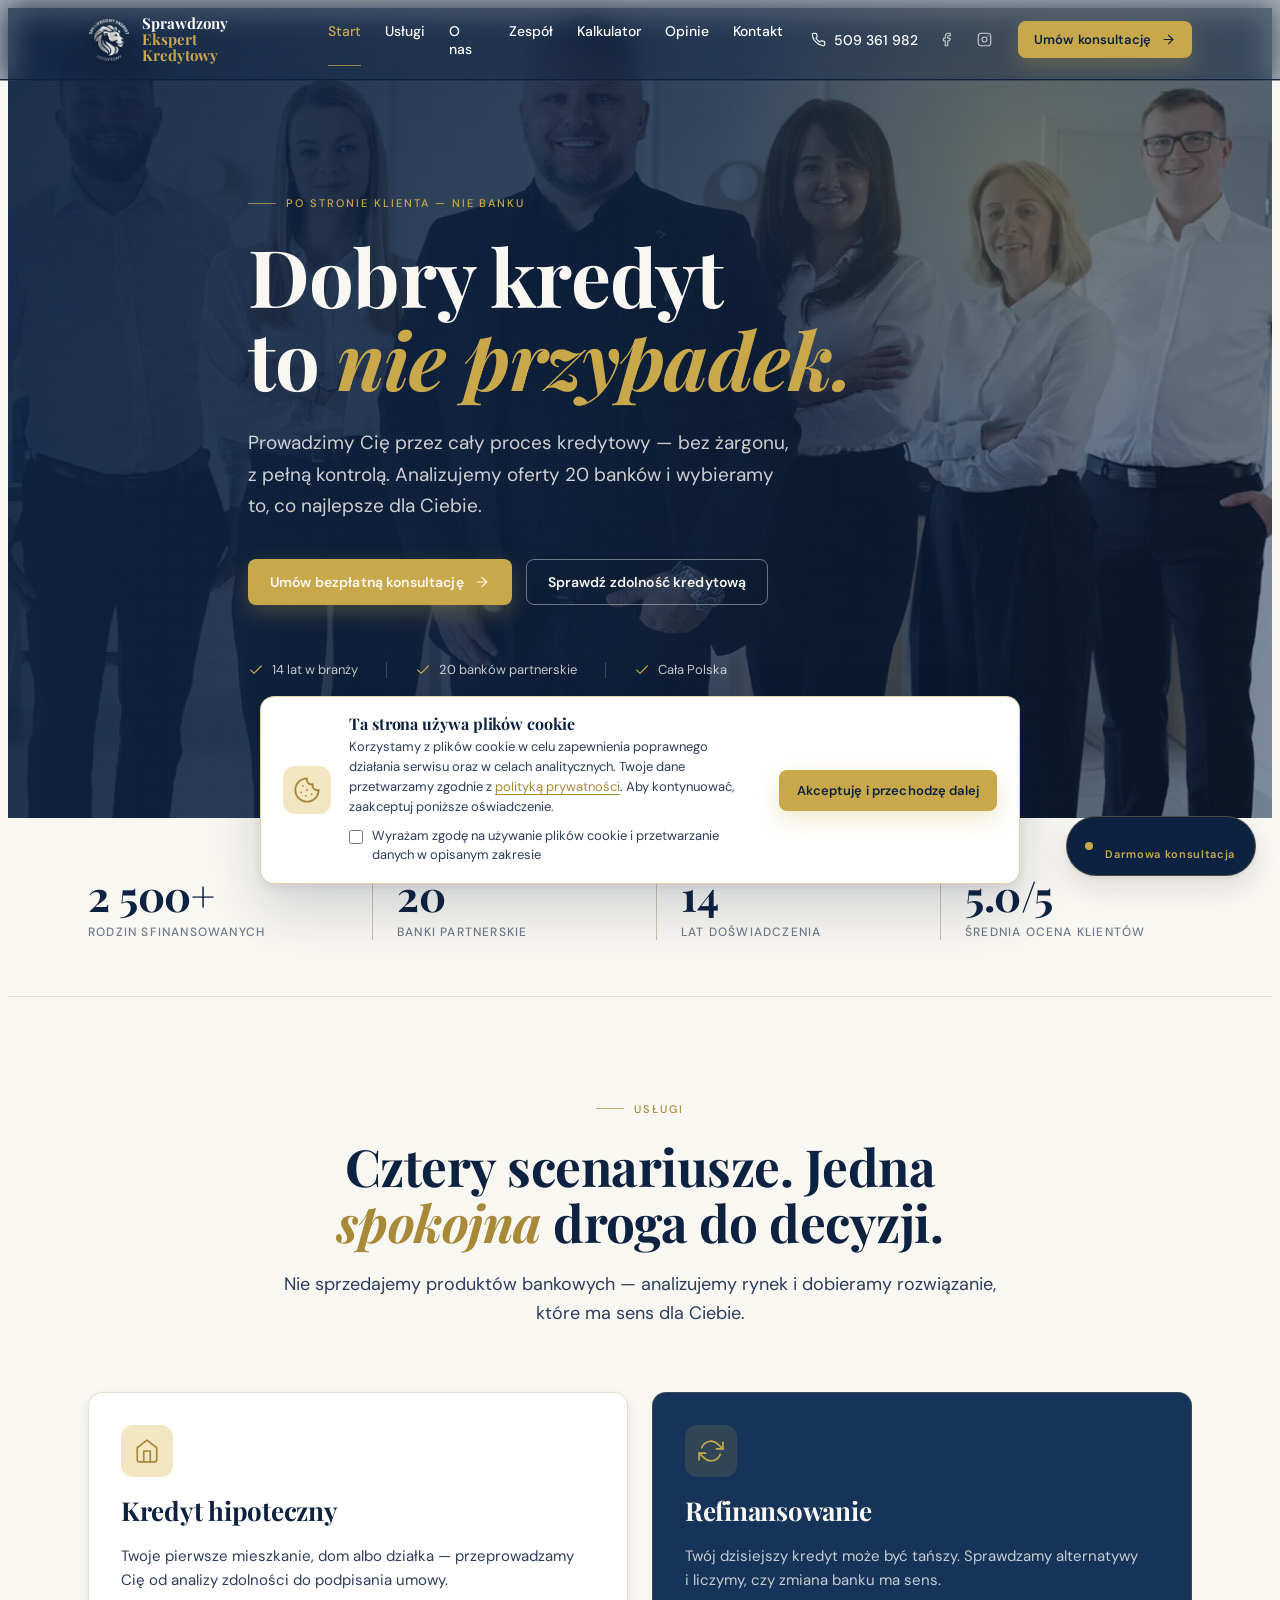
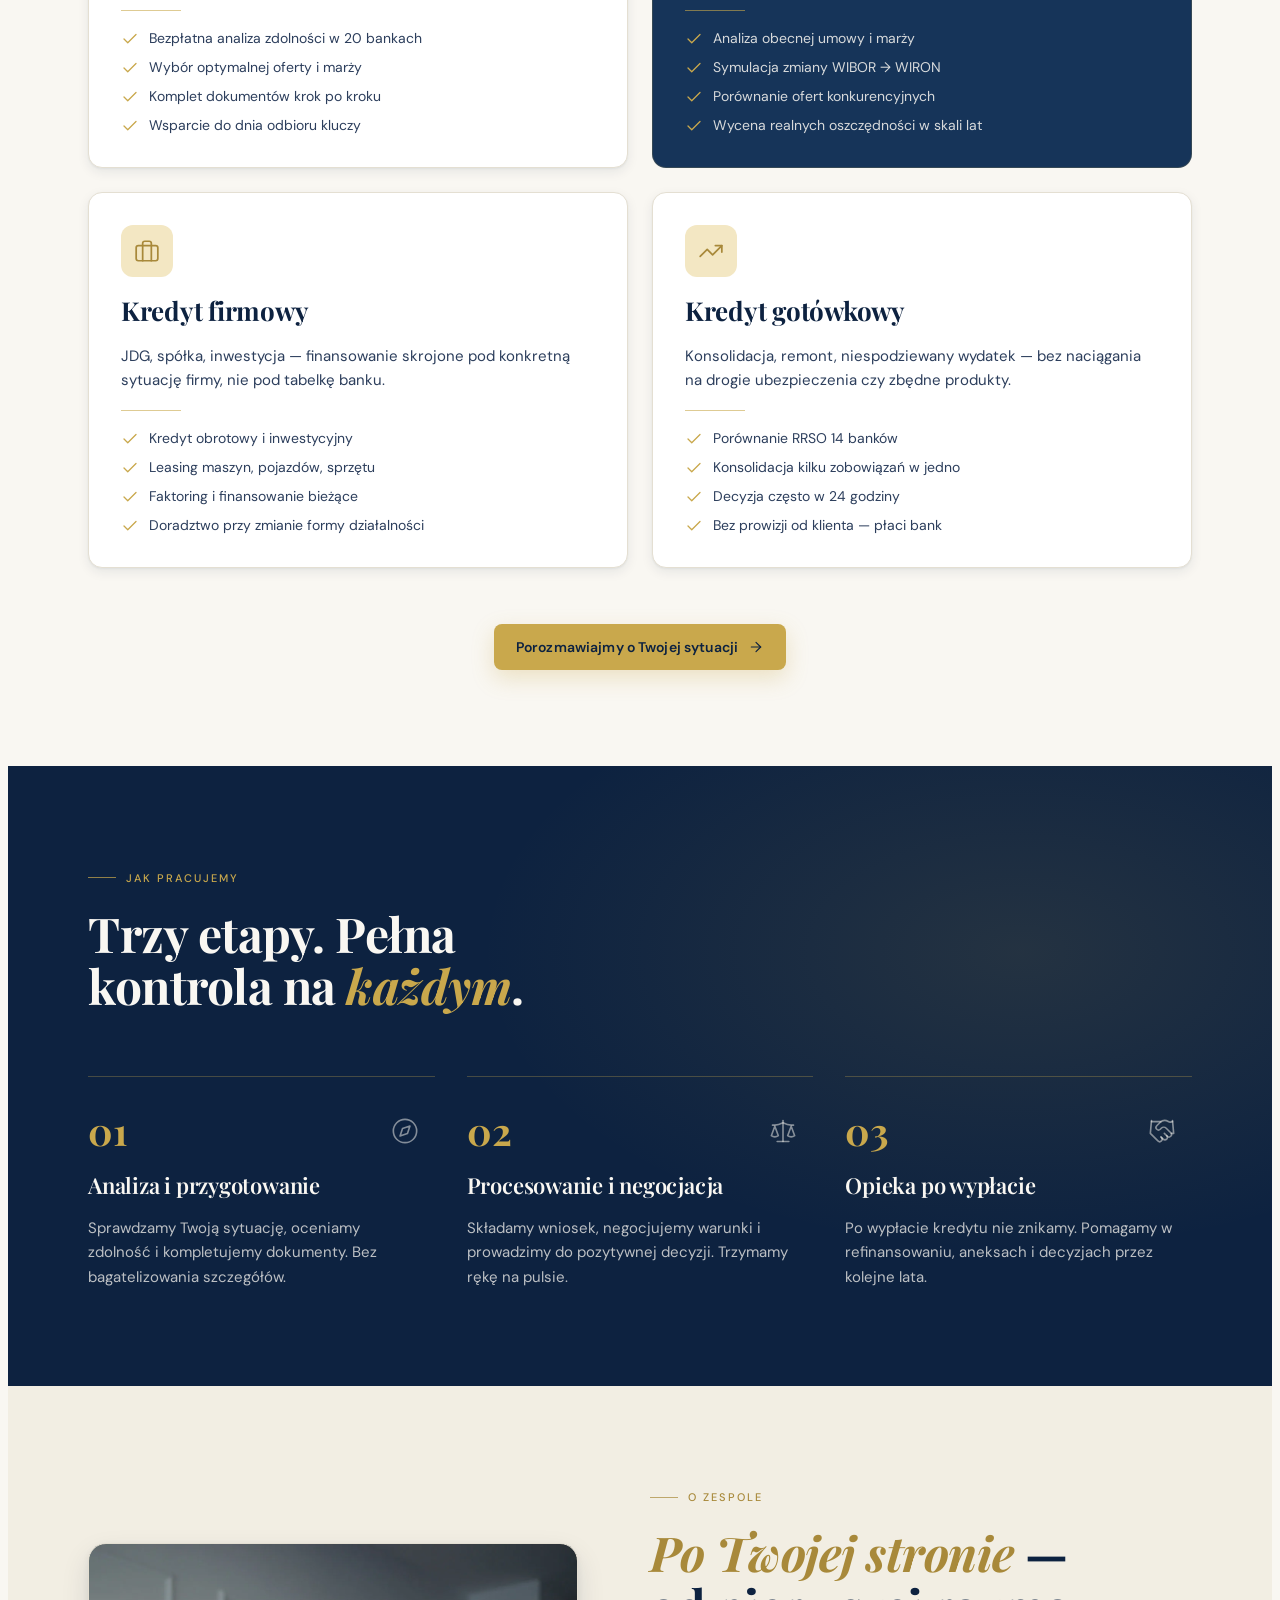
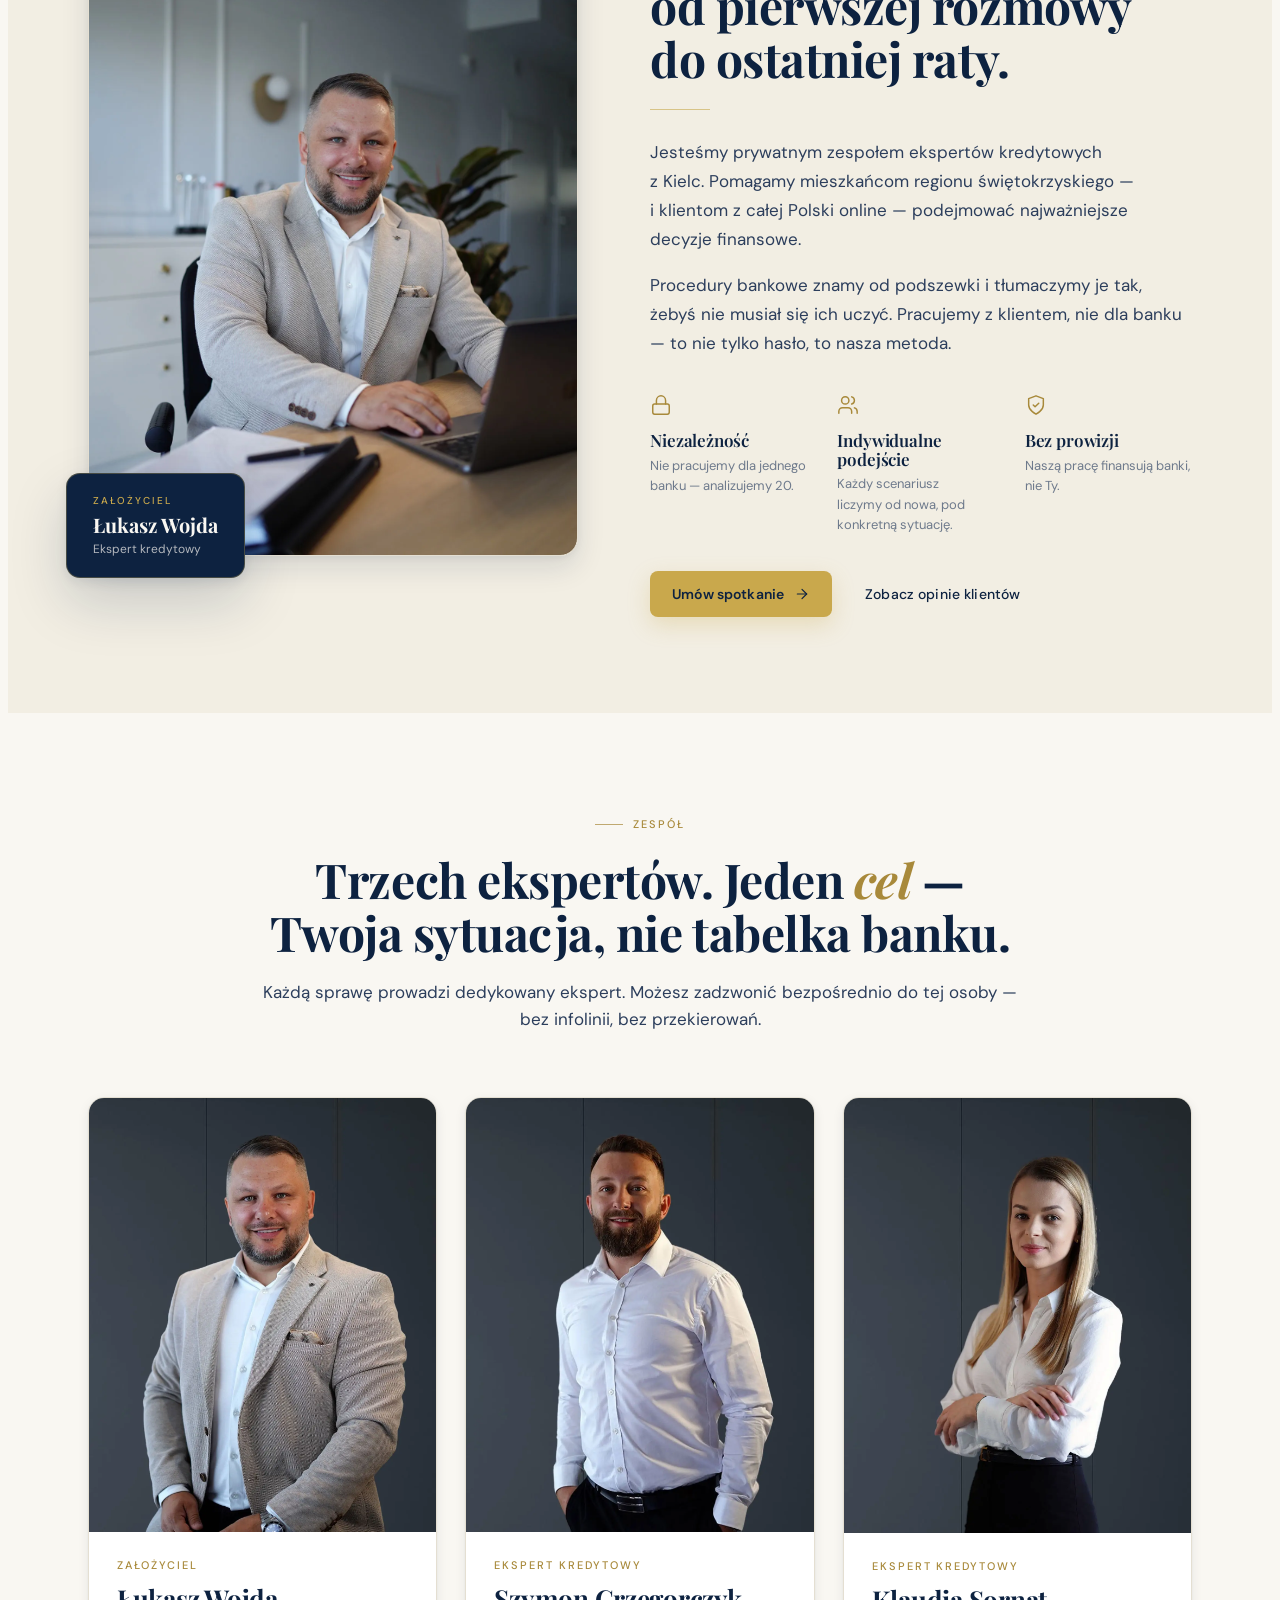
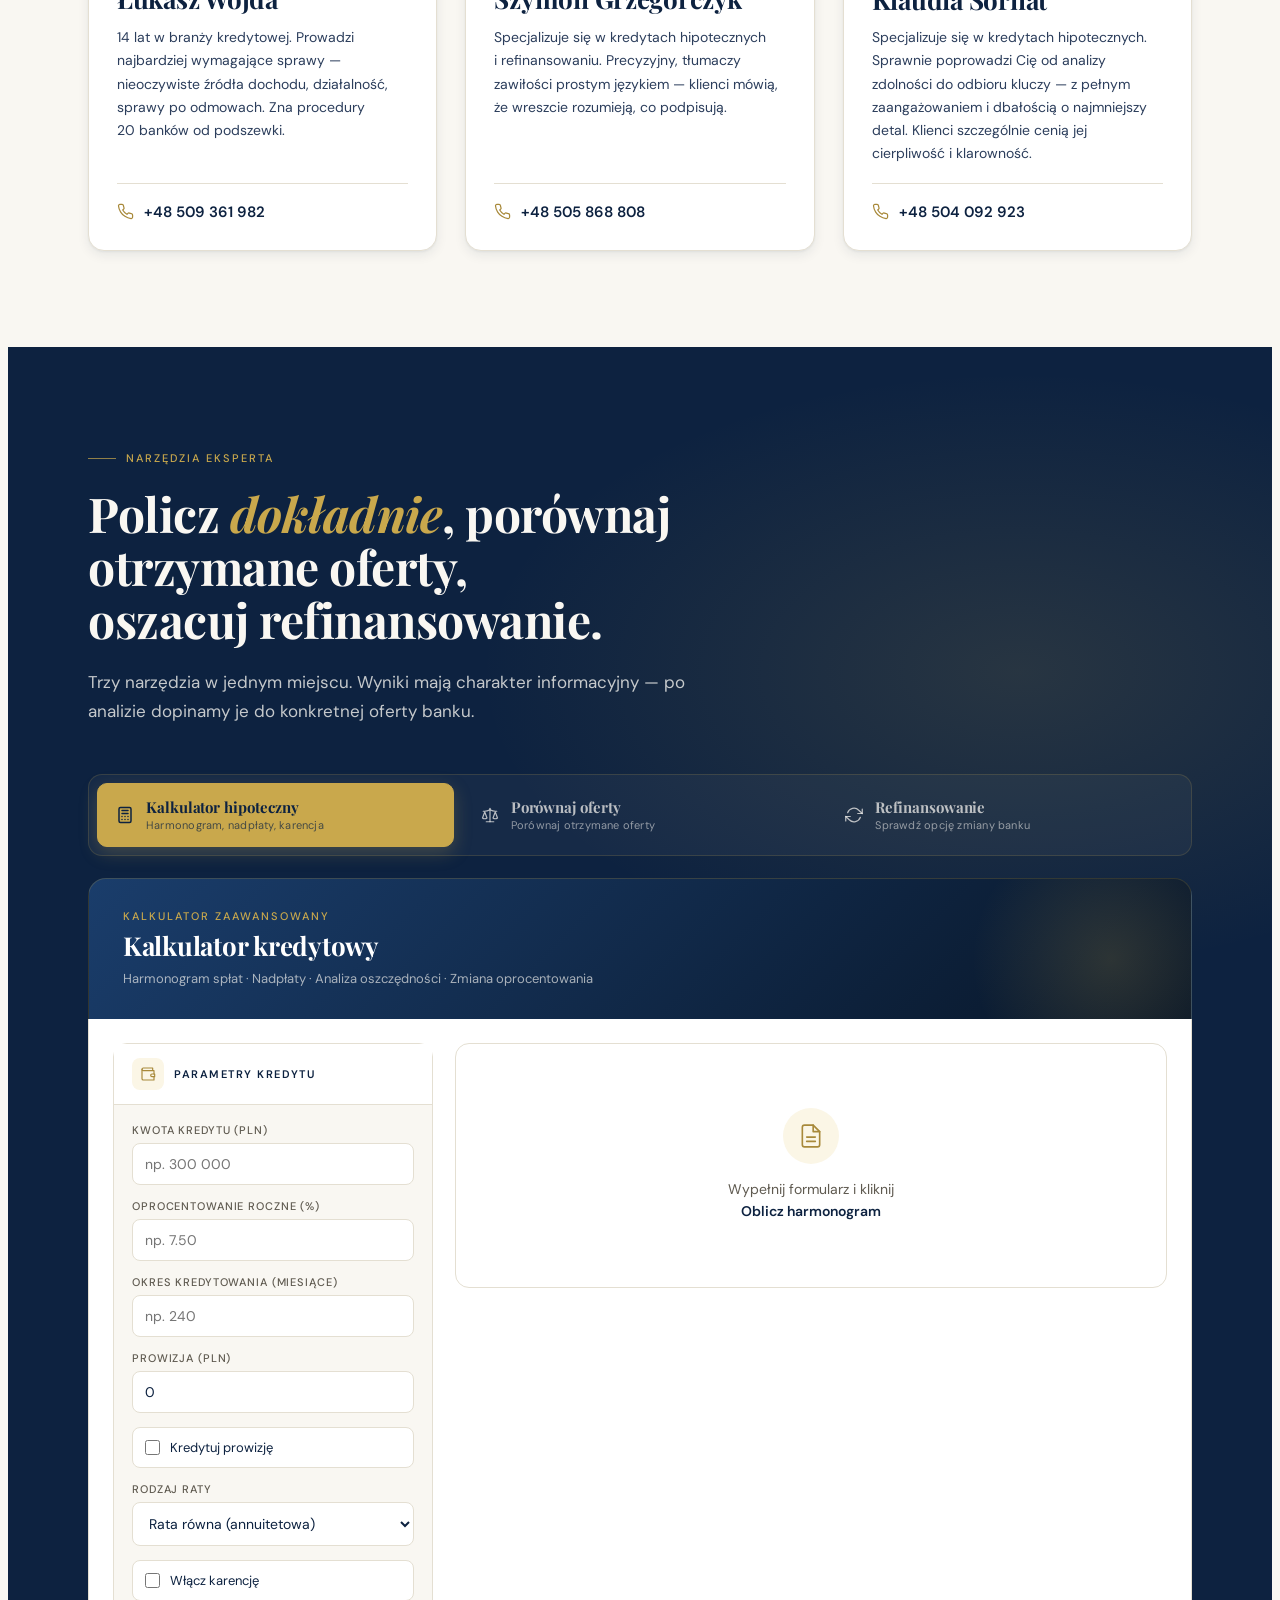
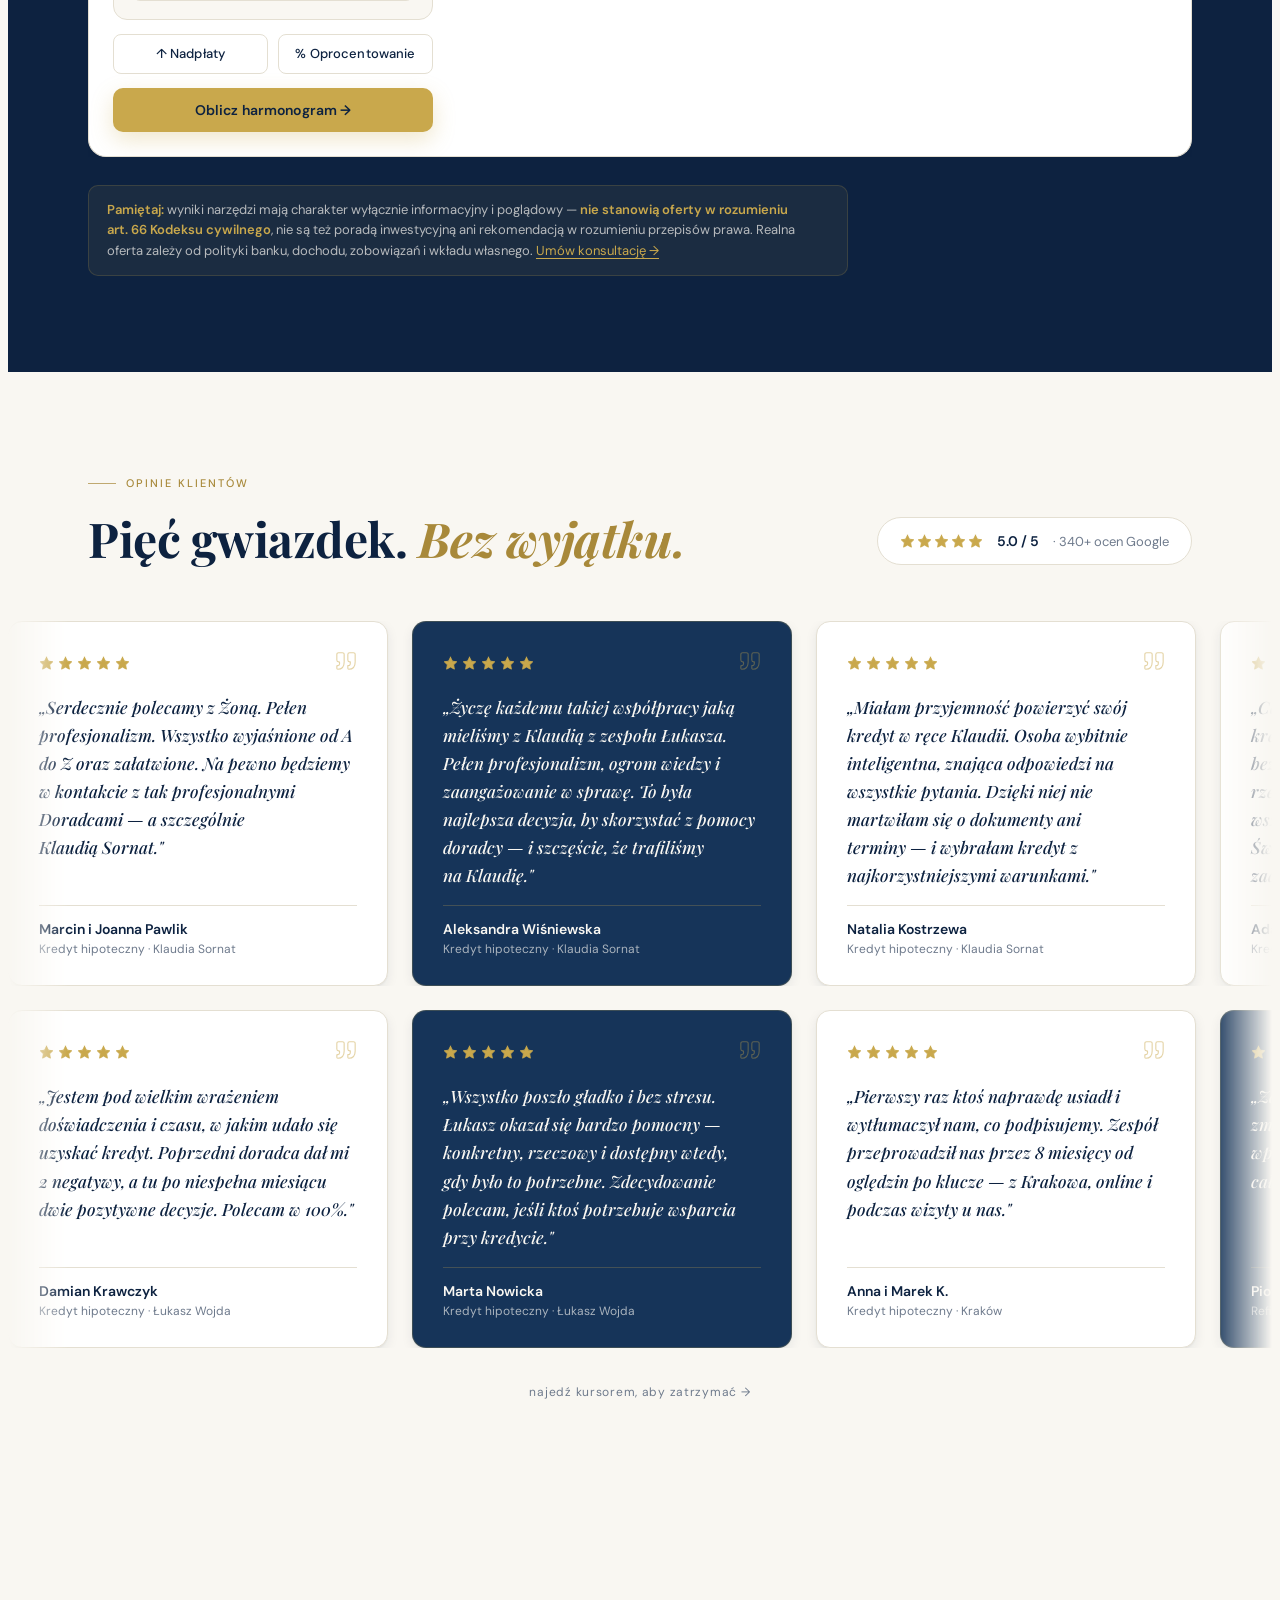
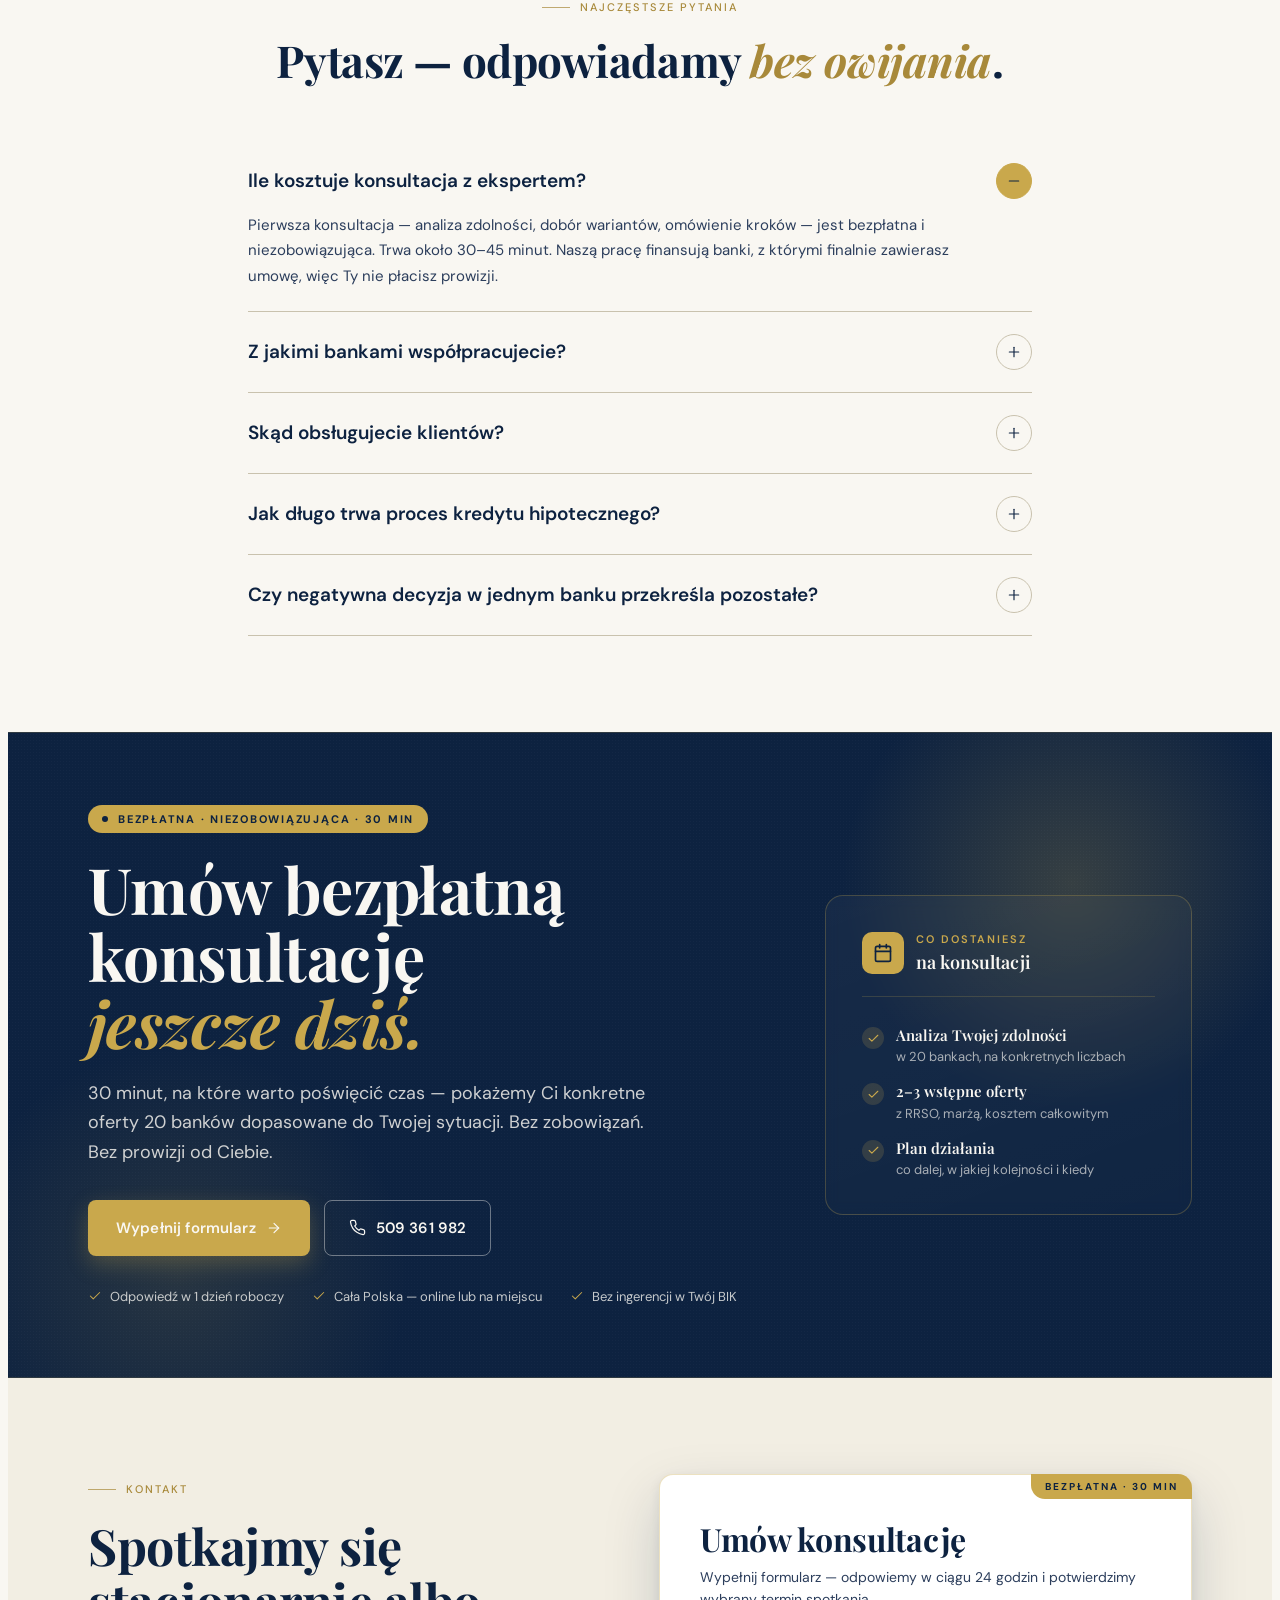
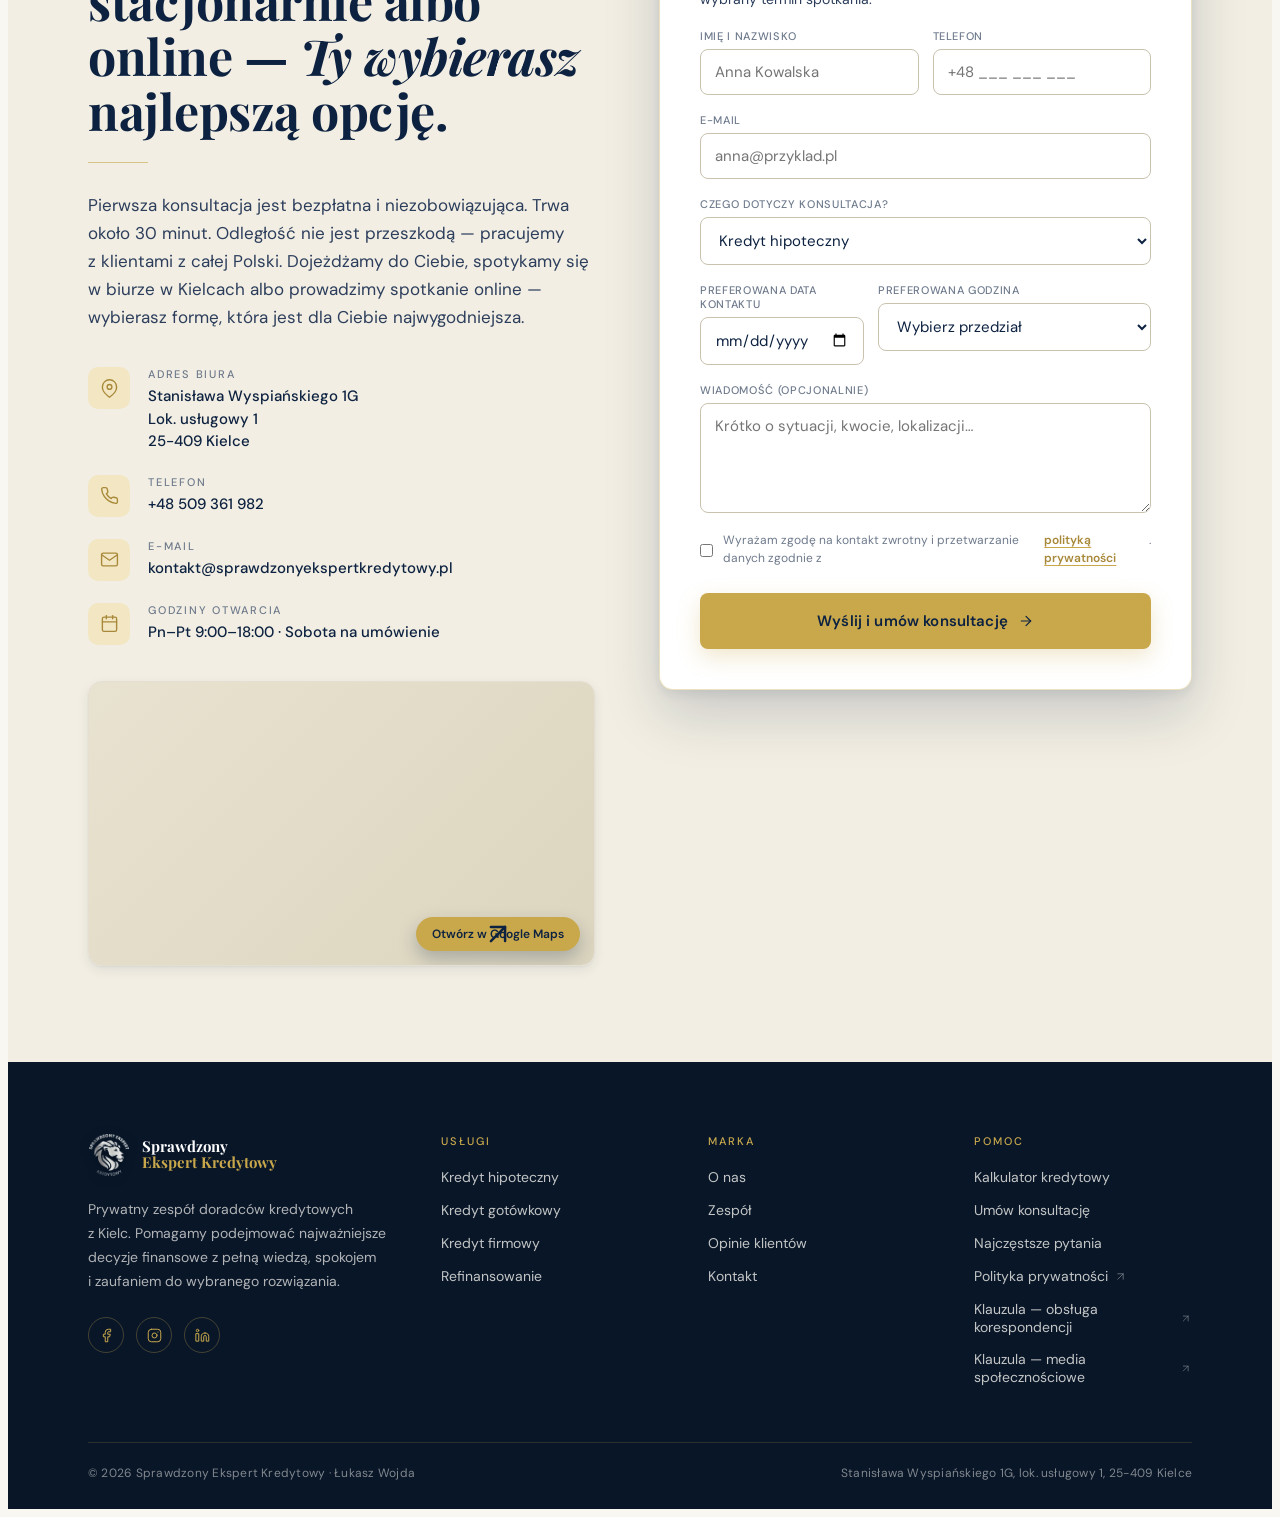
<file: index.html>
<!doctype html>
<html lang="pl">
<head>
  <meta charset="utf-8" />
  <meta name="viewport" content="width=device-width, initial-scale=1" />
  <title>Sprawdzony Ekspert Kredytowy — Łukasz Wojda · Kielce</title>
  <meta name="description" content="Prywatny ekspert kredytowy z Kielc. Kredyt hipoteczny, gotówkowy, firmowy, refinansowanie. Analiza ofert 20 banków. Po stronie klienta — nie banku." />
  <link rel="icon" type="image/png" href="logo-primary.png" />
  <link rel="stylesheet" href="style.css" />
</head>
<body class="sek-root">

<!-- =========================================================================
     NAVBAR
     ========================================================================= -->
<nav class="sek-nav">
  <div class="sek-container sek-nav-inner">
    <a href="#home" class="sek-logo-mark" data-sek-scroll="home">
      <img src="logo-lion-silver.webp" alt="Sprawdzony Ekspert Kredytowy" />
      <span class="sek-lm-text">
        <span class="sek-lm-1">Sprawdzony</span>
        <span class="sek-lm-2">Ekspert Kredytowy</span>
      </span>
    </a>

    <div class="sek-nav-links">
      <a href="#home"     class="sek-nav-link" data-sek-nav="home"     data-sek-scroll="home">Start</a>
      <a href="#services" class="sek-nav-link" data-sek-nav="services" data-sek-scroll="services">Usługi</a>
      <a href="#about"    class="sek-nav-link" data-sek-nav="about"    data-sek-scroll="about">O nas</a>
      <a href="#team"     class="sek-nav-link" data-sek-nav="team"     data-sek-scroll="team">Zespół</a>
      <a href="#calc"     class="sek-nav-link" data-sek-nav="calc"     data-sek-scroll="calc">Kalkulator</a>
      <a href="#reviews"  class="sek-nav-link" data-sek-nav="reviews"  data-sek-scroll="reviews">Opinie</a>
      <a href="#contact"  class="sek-nav-link" data-sek-nav="contact"  data-sek-scroll="contact">Kontakt</a>
    </div>

    <div class="sek-nav-right">
      <a href="tel:+48509361982" class="sek-nav-phone">
        <svg class="sek-icon" width="15" height="15" viewBox="0 0 24 24" fill="none" stroke="currentColor" stroke-width="1.75" stroke-linecap="round" stroke-linejoin="round"><path d="M22 16.92v3a2 2 0 0 1-2.18 2 19.79 19.79 0 0 1-8.63-3.07 19.5 19.5 0 0 1-6-6A19.79 19.79 0 0 1 2.13 4.18 2 2 0 0 1 4.11 2h3a2 2 0 0 1 2 1.72c.13.96.37 1.9.72 2.81a2 2 0 0 1-.45 2.11L8.09 9.91a16 16 0 0 0 6 6l1.27-1.27a2 2 0 0 1 2.11-.45c.91.35 1.85.59 2.81.72A2 2 0 0 1 22 16.92z"/></svg>
        509&nbsp;361&nbsp;982
      </a>
      <div class="sek-nav-socials"><a href="https://www.facebook.com/SprawdzonyEkspertKredytowyPL" target="_blank" rel="noopener" aria-label="Facebook"><svg width="15" height="15" viewBox="0 0 24 24" fill="none" stroke="currentColor" stroke-width="1.75" stroke-linecap="round" stroke-linejoin="round"><path d="M18 2h-3a5 5 0 0 0-5 5v3H7v4h3v8h4v-8h3l1-4h-4V7a1 1 0 0 1 1-1h3z"/></svg></a><a href="https://www.instagram.com/sprawdzonyekspertkredytowy/" target="_blank" rel="noopener" aria-label="Instagram"><svg width="15" height="15" viewBox="0 0 24 24" fill="none" stroke="currentColor" stroke-width="1.75" stroke-linecap="round" stroke-linejoin="round"><rect x="2" y="2" width="20" height="20" rx="5" ry="5"/><path d="M16 11.37A4 4 0 1 1 12.63 8 4 4 0 0 1 16 11.37z"/><line x1="17.5" y1="6.5" x2="17.51" y2="6.5"/></svg></a></div>
      <a href="#contact" class="sek-btn sek-btn-primary" data-sek-scroll="contact" style="padding:10px 16px; font-size:13px">
        Umów konsultację
        <svg width="15" height="15" viewBox="0 0 24 24" fill="none" stroke="currentColor" stroke-width="1.75" stroke-linecap="round" stroke-linejoin="round"><line x1="5" y1="12" x2="19" y2="12"/><polyline points="12 5 19 12 12 19"/></svg>
      </a>
      <button class="sek-nav-burger" aria-label="Menu" aria-expanded="false">
        <svg width="20" height="20" viewBox="0 0 24 24" fill="none" stroke="currentColor" stroke-width="2" stroke-linecap="round" stroke-linejoin="round"><line x1="3" y1="6" x2="21" y2="6"/><line x1="3" y1="12" x2="21" y2="12"/><line x1="3" y1="18" x2="21" y2="18"/></svg>
      </button>
    </div>
  </div>

  <div class="sek-nav-mobile">
    <div class="sek-container sek-nav-mobile-inner">
      <a href="#home"     class="sek-nav-link-mobile" data-sek-scroll="home">Start <svg width="15" height="15" viewBox="0 0 24 24" fill="none" stroke="currentColor" stroke-width="1.75" stroke-linecap="round" stroke-linejoin="round"><line x1="5" y1="12" x2="19" y2="12"/><polyline points="12 5 19 12 12 19"/></svg></a>
      <a href="#services" class="sek-nav-link-mobile" data-sek-scroll="services">Usługi <svg width="15" height="15" viewBox="0 0 24 24" fill="none" stroke="currentColor" stroke-width="1.75" stroke-linecap="round" stroke-linejoin="round"><line x1="5" y1="12" x2="19" y2="12"/><polyline points="12 5 19 12 12 19"/></svg></a>
      <a href="#about"    class="sek-nav-link-mobile" data-sek-scroll="about">O nas <svg width="15" height="15" viewBox="0 0 24 24" fill="none" stroke="currentColor" stroke-width="1.75" stroke-linecap="round" stroke-linejoin="round"><line x1="5" y1="12" x2="19" y2="12"/><polyline points="12 5 19 12 12 19"/></svg></a>
      <a href="#team"     class="sek-nav-link-mobile" data-sek-scroll="team">Zespół <svg width="15" height="15" viewBox="0 0 24 24" fill="none" stroke="currentColor" stroke-width="1.75" stroke-linecap="round" stroke-linejoin="round"><line x1="5" y1="12" x2="19" y2="12"/><polyline points="12 5 19 12 12 19"/></svg></a>
      <a href="#calc"     class="sek-nav-link-mobile" data-sek-scroll="calc">Kalkulator <svg width="15" height="15" viewBox="0 0 24 24" fill="none" stroke="currentColor" stroke-width="1.75" stroke-linecap="round" stroke-linejoin="round"><line x1="5" y1="12" x2="19" y2="12"/><polyline points="12 5 19 12 12 19"/></svg></a>
      <a href="#reviews"  class="sek-nav-link-mobile" data-sek-scroll="reviews">Opinie <svg width="15" height="15" viewBox="0 0 24 24" fill="none" stroke="currentColor" stroke-width="1.75" stroke-linecap="round" stroke-linejoin="round"><line x1="5" y1="12" x2="19" y2="12"/><polyline points="12 5 19 12 12 19"/></svg></a>
      <a href="#contact"  class="sek-nav-link-mobile" data-sek-scroll="contact">Kontakt <svg width="15" height="15" viewBox="0 0 24 24" fill="none" stroke="currentColor" stroke-width="1.75" stroke-linecap="round" stroke-linejoin="round"><line x1="5" y1="12" x2="19" y2="12"/><polyline points="12 5 19 12 12 19"/></svg></a>
      <div class="sek-nav-mobile-foot">
        <a href="tel:+48509361982" style="display:inline-flex; gap:10px; align-items:center; color:var(--cream); font-size:14px; text-decoration:none; padding:8px 0;">
          <svg width="15" height="15" viewBox="0 0 24 24" fill="none" stroke="var(--gold)" stroke-width="1.75" stroke-linecap="round" stroke-linejoin="round"><path d="M22 16.92v3a2 2 0 0 1-2.18 2 19.79 19.79 0 0 1-8.63-3.07 19.5 19.5 0 0 1-6-6A19.79 19.79 0 0 1 2.13 4.18 2 2 0 0 1 4.11 2h3a2 2 0 0 1 2 1.72c.13.96.37 1.9.72 2.81a2 2 0 0 1-.45 2.11L8.09 9.91a16 16 0 0 0 6 6l1.27-1.27a2 2 0 0 1 2.11-.45c.91.35 1.85.59 2.81.72A2 2 0 0 1 22 16.92z"/></svg>
          +48 509 361 982
        </a>
        <a href="#contact" class="sek-btn sek-btn-primary" data-sek-scroll="contact" style="justify-content:center; padding:14px 18px;">Umów konsultację</a>
      </div>
    </div>
  </div>
</nav>

<!-- =========================================================================
     HERO
     ========================================================================= -->
<section id="home" class="sek-hero">
  <div class="sek-hero-bg"></div>
  <div class="sek-hero-tint"></div>
  <div class="sek-hero-glow"></div>
  <div class="sek-hero-grain"></div>
  <div class="sek-container sek-hero-grid sek-hero-grid-single">
    <div>
      <span class="sek-eyebrow on-navy">Po stronie klienta — nie banku</span>
      <h1>Dobry kredyt to&nbsp;<em>nie&nbsp;przypadek.</em></h1>
      <p class="lead">Prowadzimy Cię przez cały proces kredytowy — bez&nbsp;żargonu, z&nbsp;pełną kontrolą. Analizujemy oferty 20&nbsp;banków i&nbsp;wybieramy to, co najlepsze dla Ciebie.</p>
      <div class="sek-hero-ctas">
        <a href="#contact" class="sek-btn sek-btn-primary" data-sek-scroll="contact">
          Umów bezpłatną konsultację
          <svg width="16" height="16" viewBox="0 0 24 24" fill="none" stroke="currentColor" stroke-width="1.75" stroke-linecap="round" stroke-linejoin="round"><line x1="5" y1="12" x2="19" y2="12"/><polyline points="12 5 19 12 12 19"/></svg>
        </a>
        <a href="#calc" class="sek-btn sek-btn-outline" data-sek-scroll="calc">Sprawdź zdolność kredytową</a>
      </div>
      <div class="sek-hero-meta">
        <div class="sek-hero-meta-item">
          <svg width="16" height="16" viewBox="0 0 24 24" fill="none" stroke="var(--gold)" stroke-width="1.75" stroke-linecap="round" stroke-linejoin="round"><polyline points="20 6 9 17 4 12"/></svg>
          14 lat w branży
        </div>
        <div class="sek-hero-meta-sep"></div>
        <div class="sek-hero-meta-item">
          <svg width="16" height="16" viewBox="0 0 24 24" fill="none" stroke="var(--gold)" stroke-width="1.75" stroke-linecap="round" stroke-linejoin="round"><polyline points="20 6 9 17 4 12"/></svg>
          20 banków partnerskie
        </div>
        <div class="sek-hero-meta-sep"></div>
        <div class="sek-hero-meta-item">
          <svg width="16" height="16" viewBox="0 0 24 24" fill="none" stroke="var(--gold)" stroke-width="1.75" stroke-linecap="round" stroke-linejoin="round"><polyline points="20 6 9 17 4 12"/></svg>
          Cała Polska
        </div>
      </div>
    </div>
  </div>
</section>

<!-- =========================================================================
     TRUST STRIP
     ========================================================================= -->
<section class="sek-trust">
  <div class="sek-trust-grid">
    <div class="sek-trust-item">
      <span class="sek-num">2 500+</span>
      <span class="sek-trust-lbl">rodzin sfinansowanych</span>
    </div>
    <div class="sek-trust-item">
      <span class="sek-num">20</span>
      <span class="sek-trust-lbl">banki partnerskie</span>
    </div>
    <div class="sek-trust-item">
      <span class="sek-num">14</span>
      <span class="sek-trust-lbl">lat doświadczenia</span>
    </div>
    <div class="sek-trust-item">
      <span class="sek-num">5.0/5</span>
      <span class="sek-trust-lbl">średnia ocena klientów</span>
    </div>
  </div>
</section>

<!-- =========================================================================
     SERVICES
     ========================================================================= -->
<section id="services" class="sek-pad">
  <div class="sek-container">
    <div class="sek-services-head">
      <span class="sek-eyebrow sek-eyebrow-center">Usługi</span>
      <h2>Cztery scenariusze. Jedna <em>spokojna</em> droga do&nbsp;decyzji.</h2>
      <p>Nie sprzedajemy produktów bankowych — analizujemy rynek i&nbsp;dobieramy rozwiązanie, które ma sens dla&nbsp;Ciebie.</p>
    </div>
    <div class="sek-services-grid">
      <article class="sek-card sek-service">
        <div class="sek-service-icon"><svg width="26" height="26" viewBox="0 0 24 24" fill="none" stroke="currentColor" stroke-width="1.6" stroke-linecap="round" stroke-linejoin="round"><path d="M3 9l9-7 9 7v11a2 2 0 0 1-2 2H5a2 2 0 0 1-2-2z"/><polyline points="9 22 9 12 15 12 15 22"/></svg></div>
        <h3>Kredyt hipoteczny</h3>
        <p>Twoje pierwsze mieszkanie, dom albo działka — przeprowadzamy Cię od&nbsp;analizy zdolności do&nbsp;podpisania umowy.</p>
        <hr class="sek-divider-gold">
        <ul>
          <li><svg width="18" height="18" viewBox="0 0 24 24" fill="none" stroke="var(--gold)" stroke-width="1.75" stroke-linecap="round" stroke-linejoin="round"><polyline points="20 6 9 17 4 12"/></svg><span>Bezpłatna analiza zdolności w 20 bankach</span></li>
          <li><svg width="18" height="18" viewBox="0 0 24 24" fill="none" stroke="var(--gold)" stroke-width="1.75" stroke-linecap="round" stroke-linejoin="round"><polyline points="20 6 9 17 4 12"/></svg><span>Wybór optymalnej oferty i marży</span></li>
          <li><svg width="18" height="18" viewBox="0 0 24 24" fill="none" stroke="var(--gold)" stroke-width="1.75" stroke-linecap="round" stroke-linejoin="round"><polyline points="20 6 9 17 4 12"/></svg><span>Komplet dokumentów krok po kroku</span></li>
          <li><svg width="18" height="18" viewBox="0 0 24 24" fill="none" stroke="var(--gold)" stroke-width="1.75" stroke-linecap="round" stroke-linejoin="round"><polyline points="20 6 9 17 4 12"/></svg><span>Wsparcie do dnia odbioru kluczy</span></li>
        </ul>
      </article>
      <article class="sek-card-dark sek-service">
        <div class="sek-service-icon"><svg width="26" height="26" viewBox="0 0 24 24" fill="none" stroke="currentColor" stroke-width="1.6" stroke-linecap="round" stroke-linejoin="round"><polyline points="23 4 23 10 17 10"/><polyline points="1 20 1 14 7 14"/><path d="M3.51 9a9 9 0 0 1 14.85-3.36L23 10M1 14l4.64 4.36A9 9 0 0 0 20.49 15"/></svg></div>
        <h3>Refinansowanie</h3>
        <p>Twój dzisiejszy kredyt może być tańszy. Sprawdzamy alternatywy i&nbsp;liczymy, czy zmiana banku ma sens.</p>
        <hr class="sek-divider-gold">
        <ul>
          <li><svg width="18" height="18" viewBox="0 0 24 24" fill="none" stroke="var(--gold)" stroke-width="1.75" stroke-linecap="round" stroke-linejoin="round"><polyline points="20 6 9 17 4 12"/></svg><span>Analiza obecnej umowy i marży</span></li>
          <li><svg width="18" height="18" viewBox="0 0 24 24" fill="none" stroke="var(--gold)" stroke-width="1.75" stroke-linecap="round" stroke-linejoin="round"><polyline points="20 6 9 17 4 12"/></svg><span>Symulacja zmiany WIBOR → WIRON</span></li>
          <li><svg width="18" height="18" viewBox="0 0 24 24" fill="none" stroke="var(--gold)" stroke-width="1.75" stroke-linecap="round" stroke-linejoin="round"><polyline points="20 6 9 17 4 12"/></svg><span>Porównanie ofert konkurencyjnych</span></li>
          <li><svg width="18" height="18" viewBox="0 0 24 24" fill="none" stroke="var(--gold)" stroke-width="1.75" stroke-linecap="round" stroke-linejoin="round"><polyline points="20 6 9 17 4 12"/></svg><span>Wycena realnych oszczędności w skali lat</span></li>
        </ul>
      </article>
      <article class="sek-card sek-service">
        <div class="sek-service-icon"><svg width="26" height="26" viewBox="0 0 24 24" fill="none" stroke="currentColor" stroke-width="1.6" stroke-linecap="round" stroke-linejoin="round"><rect x="2" y="7" width="20" height="14" rx="2"/><path d="M16 21V5a2 2 0 0 0-2-2h-4a2 2 0 0 0-2 2v16"/></svg></div>
        <h3>Kredyt firmowy</h3>
        <p>JDG, spółka, inwestycja — finansowanie skrojone pod konkretną sytuację firmy, nie pod tabelkę banku.</p>
        <hr class="sek-divider-gold">
        <ul>
          <li><svg width="18" height="18" viewBox="0 0 24 24" fill="none" stroke="var(--gold)" stroke-width="1.75" stroke-linecap="round" stroke-linejoin="round"><polyline points="20 6 9 17 4 12"/></svg><span>Kredyt obrotowy i inwestycyjny</span></li>
          <li><svg width="18" height="18" viewBox="0 0 24 24" fill="none" stroke="var(--gold)" stroke-width="1.75" stroke-linecap="round" stroke-linejoin="round"><polyline points="20 6 9 17 4 12"/></svg><span>Leasing maszyn, pojazdów, sprzętu</span></li>
          <li><svg width="18" height="18" viewBox="0 0 24 24" fill="none" stroke="var(--gold)" stroke-width="1.75" stroke-linecap="round" stroke-linejoin="round"><polyline points="20 6 9 17 4 12"/></svg><span>Faktoring i finansowanie bieżące</span></li>
          <li><svg width="18" height="18" viewBox="0 0 24 24" fill="none" stroke="var(--gold)" stroke-width="1.75" stroke-linecap="round" stroke-linejoin="round"><polyline points="20 6 9 17 4 12"/></svg><span>Doradztwo przy zmianie formy działalności</span></li>
        </ul>
      </article>
      <article class="sek-card sek-service">
        <div class="sek-service-icon"><svg width="26" height="26" viewBox="0 0 24 24" fill="none" stroke="currentColor" stroke-width="1.6" stroke-linecap="round" stroke-linejoin="round"><polyline points="22 7 13.5 15.5 8.5 10.5 2 17"/><polyline points="16 7 22 7 22 13"/></svg></div>
        <h3>Kredyt gotówkowy</h3>
        <p>Konsolidacja, remont, niespodziewany wydatek — bez naciągania na drogie ubezpieczenia czy zbędne produkty.</p>
        <hr class="sek-divider-gold">
        <ul>
          <li><svg width="18" height="18" viewBox="0 0 24 24" fill="none" stroke="var(--gold)" stroke-width="1.75" stroke-linecap="round" stroke-linejoin="round"><polyline points="20 6 9 17 4 12"/></svg><span>Porównanie RRSO 14 banków</span></li>
          <li><svg width="18" height="18" viewBox="0 0 24 24" fill="none" stroke="var(--gold)" stroke-width="1.75" stroke-linecap="round" stroke-linejoin="round"><polyline points="20 6 9 17 4 12"/></svg><span>Konsolidacja kilku zobowiązań w jedno</span></li>
          <li><svg width="18" height="18" viewBox="0 0 24 24" fill="none" stroke="var(--gold)" stroke-width="1.75" stroke-linecap="round" stroke-linejoin="round"><polyline points="20 6 9 17 4 12"/></svg><span>Decyzja często w 24 godziny</span></li>
          <li><svg width="18" height="18" viewBox="0 0 24 24" fill="none" stroke="var(--gold)" stroke-width="1.75" stroke-linecap="round" stroke-linejoin="round"><polyline points="20 6 9 17 4 12"/></svg><span>Bez prowizji od klienta — płaci bank</span></li>
        </ul>
      </article>
    </div>
    <div class="sek-services-cta">
      <a href="#contact" class="sek-btn sek-btn-primary" data-sek-scroll="contact">
        Porozmawiajmy o Twojej sytuacji <svg width="16" height="16" viewBox="0 0 24 24" fill="none" stroke="currentColor" stroke-width="1.75" stroke-linecap="round" stroke-linejoin="round"><line x1="5" y1="12" x2="19" y2="12"/><polyline points="12 5 19 12 12 19"/></svg>
      </a>
    </div>
  </div>
</section>

<!-- =========================================================================
     WHY US
     ========================================================================= -->
<section class="sek-pad sek-why">
  <div class="sek-why-glow"></div>
  <div class="sek-container">
    <div class="sek-why-head">
      <span class="sek-eyebrow on-navy">Jak pracujemy</span>
      <h2>Trzy etapy. Pełna kontrola na <em>każdym</em>.</h2>
    </div>
    <div class="sek-why-grid">
      <div class="sek-why-step">
        <div class="sek-why-step-head">
          <span class="sek-why-step-num">01</span>
          <svg width="28" height="28" viewBox="0 0 24 24" fill="none" stroke="rgba(249,247,242,0.5)" stroke-width="1.4" stroke-linecap="round" stroke-linejoin="round"><circle cx="12" cy="12" r="10"/><polygon points="16.24 7.76 14.12 14.12 7.76 16.24 9.88 9.88 16.24 7.76"/></svg>
        </div>
        <h3>Analiza i przygotowanie</h3>
        <p>Sprawdzamy Twoją sytuację, oceniamy zdolność i kompletujemy dokumenty. Bez bagatelizowania szczegółów.</p>
      </div>
      <div class="sek-why-step">
        <div class="sek-why-step-head">
          <span class="sek-why-step-num">02</span>
          <svg width="28" height="28" viewBox="0 0 24 24" fill="none" stroke="rgba(249,247,242,0.5)" stroke-width="1.4" stroke-linecap="round" stroke-linejoin="round"><path d="m16 16 3-8 3 8c-.87.65-1.92 1-3 1s-2.13-.35-3-1Z"/><path d="m2 16 3-8 3 8c-.87.65-1.92 1-3 1s-2.13-.35-3-1Z"/><path d="M7 21h10"/><path d="M12 3v18"/><path d="M3 7h2c2 0 5-1 7-2 2 1 5 2 7 2h2"/></svg>
        </div>
        <h3>Procesowanie i negocjacja</h3>
        <p>Składamy wniosek, negocjujemy warunki i prowadzimy do pozytywnej decyzji. Trzymamy rękę na pulsie.</p>
      </div>
      <div class="sek-why-step">
        <div class="sek-why-step-head">
          <span class="sek-why-step-num">03</span>
          <svg width="28" height="28" viewBox="0 0 24 24" fill="none" stroke="rgba(249,247,242,0.5)" stroke-width="1.4" stroke-linecap="round" stroke-linejoin="round"><path d="m11 17 2 2a1 1 0 1 0 3-3"/><path d="m14 14 2.5 2.5a1 1 0 1 0 3-3l-3.88-3.88a3 3 0 0 0-4.24 0l-.88.88a1 1 0 1 1-3-3l2.81-2.81a5.79 5.79 0 0 1 7.06-.87l.47.28a2 2 0 0 0 1.42.25L21 4"/><path d="m21 3 1 11h-2"/><path d="M3 3 2 14l6.5 6.5a1 1 0 1 0 3-3"/><path d="M3 4h8"/></svg>
        </div>
        <h3>Opieka po wypłacie</h3>
        <p>Po wypłacie kredytu nie znikamy. Pomagamy w refinansowaniu, aneksach i decyzjach przez kolejne lata.</p>
      </div>
    </div>
  </div>
</section>

<!-- =========================================================================
     ABOUT
     ========================================================================= -->
<section id="about" class="sek-pad sek-about">
  <div class="sek-container sek-about-grid">
    <div class="sek-about-photo">
      <div class="sek-about-photo-img"></div>
      <div class="sek-about-badge">
        <div class="sek-eye">Założyciel</div>
        <div class="sek-name">Łukasz Wojda</div>
        <div class="sek-role">Ekspert kredytowy</div>
      </div>
    </div>
    <div>
      <span class="sek-eyebrow">O zespole</span>
      <h2><em>Po Twojej stronie</em> — od pierwszej rozmowy do&nbsp;ostatniej raty.</h2>
      <hr class="sek-divider-gold" style="margin-bottom:28px">
      <p>Jesteśmy prywatnym zespołem ekspertów kredytowych z&nbsp;Kielc. Pomagamy mieszkańcom regionu świętokrzyskiego — i&nbsp;klientom z&nbsp;całej Polski online — podejmować najważniejsze decyzje finansowe.</p>
      <p>Procedury bankowe znamy od&nbsp;podszewki i&nbsp;tłumaczymy je tak, żebyś nie musiał się ich uczyć. Pracujemy z&nbsp;klientem, nie&nbsp;dla&nbsp;banku — to nie tylko hasło, to nasza metoda.</p>
      <div class="sek-about-pillars">
        <div class="sek-about-pillar"><svg width="22" height="22" viewBox="0 0 24 24" fill="none" stroke="currentColor" stroke-width="1.6" stroke-linecap="round" stroke-linejoin="round"><rect x="3" y="11" width="18" height="11" rx="2" ry="2"/><path d="M7 11V7a5 5 0 0 1 10 0v4"/></svg><h4>Niezależność</h4><p>Nie pracujemy dla jednego banku — analizujemy 20.</p></div>
        <div class="sek-about-pillar"><svg width="22" height="22" viewBox="0 0 24 24" fill="none" stroke="currentColor" stroke-width="1.6" stroke-linecap="round" stroke-linejoin="round"><path d="M16 21v-2a4 4 0 0 0-4-4H6a4 4 0 0 0-4 4v2"/><circle cx="9" cy="7" r="4"/><path d="M22 21v-2a4 4 0 0 0-3-3.87"/><path d="M16 3.13a4 4 0 0 1 0 7.75"/></svg><h4>Indywidualne podejście</h4><p>Każdy scenariusz liczymy od nowa, pod konkretną sytuację.</p></div>
        <div class="sek-about-pillar"><svg width="22" height="22" viewBox="0 0 24 24" fill="none" stroke="currentColor" stroke-width="1.6" stroke-linecap="round" stroke-linejoin="round"><path d="M12 22s8-4 8-10V5l-8-3-8 3v7c0 6 8 10 8 10z"/><path d="m9 12 2 2 4-4"/></svg><h4>Bez prowizji</h4><p>Naszą pracę finansują banki, nie Ty.</p></div>
      </div>
      <div class="sek-about-cta">
        <a href="#contact" class="sek-btn sek-btn-primary" data-sek-scroll="contact">Umów spotkanie <svg width="16" height="16" viewBox="0 0 24 24" fill="none" stroke="currentColor" stroke-width="1.75" stroke-linecap="round" stroke-linejoin="round"><line x1="5" y1="12" x2="19" y2="12"/><polyline points="12 5 19 12 12 19"/></svg></a>
        <a href="#reviews" class="sek-btn sek-btn-ghost" data-sek-scroll="reviews">Zobacz opinie klientów</a>
      </div>
    </div>
  </div>
</section>

<!-- =========================================================================
     TEAM (3 ekspertów)
     ========================================================================= -->
<section id="team" class="sek-pad sek-team">
  <div class="sek-container">
    <div class="sek-team-head">
      <span class="sek-eyebrow sek-eyebrow-center">Zespół</span>
      <h2>Trzech ekspertów. Jeden <em>cel</em> — Twoja sytuacja, nie tabelka banku.</h2>
      <p>Każdą sprawę prowadzi dedykowany ekspert. Możesz zadzwonić bezpośrednio do tej osoby — bez infolinii, bez przekierowań.</p>
    </div>
    <div class="sek-team-grid">
      <article class="sek-team-card">
        <div class="sek-team-photo" style="background-image:url('team-lukasz.webp')"></div>
        <div class="sek-team-body">
          <div class="sek-team-role">Założyciel</div>
          <div class="sek-team-name">Łukasz Wojda</div>
          <p class="sek-team-bio">14&nbsp;lat w&nbsp;branży kredytowej. Prowadzi najbardziej wymagające sprawy — nieoczywiste źródła dochodu, działalność, sprawy po odmowach. Zna procedury 20&nbsp;banków od&nbsp;podszewki.</p>
          <div class="sek-team-contact">
            <a href="tel:+48509361982" class="sek-team-phone">
              <svg width="17" height="17" viewBox="0 0 24 24" fill="none" stroke="currentColor" stroke-width="1.75" stroke-linecap="round" stroke-linejoin="round"><path d="M22 16.92v3a2 2 0 0 1-2.18 2 19.79 19.79 0 0 1-8.63-3.07 19.5 19.5 0 0 1-6-6A19.79 19.79 0 0 1 2.13 4.18 2 2 0 0 1 4.11 2h3a2 2 0 0 1 2 1.72c.13.96.37 1.9.72 2.81a2 2 0 0 1-.45 2.11L8.09 9.91a16 16 0 0 0 6 6l1.27-1.27a2 2 0 0 1 2.11-.45c.91.35 1.85.59 2.81.72A2 2 0 0 1 22 16.92z"/></svg>
              +48 509 361 982
            </a>
          </div>
        </div>
      </article>
      <article class="sek-team-card">
        <div class="sek-team-photo" style="background-image:url('team-szymon.webp')"></div>
        <div class="sek-team-body">
          <div class="sek-team-role">Ekspert kredytowy</div>
          <div class="sek-team-name">Szymon Grzegorczyk</div>
          <p class="sek-team-bio">Specjalizuje się w&nbsp;kredytach hipotecznych i&nbsp;refinansowaniu. Precyzyjny, tłumaczy zawiłości prostym językiem — klienci mówią, że wreszcie rozumieją, co podpisują.</p>
          <div class="sek-team-contact">
            <a href="tel:+48505868808" class="sek-team-phone">
              <svg width="17" height="17" viewBox="0 0 24 24" fill="none" stroke="currentColor" stroke-width="1.75" stroke-linecap="round" stroke-linejoin="round"><path d="M22 16.92v3a2 2 0 0 1-2.18 2 19.79 19.79 0 0 1-8.63-3.07 19.5 19.5 0 0 1-6-6A19.79 19.79 0 0 1 2.13 4.18 2 2 0 0 1 4.11 2h3a2 2 0 0 1 2 1.72c.13.96.37 1.9.72 2.81a2 2 0 0 1-.45 2.11L8.09 9.91a16 16 0 0 0 6 6l1.27-1.27a2 2 0 0 1 2.11-.45c.91.35 1.85.59 2.81.72A2 2 0 0 1 22 16.92z"/></svg>
              +48 505 868 808
            </a>
          </div>
        </div>
      </article>
      <article class="sek-team-card">
        <div class="sek-team-photo" style="background-image:url('team-klaudia.webp')"></div>
        <div class="sek-team-body">
          <div class="sek-team-role">Ekspert kredytowy</div>
          <div class="sek-team-name">Klaudia Sornat</div>
          <p class="sek-team-bio">Specjalizuje się w&nbsp;kredytach hipotecznych. Sprawnie poprowadzi Cię od&nbsp;analizy zdolności do&nbsp;odbioru kluczy — z&nbsp;pełnym zaangażowaniem i&nbsp;dbałością o&nbsp;najmniejszy detal. Klienci szczególnie cenią jej cierpliwość i&nbsp;klarowność.</p>
          <div class="sek-team-contact">
            <a href="tel:+48504092923" class="sek-team-phone">
              <svg width="17" height="17" viewBox="0 0 24 24" fill="none" stroke="currentColor" stroke-width="1.75" stroke-linecap="round" stroke-linejoin="round"><path d="M22 16.92v3a2 2 0 0 1-2.18 2 19.79 19.79 0 0 1-8.63-3.07 19.5 19.5 0 0 1-6-6A19.79 19.79 0 0 1 2.13 4.18 2 2 0 0 1 4.11 2h3a2 2 0 0 1 2 1.72c.13.96.37 1.9.72 2.81a2 2 0 0 1-.45 2.11L8.09 9.91a16 16 0 0 0 6 6l1.27-1.27a2 2 0 0 1 2.11-.45c.91.35 1.85.59 2.81.72A2 2 0 0 1 22 16.92z"/></svg>
              +48 504 092 923
            </a>
          </div>
        </div>
      </article>
    </div>
  </div>
</section>

<!-- =========================================================================
     NARZĘDZIA (3 zakładki: kalkulator / porównaj banki / refinansowanie)
     ========================================================================= -->
<section id="calc" class="sek-pad sek-calc-section">
  <div class="sek-calc-glow"></div>
  <div class="sek-container">
    <div class="sek-calc-head">
      <span class="sek-eyebrow on-navy">Narzędzia eksperta</span>
      <h2>Policz <em>dokładnie</em>, porównaj otrzymane oferty, oszacuj refinansowanie.</h2>
      <p>Trzy narzędzia w jednym miejscu. Wyniki mają charakter informacyjny — po analizie dopinamy je do&nbsp;konkretnej oferty banku.</p>
    </div>

    <div class="sek-tools-tabs" role="tablist">
      <button class="sek-tool-tab active" role="tab" data-tool="calc">
        <svg width="18" height="18" viewBox="0 0 24 24" fill="none" stroke="currentColor" stroke-width="1.6" stroke-linecap="round" stroke-linejoin="round"><rect x="4" y="2" width="16" height="20" rx="2"/><line x1="8" y1="6" x2="16" y2="6"/><line x1="8" y1="10" x2="16" y2="10"/><line x1="8" y1="14" x2="8" y2="14"/><line x1="12" y1="14" x2="12" y2="14"/><line x1="16" y1="14" x2="16" y2="14"/><line x1="8" y1="18" x2="8" y2="18"/><line x1="12" y1="18" x2="12" y2="18"/><line x1="16" y1="18" x2="16" y2="18"/></svg>
        <span class="sek-tool-tab-text">
          <span class="sek-tool-tab-title">Kalkulator hipoteczny</span>
          <span class="sek-tool-tab-sub">Harmonogram, nadpłaty, karencja</span>
        </span>
      </button>
      <button class="sek-tool-tab" role="tab" data-tool="pkh">
        <svg width="18" height="18" viewBox="0 0 24 24" fill="none" stroke="currentColor" stroke-width="1.6" stroke-linecap="round" stroke-linejoin="round"><path d="m16 16 3-8 3 8c-.87.65-1.92 1-3 1s-2.13-.35-3-1Z"/><path d="m2 16 3-8 3 8c-.87.65-1.92 1-3 1s-2.13-.35-3-1Z"/><path d="M7 21h10"/><path d="M12 3v18"/><path d="M3 7h2c2 0 5-1 7-2 2 1 5 2 7 2h2"/></svg>
        <span class="sek-tool-tab-text">
          <span class="sek-tool-tab-title">Porównaj oferty</span>
          <span class="sek-tool-tab-sub">Porównaj otrzymane oferty</span>
        </span>
      </button>
      <button class="sek-tool-tab" role="tab" data-tool="refi">
        <svg width="18" height="18" viewBox="0 0 24 24" fill="none" stroke="currentColor" stroke-width="1.6" stroke-linecap="round" stroke-linejoin="round"><polyline points="23 4 23 10 17 10"/><polyline points="1 20 1 14 7 14"/><path d="M3.51 9a9 9 0 0 1 14.85-3.36L23 10M1 14l4.64 4.36A9 9 0 0 0 20.49 15"/></svg>
        <span class="sek-tool-tab-text">
          <span class="sek-tool-tab-title">Refinansowanie</span>
          <span class="sek-tool-tab-sub">Sprawdź opcję zmiany banku</span>
        </span>
      </button>
    </div>

    <div id="sek-tool-mount"></div>

    <div class="sek-calc-disclaimer">
      <strong>Pamiętaj:</strong> wyniki narzędzi mają charakter wyłącznie informacyjny i&nbsp;poglądowy — <strong>nie stanowią oferty w&nbsp;rozumieniu art.&nbsp;66 Kodeksu cywilnego</strong>, nie&nbsp;są też poradą inwestycyjną ani rekomendacją w&nbsp;rozumieniu przepisów prawa. Realna oferta zależy od&nbsp;polityki banku, dochodu, zobowiązań i&nbsp;wkładu własnego. <a href="#contact" data-sek-scroll="contact">Umów konsultację →</a>
    </div>
  </div>
</section>

<!-- =========================================================================
     REVIEWS (marquee)
     ========================================================================= -->
<section id="reviews" class="sek-pad sek-reviews">
  <div class="sek-container">
    <div class="sek-reviews-head">
      <div>
        <span class="sek-eyebrow">Opinie klientów</span>
        <h2>Pięć gwiazdek.&nbsp;<em>Bez wyjątku.</em></h2>
      </div>
      <div class="sek-rating-badge">
        <span class="sek-rating-badge-stars"><svg width="15" height="15" viewBox="0 0 24 24" stroke-width="1.4" stroke-linecap="round" stroke-linejoin="round" fill="var(--gold)" stroke="var(--gold)"><polygon points="12 2 15.09 8.26 22 9.27 17 14.14 18.18 21.02 12 17.77 5.82 21.02 7 14.14 2 9.27 8.91 8.26 12 2"/></svg><svg width="15" height="15" viewBox="0 0 24 24" stroke-width="1.4" stroke-linecap="round" stroke-linejoin="round" fill="var(--gold)" stroke="var(--gold)"><polygon points="12 2 15.09 8.26 22 9.27 17 14.14 18.18 21.02 12 17.77 5.82 21.02 7 14.14 2 9.27 8.91 8.26 12 2"/></svg><svg width="15" height="15" viewBox="0 0 24 24" stroke-width="1.4" stroke-linecap="round" stroke-linejoin="round" fill="var(--gold)" stroke="var(--gold)"><polygon points="12 2 15.09 8.26 22 9.27 17 14.14 18.18 21.02 12 17.77 5.82 21.02 7 14.14 2 9.27 8.91 8.26 12 2"/></svg><svg width="15" height="15" viewBox="0 0 24 24" stroke-width="1.4" stroke-linecap="round" stroke-linejoin="round" fill="var(--gold)" stroke="var(--gold)"><polygon points="12 2 15.09 8.26 22 9.27 17 14.14 18.18 21.02 12 17.77 5.82 21.02 7 14.14 2 9.27 8.91 8.26 12 2"/></svg><svg width="15" height="15" viewBox="0 0 24 24" stroke-width="1.4" stroke-linecap="round" stroke-linejoin="round" fill="var(--gold)" stroke="var(--gold)"><polygon points="12 2 15.09 8.26 22 9.27 17 14.14 18.18 21.02 12 17.77 5.82 21.02 7 14.14 2 9.27 8.91 8.26 12 2"/></svg></span>
        <span class="sek-rating-badge-value">5.0 / 5</span>
        <span class="sek-rating-badge-sub">· 340+ ocen Google</span>
      </div>
    </div>
  </div>
  <div class="sek-marquee"><div class="sek-marquee-track left"><article class="sek-review">
    <div class="sek-review-head"><span class="sek-review-stars"><svg width="15" height="15" viewBox="0 0 24 24" stroke-width="1.4" stroke-linecap="round" stroke-linejoin="round" fill="var(--gold)" stroke="var(--gold)"><polygon points="12 2 15.09 8.26 22 9.27 17 14.14 18.18 21.02 12 17.77 5.82 21.02 7 14.14 2 9.27 8.91 8.26 12 2"/></svg><svg width="15" height="15" viewBox="0 0 24 24" stroke-width="1.4" stroke-linecap="round" stroke-linejoin="round" fill="var(--gold)" stroke="var(--gold)"><polygon points="12 2 15.09 8.26 22 9.27 17 14.14 18.18 21.02 12 17.77 5.82 21.02 7 14.14 2 9.27 8.91 8.26 12 2"/></svg><svg width="15" height="15" viewBox="0 0 24 24" stroke-width="1.4" stroke-linecap="round" stroke-linejoin="round" fill="var(--gold)" stroke="var(--gold)"><polygon points="12 2 15.09 8.26 22 9.27 17 14.14 18.18 21.02 12 17.77 5.82 21.02 7 14.14 2 9.27 8.91 8.26 12 2"/></svg><svg width="15" height="15" viewBox="0 0 24 24" stroke-width="1.4" stroke-linecap="round" stroke-linejoin="round" fill="var(--gold)" stroke="var(--gold)"><polygon points="12 2 15.09 8.26 22 9.27 17 14.14 18.18 21.02 12 17.77 5.82 21.02 7 14.14 2 9.27 8.91 8.26 12 2"/></svg><svg width="15" height="15" viewBox="0 0 24 24" stroke-width="1.4" stroke-linecap="round" stroke-linejoin="round" fill="var(--gold)" stroke="var(--gold)"><polygon points="12 2 15.09 8.26 22 9.27 17 14.14 18.18 21.02 12 17.77 5.82 21.02 7 14.14 2 9.27 8.91 8.26 12 2"/></svg></span><span class="sek-review-quote-ic"><svg width="22" height="22" viewBox="0 0 24 24" fill="none" stroke="currentColor" stroke-width="1.2" stroke-linecap="round" stroke-linejoin="round"><path d="M3 21c3 0 7-1 7-8V5c0-1.25-.756-2.017-2-2H4c-1.25 0-2 .75-2 1.972V11c0 1.25.75 2 2 2 1 0 1 0 1 1v1c0 1-1 2-2 2s-1 .008-1 1.031V20c0 1 0 1 1 1z"/><path d="M15 21c3 0 7-1 7-8V5c0-1.25-.757-2.017-2-2h-4c-1.25 0-2 .75-2 1.972V11c0 1.25.75 2 2 2h.75c0 2.25.25 4-2.75 4v3c0 1 0 1 1 1z"/></svg></span></div>
    <p class="sek-review-quote">„Serdecznie polecamy z Żoną. Pełen profesjonalizm. Wszystko wyjaśnione od A do Z oraz załatwione. Na pewno będziemy w kontakcie z tak profesjonalnymi Doradcami — a szczególnie Klaudią Sornat."</p>
    <div class="sek-review-foot">
      <div class="sek-review-name">Marcin i Joanna Pawlik</div>
      <div class="sek-review-role">Kredyt hipoteczny · Klaudia Sornat</div>
    </div>
  </article><article class="sek-review accent">
    <div class="sek-review-head"><span class="sek-review-stars"><svg width="15" height="15" viewBox="0 0 24 24" stroke-width="1.4" stroke-linecap="round" stroke-linejoin="round" fill="var(--gold)" stroke="var(--gold)"><polygon points="12 2 15.09 8.26 22 9.27 17 14.14 18.18 21.02 12 17.77 5.82 21.02 7 14.14 2 9.27 8.91 8.26 12 2"/></svg><svg width="15" height="15" viewBox="0 0 24 24" stroke-width="1.4" stroke-linecap="round" stroke-linejoin="round" fill="var(--gold)" stroke="var(--gold)"><polygon points="12 2 15.09 8.26 22 9.27 17 14.14 18.18 21.02 12 17.77 5.82 21.02 7 14.14 2 9.27 8.91 8.26 12 2"/></svg><svg width="15" height="15" viewBox="0 0 24 24" stroke-width="1.4" stroke-linecap="round" stroke-linejoin="round" fill="var(--gold)" stroke="var(--gold)"><polygon points="12 2 15.09 8.26 22 9.27 17 14.14 18.18 21.02 12 17.77 5.82 21.02 7 14.14 2 9.27 8.91 8.26 12 2"/></svg><svg width="15" height="15" viewBox="0 0 24 24" stroke-width="1.4" stroke-linecap="round" stroke-linejoin="round" fill="var(--gold)" stroke="var(--gold)"><polygon points="12 2 15.09 8.26 22 9.27 17 14.14 18.18 21.02 12 17.77 5.82 21.02 7 14.14 2 9.27 8.91 8.26 12 2"/></svg><svg width="15" height="15" viewBox="0 0 24 24" stroke-width="1.4" stroke-linecap="round" stroke-linejoin="round" fill="var(--gold)" stroke="var(--gold)"><polygon points="12 2 15.09 8.26 22 9.27 17 14.14 18.18 21.02 12 17.77 5.82 21.02 7 14.14 2 9.27 8.91 8.26 12 2"/></svg></span><span class="sek-review-quote-ic"><svg width="22" height="22" viewBox="0 0 24 24" fill="none" stroke="currentColor" stroke-width="1.2" stroke-linecap="round" stroke-linejoin="round"><path d="M3 21c3 0 7-1 7-8V5c0-1.25-.756-2.017-2-2H4c-1.25 0-2 .75-2 1.972V11c0 1.25.75 2 2 2 1 0 1 0 1 1v1c0 1-1 2-2 2s-1 .008-1 1.031V20c0 1 0 1 1 1z"/><path d="M15 21c3 0 7-1 7-8V5c0-1.25-.757-2.017-2-2h-4c-1.25 0-2 .75-2 1.972V11c0 1.25.75 2 2 2h.75c0 2.25.25 4-2.75 4v3c0 1 0 1 1 1z"/></svg></span></div>
    <p class="sek-review-quote">„Życzę każdemu takiej współpracy jaką mieliśmy z Klaudią z zespołu Łukasza. Pełen profesjonalizm, ogrom wiedzy i zaangażowanie w sprawę. To była najlepsza decyzja, by skorzystać z pomocy doradcy — i szczęście, że trafiliśmy na Klaudię."</p>
    <div class="sek-review-foot">
      <div class="sek-review-name">Aleksandra Wiśniewska</div>
      <div class="sek-review-role">Kredyt hipoteczny · Klaudia Sornat</div>
    </div>
  </article><article class="sek-review">
    <div class="sek-review-head"><span class="sek-review-stars"><svg width="15" height="15" viewBox="0 0 24 24" stroke-width="1.4" stroke-linecap="round" stroke-linejoin="round" fill="var(--gold)" stroke="var(--gold)"><polygon points="12 2 15.09 8.26 22 9.27 17 14.14 18.18 21.02 12 17.77 5.82 21.02 7 14.14 2 9.27 8.91 8.26 12 2"/></svg><svg width="15" height="15" viewBox="0 0 24 24" stroke-width="1.4" stroke-linecap="round" stroke-linejoin="round" fill="var(--gold)" stroke="var(--gold)"><polygon points="12 2 15.09 8.26 22 9.27 17 14.14 18.18 21.02 12 17.77 5.82 21.02 7 14.14 2 9.27 8.91 8.26 12 2"/></svg><svg width="15" height="15" viewBox="0 0 24 24" stroke-width="1.4" stroke-linecap="round" stroke-linejoin="round" fill="var(--gold)" stroke="var(--gold)"><polygon points="12 2 15.09 8.26 22 9.27 17 14.14 18.18 21.02 12 17.77 5.82 21.02 7 14.14 2 9.27 8.91 8.26 12 2"/></svg><svg width="15" height="15" viewBox="0 0 24 24" stroke-width="1.4" stroke-linecap="round" stroke-linejoin="round" fill="var(--gold)" stroke="var(--gold)"><polygon points="12 2 15.09 8.26 22 9.27 17 14.14 18.18 21.02 12 17.77 5.82 21.02 7 14.14 2 9.27 8.91 8.26 12 2"/></svg><svg width="15" height="15" viewBox="0 0 24 24" stroke-width="1.4" stroke-linecap="round" stroke-linejoin="round" fill="var(--gold)" stroke="var(--gold)"><polygon points="12 2 15.09 8.26 22 9.27 17 14.14 18.18 21.02 12 17.77 5.82 21.02 7 14.14 2 9.27 8.91 8.26 12 2"/></svg></span><span class="sek-review-quote-ic"><svg width="22" height="22" viewBox="0 0 24 24" fill="none" stroke="currentColor" stroke-width="1.2" stroke-linecap="round" stroke-linejoin="round"><path d="M3 21c3 0 7-1 7-8V5c0-1.25-.756-2.017-2-2H4c-1.25 0-2 .75-2 1.972V11c0 1.25.75 2 2 2 1 0 1 0 1 1v1c0 1-1 2-2 2s-1 .008-1 1.031V20c0 1 0 1 1 1z"/><path d="M15 21c3 0 7-1 7-8V5c0-1.25-.757-2.017-2-2h-4c-1.25 0-2 .75-2 1.972V11c0 1.25.75 2 2 2h.75c0 2.25.25 4-2.75 4v3c0 1 0 1 1 1z"/></svg></span></div>
    <p class="sek-review-quote">„Miałam przyjemność powierzyć swój kredyt w ręce Klaudii. Osoba wybitnie inteligentna, znająca odpowiedzi na wszystkie pytania. Dzięki niej nie martwiłam się o dokumenty ani terminy — i wybrałam kredyt z najkorzystniejszymi warunkami."</p>
    <div class="sek-review-foot">
      <div class="sek-review-name">Natalia Kostrzewa</div>
      <div class="sek-review-role">Kredyt hipoteczny · Klaudia Sornat</div>
    </div>
  </article><article class="sek-review">
    <div class="sek-review-head"><span class="sek-review-stars"><svg width="15" height="15" viewBox="0 0 24 24" stroke-width="1.4" stroke-linecap="round" stroke-linejoin="round" fill="var(--gold)" stroke="var(--gold)"><polygon points="12 2 15.09 8.26 22 9.27 17 14.14 18.18 21.02 12 17.77 5.82 21.02 7 14.14 2 9.27 8.91 8.26 12 2"/></svg><svg width="15" height="15" viewBox="0 0 24 24" stroke-width="1.4" stroke-linecap="round" stroke-linejoin="round" fill="var(--gold)" stroke="var(--gold)"><polygon points="12 2 15.09 8.26 22 9.27 17 14.14 18.18 21.02 12 17.77 5.82 21.02 7 14.14 2 9.27 8.91 8.26 12 2"/></svg><svg width="15" height="15" viewBox="0 0 24 24" stroke-width="1.4" stroke-linecap="round" stroke-linejoin="round" fill="var(--gold)" stroke="var(--gold)"><polygon points="12 2 15.09 8.26 22 9.27 17 14.14 18.18 21.02 12 17.77 5.82 21.02 7 14.14 2 9.27 8.91 8.26 12 2"/></svg><svg width="15" height="15" viewBox="0 0 24 24" stroke-width="1.4" stroke-linecap="round" stroke-linejoin="round" fill="var(--gold)" stroke="var(--gold)"><polygon points="12 2 15.09 8.26 22 9.27 17 14.14 18.18 21.02 12 17.77 5.82 21.02 7 14.14 2 9.27 8.91 8.26 12 2"/></svg><svg width="15" height="15" viewBox="0 0 24 24" stroke-width="1.4" stroke-linecap="round" stroke-linejoin="round" fill="var(--gold)" stroke="var(--gold)"><polygon points="12 2 15.09 8.26 22 9.27 17 14.14 18.18 21.02 12 17.77 5.82 21.02 7 14.14 2 9.27 8.91 8.26 12 2"/></svg></span><span class="sek-review-quote-ic"><svg width="22" height="22" viewBox="0 0 24 24" fill="none" stroke="currentColor" stroke-width="1.2" stroke-linecap="round" stroke-linejoin="round"><path d="M3 21c3 0 7-1 7-8V5c0-1.25-.756-2.017-2-2H4c-1.25 0-2 .75-2 1.972V11c0 1.25.75 2 2 2 1 0 1 0 1 1v1c0 1-1 2-2 2s-1 .008-1 1.031V20c0 1 0 1 1 1z"/><path d="M15 21c3 0 7-1 7-8V5c0-1.25-.757-2.017-2-2h-4c-1.25 0-2 .75-2 1.972V11c0 1.25.75 2 2 2h.75c0 2.25.25 4-2.75 4v3c0 1 0 1 1 1z"/></svg></span></div>
    <p class="sek-review-quote">„Cały proces uzyskania i uruchomienia kredytu przebiegł sprawnie, spokojnie i bez stresu. Pan Szymon to osoba niezwykle rzetelna, konkretna i profesjonalna — wszystko tłumaczy w jasny sposób. Świetny kontakt i ogromne zaangażowanie."</p>
    <div class="sek-review-foot">
      <div class="sek-review-name">Adam Kaczmarek</div>
      <div class="sek-review-role">Kredyt hipoteczny · Szymon Grzegorczyk</div>
    </div>
  </article><article class="sek-review accent">
    <div class="sek-review-head"><span class="sek-review-stars"><svg width="15" height="15" viewBox="0 0 24 24" stroke-width="1.4" stroke-linecap="round" stroke-linejoin="round" fill="var(--gold)" stroke="var(--gold)"><polygon points="12 2 15.09 8.26 22 9.27 17 14.14 18.18 21.02 12 17.77 5.82 21.02 7 14.14 2 9.27 8.91 8.26 12 2"/></svg><svg width="15" height="15" viewBox="0 0 24 24" stroke-width="1.4" stroke-linecap="round" stroke-linejoin="round" fill="var(--gold)" stroke="var(--gold)"><polygon points="12 2 15.09 8.26 22 9.27 17 14.14 18.18 21.02 12 17.77 5.82 21.02 7 14.14 2 9.27 8.91 8.26 12 2"/></svg><svg width="15" height="15" viewBox="0 0 24 24" stroke-width="1.4" stroke-linecap="round" stroke-linejoin="round" fill="var(--gold)" stroke="var(--gold)"><polygon points="12 2 15.09 8.26 22 9.27 17 14.14 18.18 21.02 12 17.77 5.82 21.02 7 14.14 2 9.27 8.91 8.26 12 2"/></svg><svg width="15" height="15" viewBox="0 0 24 24" stroke-width="1.4" stroke-linecap="round" stroke-linejoin="round" fill="var(--gold)" stroke="var(--gold)"><polygon points="12 2 15.09 8.26 22 9.27 17 14.14 18.18 21.02 12 17.77 5.82 21.02 7 14.14 2 9.27 8.91 8.26 12 2"/></svg><svg width="15" height="15" viewBox="0 0 24 24" stroke-width="1.4" stroke-linecap="round" stroke-linejoin="round" fill="var(--gold)" stroke="var(--gold)"><polygon points="12 2 15.09 8.26 22 9.27 17 14.14 18.18 21.02 12 17.77 5.82 21.02 7 14.14 2 9.27 8.91 8.26 12 2"/></svg></span><span class="sek-review-quote-ic"><svg width="22" height="22" viewBox="0 0 24 24" fill="none" stroke="currentColor" stroke-width="1.2" stroke-linecap="round" stroke-linejoin="round"><path d="M3 21c3 0 7-1 7-8V5c0-1.25-.756-2.017-2-2H4c-1.25 0-2 .75-2 1.972V11c0 1.25.75 2 2 2 1 0 1 0 1 1v1c0 1-1 2-2 2s-1 .008-1 1.031V20c0 1 0 1 1 1z"/><path d="M15 21c3 0 7-1 7-8V5c0-1.25-.757-2.017-2-2h-4c-1.25 0-2 .75-2 1.972V11c0 1.25.75 2 2 2h.75c0 2.25.25 4-2.75 4v3c0 1 0 1 1 1z"/></svg></span></div>
    <p class="sek-review-quote">„Pan Szymon pomógł nam przejść przez całą procedurę kredytu hipotecznego i rozwiał wszelkie wątpliwości. Dobrał idealną ofertę do naszej sytuacji zabudowy zagrodowej. Bardzo dobry kontakt, miła atmosfera."</p>
    <div class="sek-review-foot">
      <div class="sek-review-name">Bartosz i Patrycja Wójcik</div>
      <div class="sek-review-role">Kredyt hipoteczny · Szymon Grzegorczyk</div>
    </div>
  </article><article class="sek-review">
    <div class="sek-review-head"><span class="sek-review-stars"><svg width="15" height="15" viewBox="0 0 24 24" stroke-width="1.4" stroke-linecap="round" stroke-linejoin="round" fill="var(--gold)" stroke="var(--gold)"><polygon points="12 2 15.09 8.26 22 9.27 17 14.14 18.18 21.02 12 17.77 5.82 21.02 7 14.14 2 9.27 8.91 8.26 12 2"/></svg><svg width="15" height="15" viewBox="0 0 24 24" stroke-width="1.4" stroke-linecap="round" stroke-linejoin="round" fill="var(--gold)" stroke="var(--gold)"><polygon points="12 2 15.09 8.26 22 9.27 17 14.14 18.18 21.02 12 17.77 5.82 21.02 7 14.14 2 9.27 8.91 8.26 12 2"/></svg><svg width="15" height="15" viewBox="0 0 24 24" stroke-width="1.4" stroke-linecap="round" stroke-linejoin="round" fill="var(--gold)" stroke="var(--gold)"><polygon points="12 2 15.09 8.26 22 9.27 17 14.14 18.18 21.02 12 17.77 5.82 21.02 7 14.14 2 9.27 8.91 8.26 12 2"/></svg><svg width="15" height="15" viewBox="0 0 24 24" stroke-width="1.4" stroke-linecap="round" stroke-linejoin="round" fill="var(--gold)" stroke="var(--gold)"><polygon points="12 2 15.09 8.26 22 9.27 17 14.14 18.18 21.02 12 17.77 5.82 21.02 7 14.14 2 9.27 8.91 8.26 12 2"/></svg><svg width="15" height="15" viewBox="0 0 24 24" stroke-width="1.4" stroke-linecap="round" stroke-linejoin="round" fill="var(--gold)" stroke="var(--gold)"><polygon points="12 2 15.09 8.26 22 9.27 17 14.14 18.18 21.02 12 17.77 5.82 21.02 7 14.14 2 9.27 8.91 8.26 12 2"/></svg></span><span class="sek-review-quote-ic"><svg width="22" height="22" viewBox="0 0 24 24" fill="none" stroke="currentColor" stroke-width="1.2" stroke-linecap="round" stroke-linejoin="round"><path d="M3 21c3 0 7-1 7-8V5c0-1.25-.756-2.017-2-2H4c-1.25 0-2 .75-2 1.972V11c0 1.25.75 2 2 2 1 0 1 0 1 1v1c0 1-1 2-2 2s-1 .008-1 1.031V20c0 1 0 1 1 1z"/><path d="M15 21c3 0 7-1 7-8V5c0-1.25-.757-2.017-2-2h-4c-1.25 0-2 .75-2 1.972V11c0 1.25.75 2 2 2h.75c0 2.25.25 4-2.75 4v3c0 1 0 1 1 1z"/></svg></span></div>
    <p class="sek-review-quote">„Gorąco polecam! Współpraca z ekspertem Szymonem to 10/10. Pełen profesjonalizm, super kontakt, wszystko ogarnięte w ekspresowym tempie."</p>
    <div class="sek-review-foot">
      <div class="sek-review-name">Mateusz Lis</div>
      <div class="sek-review-role">Kredyt hipoteczny · Szymon Grzegorczyk</div>
    </div>
  </article><article class="sek-review">
    <div class="sek-review-head"><span class="sek-review-stars"><svg width="15" height="15" viewBox="0 0 24 24" stroke-width="1.4" stroke-linecap="round" stroke-linejoin="round" fill="var(--gold)" stroke="var(--gold)"><polygon points="12 2 15.09 8.26 22 9.27 17 14.14 18.18 21.02 12 17.77 5.82 21.02 7 14.14 2 9.27 8.91 8.26 12 2"/></svg><svg width="15" height="15" viewBox="0 0 24 24" stroke-width="1.4" stroke-linecap="round" stroke-linejoin="round" fill="var(--gold)" stroke="var(--gold)"><polygon points="12 2 15.09 8.26 22 9.27 17 14.14 18.18 21.02 12 17.77 5.82 21.02 7 14.14 2 9.27 8.91 8.26 12 2"/></svg><svg width="15" height="15" viewBox="0 0 24 24" stroke-width="1.4" stroke-linecap="round" stroke-linejoin="round" fill="var(--gold)" stroke="var(--gold)"><polygon points="12 2 15.09 8.26 22 9.27 17 14.14 18.18 21.02 12 17.77 5.82 21.02 7 14.14 2 9.27 8.91 8.26 12 2"/></svg><svg width="15" height="15" viewBox="0 0 24 24" stroke-width="1.4" stroke-linecap="round" stroke-linejoin="round" fill="var(--gold)" stroke="var(--gold)"><polygon points="12 2 15.09 8.26 22 9.27 17 14.14 18.18 21.02 12 17.77 5.82 21.02 7 14.14 2 9.27 8.91 8.26 12 2"/></svg><svg width="15" height="15" viewBox="0 0 24 24" stroke-width="1.4" stroke-linecap="round" stroke-linejoin="round" fill="var(--gold)" stroke="var(--gold)"><polygon points="12 2 15.09 8.26 22 9.27 17 14.14 18.18 21.02 12 17.77 5.82 21.02 7 14.14 2 9.27 8.91 8.26 12 2"/></svg></span><span class="sek-review-quote-ic"><svg width="22" height="22" viewBox="0 0 24 24" fill="none" stroke="currentColor" stroke-width="1.2" stroke-linecap="round" stroke-linejoin="round"><path d="M3 21c3 0 7-1 7-8V5c0-1.25-.756-2.017-2-2H4c-1.25 0-2 .75-2 1.972V11c0 1.25.75 2 2 2 1 0 1 0 1 1v1c0 1-1 2-2 2s-1 .008-1 1.031V20c0 1 0 1 1 1z"/><path d="M15 21c3 0 7-1 7-8V5c0-1.25-.757-2.017-2-2h-4c-1.25 0-2 .75-2 1.972V11c0 1.25.75 2 2 2h.75c0 2.25.25 4-2.75 4v3c0 1 0 1 1 1z"/></svg></span></div>
    <p class="sek-review-quote">„Serdecznie polecam Szymona. Pomógł ogarnąć kredyt od A do Z, wszystko jasno wytłumaczył i był wsparciem na każdym etapie."</p>
    <div class="sek-review-foot">
      <div class="sek-review-name">Karolina Dąbrowska</div>
      <div class="sek-review-role">Kredyt hipoteczny · Szymon Grzegorczyk</div>
    </div>
  </article><article class="sek-review">
    <div class="sek-review-head"><span class="sek-review-stars"><svg width="15" height="15" viewBox="0 0 24 24" stroke-width="1.4" stroke-linecap="round" stroke-linejoin="round" fill="var(--gold)" stroke="var(--gold)"><polygon points="12 2 15.09 8.26 22 9.27 17 14.14 18.18 21.02 12 17.77 5.82 21.02 7 14.14 2 9.27 8.91 8.26 12 2"/></svg><svg width="15" height="15" viewBox="0 0 24 24" stroke-width="1.4" stroke-linecap="round" stroke-linejoin="round" fill="var(--gold)" stroke="var(--gold)"><polygon points="12 2 15.09 8.26 22 9.27 17 14.14 18.18 21.02 12 17.77 5.82 21.02 7 14.14 2 9.27 8.91 8.26 12 2"/></svg><svg width="15" height="15" viewBox="0 0 24 24" stroke-width="1.4" stroke-linecap="round" stroke-linejoin="round" fill="var(--gold)" stroke="var(--gold)"><polygon points="12 2 15.09 8.26 22 9.27 17 14.14 18.18 21.02 12 17.77 5.82 21.02 7 14.14 2 9.27 8.91 8.26 12 2"/></svg><svg width="15" height="15" viewBox="0 0 24 24" stroke-width="1.4" stroke-linecap="round" stroke-linejoin="round" fill="var(--gold)" stroke="var(--gold)"><polygon points="12 2 15.09 8.26 22 9.27 17 14.14 18.18 21.02 12 17.77 5.82 21.02 7 14.14 2 9.27 8.91 8.26 12 2"/></svg><svg width="15" height="15" viewBox="0 0 24 24" stroke-width="1.4" stroke-linecap="round" stroke-linejoin="round" fill="var(--gold)" stroke="var(--gold)"><polygon points="12 2 15.09 8.26 22 9.27 17 14.14 18.18 21.02 12 17.77 5.82 21.02 7 14.14 2 9.27 8.91 8.26 12 2"/></svg></span><span class="sek-review-quote-ic"><svg width="22" height="22" viewBox="0 0 24 24" fill="none" stroke="currentColor" stroke-width="1.2" stroke-linecap="round" stroke-linejoin="round"><path d="M3 21c3 0 7-1 7-8V5c0-1.25-.756-2.017-2-2H4c-1.25 0-2 .75-2 1.972V11c0 1.25.75 2 2 2 1 0 1 0 1 1v1c0 1-1 2-2 2s-1 .008-1 1.031V20c0 1 0 1 1 1z"/><path d="M15 21c3 0 7-1 7-8V5c0-1.25-.757-2.017-2-2h-4c-1.25 0-2 .75-2 1.972V11c0 1.25.75 2 2 2h.75c0 2.25.25 4-2.75 4v3c0 1 0 1 1 1z"/></svg></span></div>
    <p class="sek-review-quote">„Bardzo dziękujemy Panu Łukaszowi i jego teamowi za profesjonalne wsparcie i przeprowadzenie nas przez cały proces kredytowy — rzeczywiście jest to Sprawdzony Ekspert Kredytowy. Wszystko przebiegło sprawnie i z minimalną dozą stresu."</p>
    <div class="sek-review-foot">
      <div class="sek-review-name">Michał i Aleksandra Górniak</div>
      <div class="sek-review-role">Kredyt hipoteczny · Łukasz Wojda</div>
    </div>
  </article><article class="sek-review accent">
    <div class="sek-review-head"><span class="sek-review-stars"><svg width="15" height="15" viewBox="0 0 24 24" stroke-width="1.4" stroke-linecap="round" stroke-linejoin="round" fill="var(--gold)" stroke="var(--gold)"><polygon points="12 2 15.09 8.26 22 9.27 17 14.14 18.18 21.02 12 17.77 5.82 21.02 7 14.14 2 9.27 8.91 8.26 12 2"/></svg><svg width="15" height="15" viewBox="0 0 24 24" stroke-width="1.4" stroke-linecap="round" stroke-linejoin="round" fill="var(--gold)" stroke="var(--gold)"><polygon points="12 2 15.09 8.26 22 9.27 17 14.14 18.18 21.02 12 17.77 5.82 21.02 7 14.14 2 9.27 8.91 8.26 12 2"/></svg><svg width="15" height="15" viewBox="0 0 24 24" stroke-width="1.4" stroke-linecap="round" stroke-linejoin="round" fill="var(--gold)" stroke="var(--gold)"><polygon points="12 2 15.09 8.26 22 9.27 17 14.14 18.18 21.02 12 17.77 5.82 21.02 7 14.14 2 9.27 8.91 8.26 12 2"/></svg><svg width="15" height="15" viewBox="0 0 24 24" stroke-width="1.4" stroke-linecap="round" stroke-linejoin="round" fill="var(--gold)" stroke="var(--gold)"><polygon points="12 2 15.09 8.26 22 9.27 17 14.14 18.18 21.02 12 17.77 5.82 21.02 7 14.14 2 9.27 8.91 8.26 12 2"/></svg><svg width="15" height="15" viewBox="0 0 24 24" stroke-width="1.4" stroke-linecap="round" stroke-linejoin="round" fill="var(--gold)" stroke="var(--gold)"><polygon points="12 2 15.09 8.26 22 9.27 17 14.14 18.18 21.02 12 17.77 5.82 21.02 7 14.14 2 9.27 8.91 8.26 12 2"/></svg></span><span class="sek-review-quote-ic"><svg width="22" height="22" viewBox="0 0 24 24" fill="none" stroke="currentColor" stroke-width="1.2" stroke-linecap="round" stroke-linejoin="round"><path d="M3 21c3 0 7-1 7-8V5c0-1.25-.756-2.017-2-2H4c-1.25 0-2 .75-2 1.972V11c0 1.25.75 2 2 2 1 0 1 0 1 1v1c0 1-1 2-2 2s-1 .008-1 1.031V20c0 1 0 1 1 1z"/><path d="M15 21c3 0 7-1 7-8V5c0-1.25-.757-2.017-2-2h-4c-1.25 0-2 .75-2 1.972V11c0 1.25.75 2 2 2h.75c0 2.25.25 4-2.75 4v3c0 1 0 1 1 1z"/></svg></span></div>
    <p class="sek-review-quote">„Proces kredytowy w naszym przypadku nie należał do najłatwiejszych, ale dzięki profesjonalizmowi i wsparciu całego zespołu wszystko zakończyło się sukcesem. Pełne zaangażowanie, jasne wyjaśnienia i szybkie reagowanie."</p>
    <div class="sek-review-foot">
      <div class="sek-review-name">Tomasz Adamski</div>
      <div class="sek-review-role">Kredyt hipoteczny · Łukasz Wojda</div>
    </div>
  </article><article class="sek-review">
    <div class="sek-review-head"><span class="sek-review-stars"><svg width="15" height="15" viewBox="0 0 24 24" stroke-width="1.4" stroke-linecap="round" stroke-linejoin="round" fill="var(--gold)" stroke="var(--gold)"><polygon points="12 2 15.09 8.26 22 9.27 17 14.14 18.18 21.02 12 17.77 5.82 21.02 7 14.14 2 9.27 8.91 8.26 12 2"/></svg><svg width="15" height="15" viewBox="0 0 24 24" stroke-width="1.4" stroke-linecap="round" stroke-linejoin="round" fill="var(--gold)" stroke="var(--gold)"><polygon points="12 2 15.09 8.26 22 9.27 17 14.14 18.18 21.02 12 17.77 5.82 21.02 7 14.14 2 9.27 8.91 8.26 12 2"/></svg><svg width="15" height="15" viewBox="0 0 24 24" stroke-width="1.4" stroke-linecap="round" stroke-linejoin="round" fill="var(--gold)" stroke="var(--gold)"><polygon points="12 2 15.09 8.26 22 9.27 17 14.14 18.18 21.02 12 17.77 5.82 21.02 7 14.14 2 9.27 8.91 8.26 12 2"/></svg><svg width="15" height="15" viewBox="0 0 24 24" stroke-width="1.4" stroke-linecap="round" stroke-linejoin="round" fill="var(--gold)" stroke="var(--gold)"><polygon points="12 2 15.09 8.26 22 9.27 17 14.14 18.18 21.02 12 17.77 5.82 21.02 7 14.14 2 9.27 8.91 8.26 12 2"/></svg><svg width="15" height="15" viewBox="0 0 24 24" stroke-width="1.4" stroke-linecap="round" stroke-linejoin="round" fill="var(--gold)" stroke="var(--gold)"><polygon points="12 2 15.09 8.26 22 9.27 17 14.14 18.18 21.02 12 17.77 5.82 21.02 7 14.14 2 9.27 8.91 8.26 12 2"/></svg></span><span class="sek-review-quote-ic"><svg width="22" height="22" viewBox="0 0 24 24" fill="none" stroke="currentColor" stroke-width="1.2" stroke-linecap="round" stroke-linejoin="round"><path d="M3 21c3 0 7-1 7-8V5c0-1.25-.756-2.017-2-2H4c-1.25 0-2 .75-2 1.972V11c0 1.25.75 2 2 2 1 0 1 0 1 1v1c0 1-1 2-2 2s-1 .008-1 1.031V20c0 1 0 1 1 1z"/><path d="M15 21c3 0 7-1 7-8V5c0-1.25-.757-2.017-2-2h-4c-1.25 0-2 .75-2 1.972V11c0 1.25.75 2 2 2h.75c0 2.25.25 4-2.75 4v3c0 1 0 1 1 1z"/></svg></span></div>
    <p class="sek-review-quote">„Serdecznie polecamy z Żoną. Pełen profesjonalizm. Wszystko wyjaśnione od A do Z oraz załatwione. Na pewno będziemy w kontakcie z tak profesjonalnymi Doradcami — a szczególnie Klaudią Sornat."</p>
    <div class="sek-review-foot">
      <div class="sek-review-name">Marcin i Joanna Pawlik</div>
      <div class="sek-review-role">Kredyt hipoteczny · Klaudia Sornat</div>
    </div>
  </article><article class="sek-review accent">
    <div class="sek-review-head"><span class="sek-review-stars"><svg width="15" height="15" viewBox="0 0 24 24" stroke-width="1.4" stroke-linecap="round" stroke-linejoin="round" fill="var(--gold)" stroke="var(--gold)"><polygon points="12 2 15.09 8.26 22 9.27 17 14.14 18.18 21.02 12 17.77 5.82 21.02 7 14.14 2 9.27 8.91 8.26 12 2"/></svg><svg width="15" height="15" viewBox="0 0 24 24" stroke-width="1.4" stroke-linecap="round" stroke-linejoin="round" fill="var(--gold)" stroke="var(--gold)"><polygon points="12 2 15.09 8.26 22 9.27 17 14.14 18.18 21.02 12 17.77 5.82 21.02 7 14.14 2 9.27 8.91 8.26 12 2"/></svg><svg width="15" height="15" viewBox="0 0 24 24" stroke-width="1.4" stroke-linecap="round" stroke-linejoin="round" fill="var(--gold)" stroke="var(--gold)"><polygon points="12 2 15.09 8.26 22 9.27 17 14.14 18.18 21.02 12 17.77 5.82 21.02 7 14.14 2 9.27 8.91 8.26 12 2"/></svg><svg width="15" height="15" viewBox="0 0 24 24" stroke-width="1.4" stroke-linecap="round" stroke-linejoin="round" fill="var(--gold)" stroke="var(--gold)"><polygon points="12 2 15.09 8.26 22 9.27 17 14.14 18.18 21.02 12 17.77 5.82 21.02 7 14.14 2 9.27 8.91 8.26 12 2"/></svg><svg width="15" height="15" viewBox="0 0 24 24" stroke-width="1.4" stroke-linecap="round" stroke-linejoin="round" fill="var(--gold)" stroke="var(--gold)"><polygon points="12 2 15.09 8.26 22 9.27 17 14.14 18.18 21.02 12 17.77 5.82 21.02 7 14.14 2 9.27 8.91 8.26 12 2"/></svg></span><span class="sek-review-quote-ic"><svg width="22" height="22" viewBox="0 0 24 24" fill="none" stroke="currentColor" stroke-width="1.2" stroke-linecap="round" stroke-linejoin="round"><path d="M3 21c3 0 7-1 7-8V5c0-1.25-.756-2.017-2-2H4c-1.25 0-2 .75-2 1.972V11c0 1.25.75 2 2 2 1 0 1 0 1 1v1c0 1-1 2-2 2s-1 .008-1 1.031V20c0 1 0 1 1 1z"/><path d="M15 21c3 0 7-1 7-8V5c0-1.25-.757-2.017-2-2h-4c-1.25 0-2 .75-2 1.972V11c0 1.25.75 2 2 2h.75c0 2.25.25 4-2.75 4v3c0 1 0 1 1 1z"/></svg></span></div>
    <p class="sek-review-quote">„Życzę każdemu takiej współpracy jaką mieliśmy z Klaudią z zespołu Łukasza. Pełen profesjonalizm, ogrom wiedzy i zaangażowanie w sprawę. To była najlepsza decyzja, by skorzystać z pomocy doradcy — i szczęście, że trafiliśmy na Klaudię."</p>
    <div class="sek-review-foot">
      <div class="sek-review-name">Aleksandra Wiśniewska</div>
      <div class="sek-review-role">Kredyt hipoteczny · Klaudia Sornat</div>
    </div>
  </article><article class="sek-review">
    <div class="sek-review-head"><span class="sek-review-stars"><svg width="15" height="15" viewBox="0 0 24 24" stroke-width="1.4" stroke-linecap="round" stroke-linejoin="round" fill="var(--gold)" stroke="var(--gold)"><polygon points="12 2 15.09 8.26 22 9.27 17 14.14 18.18 21.02 12 17.77 5.82 21.02 7 14.14 2 9.27 8.91 8.26 12 2"/></svg><svg width="15" height="15" viewBox="0 0 24 24" stroke-width="1.4" stroke-linecap="round" stroke-linejoin="round" fill="var(--gold)" stroke="var(--gold)"><polygon points="12 2 15.09 8.26 22 9.27 17 14.14 18.18 21.02 12 17.77 5.82 21.02 7 14.14 2 9.27 8.91 8.26 12 2"/></svg><svg width="15" height="15" viewBox="0 0 24 24" stroke-width="1.4" stroke-linecap="round" stroke-linejoin="round" fill="var(--gold)" stroke="var(--gold)"><polygon points="12 2 15.09 8.26 22 9.27 17 14.14 18.18 21.02 12 17.77 5.82 21.02 7 14.14 2 9.27 8.91 8.26 12 2"/></svg><svg width="15" height="15" viewBox="0 0 24 24" stroke-width="1.4" stroke-linecap="round" stroke-linejoin="round" fill="var(--gold)" stroke="var(--gold)"><polygon points="12 2 15.09 8.26 22 9.27 17 14.14 18.18 21.02 12 17.77 5.82 21.02 7 14.14 2 9.27 8.91 8.26 12 2"/></svg><svg width="15" height="15" viewBox="0 0 24 24" stroke-width="1.4" stroke-linecap="round" stroke-linejoin="round" fill="var(--gold)" stroke="var(--gold)"><polygon points="12 2 15.09 8.26 22 9.27 17 14.14 18.18 21.02 12 17.77 5.82 21.02 7 14.14 2 9.27 8.91 8.26 12 2"/></svg></span><span class="sek-review-quote-ic"><svg width="22" height="22" viewBox="0 0 24 24" fill="none" stroke="currentColor" stroke-width="1.2" stroke-linecap="round" stroke-linejoin="round"><path d="M3 21c3 0 7-1 7-8V5c0-1.25-.756-2.017-2-2H4c-1.25 0-2 .75-2 1.972V11c0 1.25.75 2 2 2 1 0 1 0 1 1v1c0 1-1 2-2 2s-1 .008-1 1.031V20c0 1 0 1 1 1z"/><path d="M15 21c3 0 7-1 7-8V5c0-1.25-.757-2.017-2-2h-4c-1.25 0-2 .75-2 1.972V11c0 1.25.75 2 2 2h.75c0 2.25.25 4-2.75 4v3c0 1 0 1 1 1z"/></svg></span></div>
    <p class="sek-review-quote">„Miałam przyjemność powierzyć swój kredyt w ręce Klaudii. Osoba wybitnie inteligentna, znająca odpowiedzi na wszystkie pytania. Dzięki niej nie martwiłam się o dokumenty ani terminy — i wybrałam kredyt z najkorzystniejszymi warunkami."</p>
    <div class="sek-review-foot">
      <div class="sek-review-name">Natalia Kostrzewa</div>
      <div class="sek-review-role">Kredyt hipoteczny · Klaudia Sornat</div>
    </div>
  </article><article class="sek-review">
    <div class="sek-review-head"><span class="sek-review-stars"><svg width="15" height="15" viewBox="0 0 24 24" stroke-width="1.4" stroke-linecap="round" stroke-linejoin="round" fill="var(--gold)" stroke="var(--gold)"><polygon points="12 2 15.09 8.26 22 9.27 17 14.14 18.18 21.02 12 17.77 5.82 21.02 7 14.14 2 9.27 8.91 8.26 12 2"/></svg><svg width="15" height="15" viewBox="0 0 24 24" stroke-width="1.4" stroke-linecap="round" stroke-linejoin="round" fill="var(--gold)" stroke="var(--gold)"><polygon points="12 2 15.09 8.26 22 9.27 17 14.14 18.18 21.02 12 17.77 5.82 21.02 7 14.14 2 9.27 8.91 8.26 12 2"/></svg><svg width="15" height="15" viewBox="0 0 24 24" stroke-width="1.4" stroke-linecap="round" stroke-linejoin="round" fill="var(--gold)" stroke="var(--gold)"><polygon points="12 2 15.09 8.26 22 9.27 17 14.14 18.18 21.02 12 17.77 5.82 21.02 7 14.14 2 9.27 8.91 8.26 12 2"/></svg><svg width="15" height="15" viewBox="0 0 24 24" stroke-width="1.4" stroke-linecap="round" stroke-linejoin="round" fill="var(--gold)" stroke="var(--gold)"><polygon points="12 2 15.09 8.26 22 9.27 17 14.14 18.18 21.02 12 17.77 5.82 21.02 7 14.14 2 9.27 8.91 8.26 12 2"/></svg><svg width="15" height="15" viewBox="0 0 24 24" stroke-width="1.4" stroke-linecap="round" stroke-linejoin="round" fill="var(--gold)" stroke="var(--gold)"><polygon points="12 2 15.09 8.26 22 9.27 17 14.14 18.18 21.02 12 17.77 5.82 21.02 7 14.14 2 9.27 8.91 8.26 12 2"/></svg></span><span class="sek-review-quote-ic"><svg width="22" height="22" viewBox="0 0 24 24" fill="none" stroke="currentColor" stroke-width="1.2" stroke-linecap="round" stroke-linejoin="round"><path d="M3 21c3 0 7-1 7-8V5c0-1.25-.756-2.017-2-2H4c-1.25 0-2 .75-2 1.972V11c0 1.25.75 2 2 2 1 0 1 0 1 1v1c0 1-1 2-2 2s-1 .008-1 1.031V20c0 1 0 1 1 1z"/><path d="M15 21c3 0 7-1 7-8V5c0-1.25-.757-2.017-2-2h-4c-1.25 0-2 .75-2 1.972V11c0 1.25.75 2 2 2h.75c0 2.25.25 4-2.75 4v3c0 1 0 1 1 1z"/></svg></span></div>
    <p class="sek-review-quote">„Cały proces uzyskania i uruchomienia kredytu przebiegł sprawnie, spokojnie i bez stresu. Pan Szymon to osoba niezwykle rzetelna, konkretna i profesjonalna — wszystko tłumaczy w jasny sposób. Świetny kontakt i ogromne zaangażowanie."</p>
    <div class="sek-review-foot">
      <div class="sek-review-name">Adam Kaczmarek</div>
      <div class="sek-review-role">Kredyt hipoteczny · Szymon Grzegorczyk</div>
    </div>
  </article><article class="sek-review accent">
    <div class="sek-review-head"><span class="sek-review-stars"><svg width="15" height="15" viewBox="0 0 24 24" stroke-width="1.4" stroke-linecap="round" stroke-linejoin="round" fill="var(--gold)" stroke="var(--gold)"><polygon points="12 2 15.09 8.26 22 9.27 17 14.14 18.18 21.02 12 17.77 5.82 21.02 7 14.14 2 9.27 8.91 8.26 12 2"/></svg><svg width="15" height="15" viewBox="0 0 24 24" stroke-width="1.4" stroke-linecap="round" stroke-linejoin="round" fill="var(--gold)" stroke="var(--gold)"><polygon points="12 2 15.09 8.26 22 9.27 17 14.14 18.18 21.02 12 17.77 5.82 21.02 7 14.14 2 9.27 8.91 8.26 12 2"/></svg><svg width="15" height="15" viewBox="0 0 24 24" stroke-width="1.4" stroke-linecap="round" stroke-linejoin="round" fill="var(--gold)" stroke="var(--gold)"><polygon points="12 2 15.09 8.26 22 9.27 17 14.14 18.18 21.02 12 17.77 5.82 21.02 7 14.14 2 9.27 8.91 8.26 12 2"/></svg><svg width="15" height="15" viewBox="0 0 24 24" stroke-width="1.4" stroke-linecap="round" stroke-linejoin="round" fill="var(--gold)" stroke="var(--gold)"><polygon points="12 2 15.09 8.26 22 9.27 17 14.14 18.18 21.02 12 17.77 5.82 21.02 7 14.14 2 9.27 8.91 8.26 12 2"/></svg><svg width="15" height="15" viewBox="0 0 24 24" stroke-width="1.4" stroke-linecap="round" stroke-linejoin="round" fill="var(--gold)" stroke="var(--gold)"><polygon points="12 2 15.09 8.26 22 9.27 17 14.14 18.18 21.02 12 17.77 5.82 21.02 7 14.14 2 9.27 8.91 8.26 12 2"/></svg></span><span class="sek-review-quote-ic"><svg width="22" height="22" viewBox="0 0 24 24" fill="none" stroke="currentColor" stroke-width="1.2" stroke-linecap="round" stroke-linejoin="round"><path d="M3 21c3 0 7-1 7-8V5c0-1.25-.756-2.017-2-2H4c-1.25 0-2 .75-2 1.972V11c0 1.25.75 2 2 2 1 0 1 0 1 1v1c0 1-1 2-2 2s-1 .008-1 1.031V20c0 1 0 1 1 1z"/><path d="M15 21c3 0 7-1 7-8V5c0-1.25-.757-2.017-2-2h-4c-1.25 0-2 .75-2 1.972V11c0 1.25.75 2 2 2h.75c0 2.25.25 4-2.75 4v3c0 1 0 1 1 1z"/></svg></span></div>
    <p class="sek-review-quote">„Pan Szymon pomógł nam przejść przez całą procedurę kredytu hipotecznego i rozwiał wszelkie wątpliwości. Dobrał idealną ofertę do naszej sytuacji zabudowy zagrodowej. Bardzo dobry kontakt, miła atmosfera."</p>
    <div class="sek-review-foot">
      <div class="sek-review-name">Bartosz i Patrycja Wójcik</div>
      <div class="sek-review-role">Kredyt hipoteczny · Szymon Grzegorczyk</div>
    </div>
  </article><article class="sek-review">
    <div class="sek-review-head"><span class="sek-review-stars"><svg width="15" height="15" viewBox="0 0 24 24" stroke-width="1.4" stroke-linecap="round" stroke-linejoin="round" fill="var(--gold)" stroke="var(--gold)"><polygon points="12 2 15.09 8.26 22 9.27 17 14.14 18.18 21.02 12 17.77 5.82 21.02 7 14.14 2 9.27 8.91 8.26 12 2"/></svg><svg width="15" height="15" viewBox="0 0 24 24" stroke-width="1.4" stroke-linecap="round" stroke-linejoin="round" fill="var(--gold)" stroke="var(--gold)"><polygon points="12 2 15.09 8.26 22 9.27 17 14.14 18.18 21.02 12 17.77 5.82 21.02 7 14.14 2 9.27 8.91 8.26 12 2"/></svg><svg width="15" height="15" viewBox="0 0 24 24" stroke-width="1.4" stroke-linecap="round" stroke-linejoin="round" fill="var(--gold)" stroke="var(--gold)"><polygon points="12 2 15.09 8.26 22 9.27 17 14.14 18.18 21.02 12 17.77 5.82 21.02 7 14.14 2 9.27 8.91 8.26 12 2"/></svg><svg width="15" height="15" viewBox="0 0 24 24" stroke-width="1.4" stroke-linecap="round" stroke-linejoin="round" fill="var(--gold)" stroke="var(--gold)"><polygon points="12 2 15.09 8.26 22 9.27 17 14.14 18.18 21.02 12 17.77 5.82 21.02 7 14.14 2 9.27 8.91 8.26 12 2"/></svg><svg width="15" height="15" viewBox="0 0 24 24" stroke-width="1.4" stroke-linecap="round" stroke-linejoin="round" fill="var(--gold)" stroke="var(--gold)"><polygon points="12 2 15.09 8.26 22 9.27 17 14.14 18.18 21.02 12 17.77 5.82 21.02 7 14.14 2 9.27 8.91 8.26 12 2"/></svg></span><span class="sek-review-quote-ic"><svg width="22" height="22" viewBox="0 0 24 24" fill="none" stroke="currentColor" stroke-width="1.2" stroke-linecap="round" stroke-linejoin="round"><path d="M3 21c3 0 7-1 7-8V5c0-1.25-.756-2.017-2-2H4c-1.25 0-2 .75-2 1.972V11c0 1.25.75 2 2 2 1 0 1 0 1 1v1c0 1-1 2-2 2s-1 .008-1 1.031V20c0 1 0 1 1 1z"/><path d="M15 21c3 0 7-1 7-8V5c0-1.25-.757-2.017-2-2h-4c-1.25 0-2 .75-2 1.972V11c0 1.25.75 2 2 2h.75c0 2.25.25 4-2.75 4v3c0 1 0 1 1 1z"/></svg></span></div>
    <p class="sek-review-quote">„Gorąco polecam! Współpraca z ekspertem Szymonem to 10/10. Pełen profesjonalizm, super kontakt, wszystko ogarnięte w ekspresowym tempie."</p>
    <div class="sek-review-foot">
      <div class="sek-review-name">Mateusz Lis</div>
      <div class="sek-review-role">Kredyt hipoteczny · Szymon Grzegorczyk</div>
    </div>
  </article><article class="sek-review">
    <div class="sek-review-head"><span class="sek-review-stars"><svg width="15" height="15" viewBox="0 0 24 24" stroke-width="1.4" stroke-linecap="round" stroke-linejoin="round" fill="var(--gold)" stroke="var(--gold)"><polygon points="12 2 15.09 8.26 22 9.27 17 14.14 18.18 21.02 12 17.77 5.82 21.02 7 14.14 2 9.27 8.91 8.26 12 2"/></svg><svg width="15" height="15" viewBox="0 0 24 24" stroke-width="1.4" stroke-linecap="round" stroke-linejoin="round" fill="var(--gold)" stroke="var(--gold)"><polygon points="12 2 15.09 8.26 22 9.27 17 14.14 18.18 21.02 12 17.77 5.82 21.02 7 14.14 2 9.27 8.91 8.26 12 2"/></svg><svg width="15" height="15" viewBox="0 0 24 24" stroke-width="1.4" stroke-linecap="round" stroke-linejoin="round" fill="var(--gold)" stroke="var(--gold)"><polygon points="12 2 15.09 8.26 22 9.27 17 14.14 18.18 21.02 12 17.77 5.82 21.02 7 14.14 2 9.27 8.91 8.26 12 2"/></svg><svg width="15" height="15" viewBox="0 0 24 24" stroke-width="1.4" stroke-linecap="round" stroke-linejoin="round" fill="var(--gold)" stroke="var(--gold)"><polygon points="12 2 15.09 8.26 22 9.27 17 14.14 18.18 21.02 12 17.77 5.82 21.02 7 14.14 2 9.27 8.91 8.26 12 2"/></svg><svg width="15" height="15" viewBox="0 0 24 24" stroke-width="1.4" stroke-linecap="round" stroke-linejoin="round" fill="var(--gold)" stroke="var(--gold)"><polygon points="12 2 15.09 8.26 22 9.27 17 14.14 18.18 21.02 12 17.77 5.82 21.02 7 14.14 2 9.27 8.91 8.26 12 2"/></svg></span><span class="sek-review-quote-ic"><svg width="22" height="22" viewBox="0 0 24 24" fill="none" stroke="currentColor" stroke-width="1.2" stroke-linecap="round" stroke-linejoin="round"><path d="M3 21c3 0 7-1 7-8V5c0-1.25-.756-2.017-2-2H4c-1.25 0-2 .75-2 1.972V11c0 1.25.75 2 2 2 1 0 1 0 1 1v1c0 1-1 2-2 2s-1 .008-1 1.031V20c0 1 0 1 1 1z"/><path d="M15 21c3 0 7-1 7-8V5c0-1.25-.757-2.017-2-2h-4c-1.25 0-2 .75-2 1.972V11c0 1.25.75 2 2 2h.75c0 2.25.25 4-2.75 4v3c0 1 0 1 1 1z"/></svg></span></div>
    <p class="sek-review-quote">„Serdecznie polecam Szymona. Pomógł ogarnąć kredyt od A do Z, wszystko jasno wytłumaczył i był wsparciem na każdym etapie."</p>
    <div class="sek-review-foot">
      <div class="sek-review-name">Karolina Dąbrowska</div>
      <div class="sek-review-role">Kredyt hipoteczny · Szymon Grzegorczyk</div>
    </div>
  </article><article class="sek-review">
    <div class="sek-review-head"><span class="sek-review-stars"><svg width="15" height="15" viewBox="0 0 24 24" stroke-width="1.4" stroke-linecap="round" stroke-linejoin="round" fill="var(--gold)" stroke="var(--gold)"><polygon points="12 2 15.09 8.26 22 9.27 17 14.14 18.18 21.02 12 17.77 5.82 21.02 7 14.14 2 9.27 8.91 8.26 12 2"/></svg><svg width="15" height="15" viewBox="0 0 24 24" stroke-width="1.4" stroke-linecap="round" stroke-linejoin="round" fill="var(--gold)" stroke="var(--gold)"><polygon points="12 2 15.09 8.26 22 9.27 17 14.14 18.18 21.02 12 17.77 5.82 21.02 7 14.14 2 9.27 8.91 8.26 12 2"/></svg><svg width="15" height="15" viewBox="0 0 24 24" stroke-width="1.4" stroke-linecap="round" stroke-linejoin="round" fill="var(--gold)" stroke="var(--gold)"><polygon points="12 2 15.09 8.26 22 9.27 17 14.14 18.18 21.02 12 17.77 5.82 21.02 7 14.14 2 9.27 8.91 8.26 12 2"/></svg><svg width="15" height="15" viewBox="0 0 24 24" stroke-width="1.4" stroke-linecap="round" stroke-linejoin="round" fill="var(--gold)" stroke="var(--gold)"><polygon points="12 2 15.09 8.26 22 9.27 17 14.14 18.18 21.02 12 17.77 5.82 21.02 7 14.14 2 9.27 8.91 8.26 12 2"/></svg><svg width="15" height="15" viewBox="0 0 24 24" stroke-width="1.4" stroke-linecap="round" stroke-linejoin="round" fill="var(--gold)" stroke="var(--gold)"><polygon points="12 2 15.09 8.26 22 9.27 17 14.14 18.18 21.02 12 17.77 5.82 21.02 7 14.14 2 9.27 8.91 8.26 12 2"/></svg></span><span class="sek-review-quote-ic"><svg width="22" height="22" viewBox="0 0 24 24" fill="none" stroke="currentColor" stroke-width="1.2" stroke-linecap="round" stroke-linejoin="round"><path d="M3 21c3 0 7-1 7-8V5c0-1.25-.756-2.017-2-2H4c-1.25 0-2 .75-2 1.972V11c0 1.25.75 2 2 2 1 0 1 0 1 1v1c0 1-1 2-2 2s-1 .008-1 1.031V20c0 1 0 1 1 1z"/><path d="M15 21c3 0 7-1 7-8V5c0-1.25-.757-2.017-2-2h-4c-1.25 0-2 .75-2 1.972V11c0 1.25.75 2 2 2h.75c0 2.25.25 4-2.75 4v3c0 1 0 1 1 1z"/></svg></span></div>
    <p class="sek-review-quote">„Bardzo dziękujemy Panu Łukaszowi i jego teamowi za profesjonalne wsparcie i przeprowadzenie nas przez cały proces kredytowy — rzeczywiście jest to Sprawdzony Ekspert Kredytowy. Wszystko przebiegło sprawnie i z minimalną dozą stresu."</p>
    <div class="sek-review-foot">
      <div class="sek-review-name">Michał i Aleksandra Górniak</div>
      <div class="sek-review-role">Kredyt hipoteczny · Łukasz Wojda</div>
    </div>
  </article><article class="sek-review accent">
    <div class="sek-review-head"><span class="sek-review-stars"><svg width="15" height="15" viewBox="0 0 24 24" stroke-width="1.4" stroke-linecap="round" stroke-linejoin="round" fill="var(--gold)" stroke="var(--gold)"><polygon points="12 2 15.09 8.26 22 9.27 17 14.14 18.18 21.02 12 17.77 5.82 21.02 7 14.14 2 9.27 8.91 8.26 12 2"/></svg><svg width="15" height="15" viewBox="0 0 24 24" stroke-width="1.4" stroke-linecap="round" stroke-linejoin="round" fill="var(--gold)" stroke="var(--gold)"><polygon points="12 2 15.09 8.26 22 9.27 17 14.14 18.18 21.02 12 17.77 5.82 21.02 7 14.14 2 9.27 8.91 8.26 12 2"/></svg><svg width="15" height="15" viewBox="0 0 24 24" stroke-width="1.4" stroke-linecap="round" stroke-linejoin="round" fill="var(--gold)" stroke="var(--gold)"><polygon points="12 2 15.09 8.26 22 9.27 17 14.14 18.18 21.02 12 17.77 5.82 21.02 7 14.14 2 9.27 8.91 8.26 12 2"/></svg><svg width="15" height="15" viewBox="0 0 24 24" stroke-width="1.4" stroke-linecap="round" stroke-linejoin="round" fill="var(--gold)" stroke="var(--gold)"><polygon points="12 2 15.09 8.26 22 9.27 17 14.14 18.18 21.02 12 17.77 5.82 21.02 7 14.14 2 9.27 8.91 8.26 12 2"/></svg><svg width="15" height="15" viewBox="0 0 24 24" stroke-width="1.4" stroke-linecap="round" stroke-linejoin="round" fill="var(--gold)" stroke="var(--gold)"><polygon points="12 2 15.09 8.26 22 9.27 17 14.14 18.18 21.02 12 17.77 5.82 21.02 7 14.14 2 9.27 8.91 8.26 12 2"/></svg></span><span class="sek-review-quote-ic"><svg width="22" height="22" viewBox="0 0 24 24" fill="none" stroke="currentColor" stroke-width="1.2" stroke-linecap="round" stroke-linejoin="round"><path d="M3 21c3 0 7-1 7-8V5c0-1.25-.756-2.017-2-2H4c-1.25 0-2 .75-2 1.972V11c0 1.25.75 2 2 2 1 0 1 0 1 1v1c0 1-1 2-2 2s-1 .008-1 1.031V20c0 1 0 1 1 1z"/><path d="M15 21c3 0 7-1 7-8V5c0-1.25-.757-2.017-2-2h-4c-1.25 0-2 .75-2 1.972V11c0 1.25.75 2 2 2h.75c0 2.25.25 4-2.75 4v3c0 1 0 1 1 1z"/></svg></span></div>
    <p class="sek-review-quote">„Proces kredytowy w naszym przypadku nie należał do najłatwiejszych, ale dzięki profesjonalizmowi i wsparciu całego zespołu wszystko zakończyło się sukcesem. Pełne zaangażowanie, jasne wyjaśnienia i szybkie reagowanie."</p>
    <div class="sek-review-foot">
      <div class="sek-review-name">Tomasz Adamski</div>
      <div class="sek-review-role">Kredyt hipoteczny · Łukasz Wojda</div>
    </div>
  </article></div></div>
  <div class="sek-marquee"><div class="sek-marquee-track right"><article class="sek-review">
    <div class="sek-review-head"><span class="sek-review-stars"><svg width="15" height="15" viewBox="0 0 24 24" stroke-width="1.4" stroke-linecap="round" stroke-linejoin="round" fill="var(--gold)" stroke="var(--gold)"><polygon points="12 2 15.09 8.26 22 9.27 17 14.14 18.18 21.02 12 17.77 5.82 21.02 7 14.14 2 9.27 8.91 8.26 12 2"/></svg><svg width="15" height="15" viewBox="0 0 24 24" stroke-width="1.4" stroke-linecap="round" stroke-linejoin="round" fill="var(--gold)" stroke="var(--gold)"><polygon points="12 2 15.09 8.26 22 9.27 17 14.14 18.18 21.02 12 17.77 5.82 21.02 7 14.14 2 9.27 8.91 8.26 12 2"/></svg><svg width="15" height="15" viewBox="0 0 24 24" stroke-width="1.4" stroke-linecap="round" stroke-linejoin="round" fill="var(--gold)" stroke="var(--gold)"><polygon points="12 2 15.09 8.26 22 9.27 17 14.14 18.18 21.02 12 17.77 5.82 21.02 7 14.14 2 9.27 8.91 8.26 12 2"/></svg><svg width="15" height="15" viewBox="0 0 24 24" stroke-width="1.4" stroke-linecap="round" stroke-linejoin="round" fill="var(--gold)" stroke="var(--gold)"><polygon points="12 2 15.09 8.26 22 9.27 17 14.14 18.18 21.02 12 17.77 5.82 21.02 7 14.14 2 9.27 8.91 8.26 12 2"/></svg><svg width="15" height="15" viewBox="0 0 24 24" stroke-width="1.4" stroke-linecap="round" stroke-linejoin="round" fill="var(--gold)" stroke="var(--gold)"><polygon points="12 2 15.09 8.26 22 9.27 17 14.14 18.18 21.02 12 17.77 5.82 21.02 7 14.14 2 9.27 8.91 8.26 12 2"/></svg></span><span class="sek-review-quote-ic"><svg width="22" height="22" viewBox="0 0 24 24" fill="none" stroke="currentColor" stroke-width="1.2" stroke-linecap="round" stroke-linejoin="round"><path d="M3 21c3 0 7-1 7-8V5c0-1.25-.756-2.017-2-2H4c-1.25 0-2 .75-2 1.972V11c0 1.25.75 2 2 2 1 0 1 0 1 1v1c0 1-1 2-2 2s-1 .008-1 1.031V20c0 1 0 1 1 1z"/><path d="M15 21c3 0 7-1 7-8V5c0-1.25-.757-2.017-2-2h-4c-1.25 0-2 .75-2 1.972V11c0 1.25.75 2 2 2h.75c0 2.25.25 4-2.75 4v3c0 1 0 1 1 1z"/></svg></span></div>
    <p class="sek-review-quote">„Jestem pod wielkim wrażeniem doświadczenia i czasu, w jakim udało się uzyskać kredyt. Poprzedni doradca dał mi 2 negatywy, a tu po niespełna miesiącu dwie pozytywne decyzje. Polecam w 100%."</p>
    <div class="sek-review-foot">
      <div class="sek-review-name">Damian Krawczyk</div>
      <div class="sek-review-role">Kredyt hipoteczny · Łukasz Wojda</div>
    </div>
  </article><article class="sek-review accent">
    <div class="sek-review-head"><span class="sek-review-stars"><svg width="15" height="15" viewBox="0 0 24 24" stroke-width="1.4" stroke-linecap="round" stroke-linejoin="round" fill="var(--gold)" stroke="var(--gold)"><polygon points="12 2 15.09 8.26 22 9.27 17 14.14 18.18 21.02 12 17.77 5.82 21.02 7 14.14 2 9.27 8.91 8.26 12 2"/></svg><svg width="15" height="15" viewBox="0 0 24 24" stroke-width="1.4" stroke-linecap="round" stroke-linejoin="round" fill="var(--gold)" stroke="var(--gold)"><polygon points="12 2 15.09 8.26 22 9.27 17 14.14 18.18 21.02 12 17.77 5.82 21.02 7 14.14 2 9.27 8.91 8.26 12 2"/></svg><svg width="15" height="15" viewBox="0 0 24 24" stroke-width="1.4" stroke-linecap="round" stroke-linejoin="round" fill="var(--gold)" stroke="var(--gold)"><polygon points="12 2 15.09 8.26 22 9.27 17 14.14 18.18 21.02 12 17.77 5.82 21.02 7 14.14 2 9.27 8.91 8.26 12 2"/></svg><svg width="15" height="15" viewBox="0 0 24 24" stroke-width="1.4" stroke-linecap="round" stroke-linejoin="round" fill="var(--gold)" stroke="var(--gold)"><polygon points="12 2 15.09 8.26 22 9.27 17 14.14 18.18 21.02 12 17.77 5.82 21.02 7 14.14 2 9.27 8.91 8.26 12 2"/></svg><svg width="15" height="15" viewBox="0 0 24 24" stroke-width="1.4" stroke-linecap="round" stroke-linejoin="round" fill="var(--gold)" stroke="var(--gold)"><polygon points="12 2 15.09 8.26 22 9.27 17 14.14 18.18 21.02 12 17.77 5.82 21.02 7 14.14 2 9.27 8.91 8.26 12 2"/></svg></span><span class="sek-review-quote-ic"><svg width="22" height="22" viewBox="0 0 24 24" fill="none" stroke="currentColor" stroke-width="1.2" stroke-linecap="round" stroke-linejoin="round"><path d="M3 21c3 0 7-1 7-8V5c0-1.25-.756-2.017-2-2H4c-1.25 0-2 .75-2 1.972V11c0 1.25.75 2 2 2 1 0 1 0 1 1v1c0 1-1 2-2 2s-1 .008-1 1.031V20c0 1 0 1 1 1z"/><path d="M15 21c3 0 7-1 7-8V5c0-1.25-.757-2.017-2-2h-4c-1.25 0-2 .75-2 1.972V11c0 1.25.75 2 2 2h.75c0 2.25.25 4-2.75 4v3c0 1 0 1 1 1z"/></svg></span></div>
    <p class="sek-review-quote">„Wszystko poszło gładko i bez stresu. Łukasz okazał się bardzo pomocny — konkretny, rzeczowy i dostępny wtedy, gdy było to potrzebne. Zdecydowanie polecam, jeśli ktoś potrzebuje wsparcia przy kredycie."</p>
    <div class="sek-review-foot">
      <div class="sek-review-name">Marta Nowicka</div>
      <div class="sek-review-role">Kredyt hipoteczny · Łukasz Wojda</div>
    </div>
  </article><article class="sek-review">
    <div class="sek-review-head"><span class="sek-review-stars"><svg width="15" height="15" viewBox="0 0 24 24" stroke-width="1.4" stroke-linecap="round" stroke-linejoin="round" fill="var(--gold)" stroke="var(--gold)"><polygon points="12 2 15.09 8.26 22 9.27 17 14.14 18.18 21.02 12 17.77 5.82 21.02 7 14.14 2 9.27 8.91 8.26 12 2"/></svg><svg width="15" height="15" viewBox="0 0 24 24" stroke-width="1.4" stroke-linecap="round" stroke-linejoin="round" fill="var(--gold)" stroke="var(--gold)"><polygon points="12 2 15.09 8.26 22 9.27 17 14.14 18.18 21.02 12 17.77 5.82 21.02 7 14.14 2 9.27 8.91 8.26 12 2"/></svg><svg width="15" height="15" viewBox="0 0 24 24" stroke-width="1.4" stroke-linecap="round" stroke-linejoin="round" fill="var(--gold)" stroke="var(--gold)"><polygon points="12 2 15.09 8.26 22 9.27 17 14.14 18.18 21.02 12 17.77 5.82 21.02 7 14.14 2 9.27 8.91 8.26 12 2"/></svg><svg width="15" height="15" viewBox="0 0 24 24" stroke-width="1.4" stroke-linecap="round" stroke-linejoin="round" fill="var(--gold)" stroke="var(--gold)"><polygon points="12 2 15.09 8.26 22 9.27 17 14.14 18.18 21.02 12 17.77 5.82 21.02 7 14.14 2 9.27 8.91 8.26 12 2"/></svg><svg width="15" height="15" viewBox="0 0 24 24" stroke-width="1.4" stroke-linecap="round" stroke-linejoin="round" fill="var(--gold)" stroke="var(--gold)"><polygon points="12 2 15.09 8.26 22 9.27 17 14.14 18.18 21.02 12 17.77 5.82 21.02 7 14.14 2 9.27 8.91 8.26 12 2"/></svg></span><span class="sek-review-quote-ic"><svg width="22" height="22" viewBox="0 0 24 24" fill="none" stroke="currentColor" stroke-width="1.2" stroke-linecap="round" stroke-linejoin="round"><path d="M3 21c3 0 7-1 7-8V5c0-1.25-.756-2.017-2-2H4c-1.25 0-2 .75-2 1.972V11c0 1.25.75 2 2 2 1 0 1 0 1 1v1c0 1-1 2-2 2s-1 .008-1 1.031V20c0 1 0 1 1 1z"/><path d="M15 21c3 0 7-1 7-8V5c0-1.25-.757-2.017-2-2h-4c-1.25 0-2 .75-2 1.972V11c0 1.25.75 2 2 2h.75c0 2.25.25 4-2.75 4v3c0 1 0 1 1 1z"/></svg></span></div>
    <p class="sek-review-quote">„Pierwszy raz ktoś naprawdę usiadł i wytłumaczył nam, co podpisujemy. Zespół przeprowadził nas przez 8 miesięcy od oględzin po klucze — z Krakowa, online i podczas wizyty u nas."</p>
    <div class="sek-review-foot">
      <div class="sek-review-name">Anna i Marek K.</div>
      <div class="sek-review-role">Kredyt hipoteczny · Kraków</div>
    </div>
  </article><article class="sek-review accent">
    <div class="sek-review-head"><span class="sek-review-stars"><svg width="15" height="15" viewBox="0 0 24 24" stroke-width="1.4" stroke-linecap="round" stroke-linejoin="round" fill="var(--gold)" stroke="var(--gold)"><polygon points="12 2 15.09 8.26 22 9.27 17 14.14 18.18 21.02 12 17.77 5.82 21.02 7 14.14 2 9.27 8.91 8.26 12 2"/></svg><svg width="15" height="15" viewBox="0 0 24 24" stroke-width="1.4" stroke-linecap="round" stroke-linejoin="round" fill="var(--gold)" stroke="var(--gold)"><polygon points="12 2 15.09 8.26 22 9.27 17 14.14 18.18 21.02 12 17.77 5.82 21.02 7 14.14 2 9.27 8.91 8.26 12 2"/></svg><svg width="15" height="15" viewBox="0 0 24 24" stroke-width="1.4" stroke-linecap="round" stroke-linejoin="round" fill="var(--gold)" stroke="var(--gold)"><polygon points="12 2 15.09 8.26 22 9.27 17 14.14 18.18 21.02 12 17.77 5.82 21.02 7 14.14 2 9.27 8.91 8.26 12 2"/></svg><svg width="15" height="15" viewBox="0 0 24 24" stroke-width="1.4" stroke-linecap="round" stroke-linejoin="round" fill="var(--gold)" stroke="var(--gold)"><polygon points="12 2 15.09 8.26 22 9.27 17 14.14 18.18 21.02 12 17.77 5.82 21.02 7 14.14 2 9.27 8.91 8.26 12 2"/></svg><svg width="15" height="15" viewBox="0 0 24 24" stroke-width="1.4" stroke-linecap="round" stroke-linejoin="round" fill="var(--gold)" stroke="var(--gold)"><polygon points="12 2 15.09 8.26 22 9.27 17 14.14 18.18 21.02 12 17.77 5.82 21.02 7 14.14 2 9.27 8.91 8.26 12 2"/></svg></span><span class="sek-review-quote-ic"><svg width="22" height="22" viewBox="0 0 24 24" fill="none" stroke="currentColor" stroke-width="1.2" stroke-linecap="round" stroke-linejoin="round"><path d="M3 21c3 0 7-1 7-8V5c0-1.25-.756-2.017-2-2H4c-1.25 0-2 .75-2 1.972V11c0 1.25.75 2 2 2 1 0 1 0 1 1v1c0 1-1 2-2 2s-1 .008-1 1.031V20c0 1 0 1 1 1z"/><path d="M15 21c3 0 7-1 7-8V5c0-1.25-.757-2.017-2-2h-4c-1.25 0-2 .75-2 1.972V11c0 1.25.75 2 2 2h.75c0 2.25.25 4-2.75 4v3c0 1 0 1 1 1z"/></svg></span></div>
    <p class="sek-review-quote">„Zaoszczędziłem 614 zł miesięcznie zmieniając bank po 4 latach. Sami nie wpadlibyśmy, że to w ogóle możliwe — całość dopięliśmy zdalnie z Warszawy."</p>
    <div class="sek-review-foot">
      <div class="sek-review-name">Piotr W.</div>
      <div class="sek-review-role">Refinansowanie · Warszawa</div>
    </div>
  </article><article class="sek-review">
    <div class="sek-review-head"><span class="sek-review-stars"><svg width="15" height="15" viewBox="0 0 24 24" stroke-width="1.4" stroke-linecap="round" stroke-linejoin="round" fill="var(--gold)" stroke="var(--gold)"><polygon points="12 2 15.09 8.26 22 9.27 17 14.14 18.18 21.02 12 17.77 5.82 21.02 7 14.14 2 9.27 8.91 8.26 12 2"/></svg><svg width="15" height="15" viewBox="0 0 24 24" stroke-width="1.4" stroke-linecap="round" stroke-linejoin="round" fill="var(--gold)" stroke="var(--gold)"><polygon points="12 2 15.09 8.26 22 9.27 17 14.14 18.18 21.02 12 17.77 5.82 21.02 7 14.14 2 9.27 8.91 8.26 12 2"/></svg><svg width="15" height="15" viewBox="0 0 24 24" stroke-width="1.4" stroke-linecap="round" stroke-linejoin="round" fill="var(--gold)" stroke="var(--gold)"><polygon points="12 2 15.09 8.26 22 9.27 17 14.14 18.18 21.02 12 17.77 5.82 21.02 7 14.14 2 9.27 8.91 8.26 12 2"/></svg><svg width="15" height="15" viewBox="0 0 24 24" stroke-width="1.4" stroke-linecap="round" stroke-linejoin="round" fill="var(--gold)" stroke="var(--gold)"><polygon points="12 2 15.09 8.26 22 9.27 17 14.14 18.18 21.02 12 17.77 5.82 21.02 7 14.14 2 9.27 8.91 8.26 12 2"/></svg><svg width="15" height="15" viewBox="0 0 24 24" stroke-width="1.4" stroke-linecap="round" stroke-linejoin="round" fill="var(--gold)" stroke="var(--gold)"><polygon points="12 2 15.09 8.26 22 9.27 17 14.14 18.18 21.02 12 17.77 5.82 21.02 7 14.14 2 9.27 8.91 8.26 12 2"/></svg></span><span class="sek-review-quote-ic"><svg width="22" height="22" viewBox="0 0 24 24" fill="none" stroke="currentColor" stroke-width="1.2" stroke-linecap="round" stroke-linejoin="round"><path d="M3 21c3 0 7-1 7-8V5c0-1.25-.756-2.017-2-2H4c-1.25 0-2 .75-2 1.972V11c0 1.25.75 2 2 2 1 0 1 0 1 1v1c0 1-1 2-2 2s-1 .008-1 1.031V20c0 1 0 1 1 1z"/><path d="M15 21c3 0 7-1 7-8V5c0-1.25-.757-2.017-2-2h-4c-1.25 0-2 .75-2 1.972V11c0 1.25.75 2 2 2h.75c0 2.25.25 4-2.75 4v3c0 1 0 1 1 1z"/></svg></span></div>
    <p class="sek-review-quote">„Mieszkamy w Rzeszowie, a obsługa była tak płynna, że ani razu nie poczuliśmy odległości. Zespół dojechał na podpisanie, resztę dopięliśmy online — pierwsze mieszkanie odebraliśmy bez stresu."</p>
    <div class="sek-review-foot">
      <div class="sek-review-name">Katarzyna i Tomasz M.</div>
      <div class="sek-review-role">Kredyt hipoteczny · Rzeszów</div>
    </div>
  </article><article class="sek-review">
    <div class="sek-review-head"><span class="sek-review-stars"><svg width="15" height="15" viewBox="0 0 24 24" stroke-width="1.4" stroke-linecap="round" stroke-linejoin="round" fill="var(--gold)" stroke="var(--gold)"><polygon points="12 2 15.09 8.26 22 9.27 17 14.14 18.18 21.02 12 17.77 5.82 21.02 7 14.14 2 9.27 8.91 8.26 12 2"/></svg><svg width="15" height="15" viewBox="0 0 24 24" stroke-width="1.4" stroke-linecap="round" stroke-linejoin="round" fill="var(--gold)" stroke="var(--gold)"><polygon points="12 2 15.09 8.26 22 9.27 17 14.14 18.18 21.02 12 17.77 5.82 21.02 7 14.14 2 9.27 8.91 8.26 12 2"/></svg><svg width="15" height="15" viewBox="0 0 24 24" stroke-width="1.4" stroke-linecap="round" stroke-linejoin="round" fill="var(--gold)" stroke="var(--gold)"><polygon points="12 2 15.09 8.26 22 9.27 17 14.14 18.18 21.02 12 17.77 5.82 21.02 7 14.14 2 9.27 8.91 8.26 12 2"/></svg><svg width="15" height="15" viewBox="0 0 24 24" stroke-width="1.4" stroke-linecap="round" stroke-linejoin="round" fill="var(--gold)" stroke="var(--gold)"><polygon points="12 2 15.09 8.26 22 9.27 17 14.14 18.18 21.02 12 17.77 5.82 21.02 7 14.14 2 9.27 8.91 8.26 12 2"/></svg><svg width="15" height="15" viewBox="0 0 24 24" stroke-width="1.4" stroke-linecap="round" stroke-linejoin="round" fill="var(--gold)" stroke="var(--gold)"><polygon points="12 2 15.09 8.26 22 9.27 17 14.14 18.18 21.02 12 17.77 5.82 21.02 7 14.14 2 9.27 8.91 8.26 12 2"/></svg></span><span class="sek-review-quote-ic"><svg width="22" height="22" viewBox="0 0 24 24" fill="none" stroke="currentColor" stroke-width="1.2" stroke-linecap="round" stroke-linejoin="round"><path d="M3 21c3 0 7-1 7-8V5c0-1.25-.756-2.017-2-2H4c-1.25 0-2 .75-2 1.972V11c0 1.25.75 2 2 2 1 0 1 0 1 1v1c0 1-1 2-2 2s-1 .008-1 1.031V20c0 1 0 1 1 1z"/><path d="M15 21c3 0 7-1 7-8V5c0-1.25-.757-2.017-2-2h-4c-1.25 0-2 .75-2 1.972V11c0 1.25.75 2 2 2h.75c0 2.25.25 4-2.75 4v3c0 1 0 1 1 1z"/></svg></span></div>
    <p class="sek-review-quote">„Po dwóch odmowach w bankach byłam pewna, że nie mam zdolności. Zespół przeanalizował moją sytuację od zera i znalazł bank, który spojrzał na nią inaczej. Klucze odebrałam w marcu."</p>
    <div class="sek-review-foot">
      <div class="sek-review-name">Joanna L.</div>
      <div class="sek-review-role">Kredyt hipoteczny · Przemyśl</div>
    </div>
  </article><article class="sek-review accent">
    <div class="sek-review-head"><span class="sek-review-stars"><svg width="15" height="15" viewBox="0 0 24 24" stroke-width="1.4" stroke-linecap="round" stroke-linejoin="round" fill="var(--gold)" stroke="var(--gold)"><polygon points="12 2 15.09 8.26 22 9.27 17 14.14 18.18 21.02 12 17.77 5.82 21.02 7 14.14 2 9.27 8.91 8.26 12 2"/></svg><svg width="15" height="15" viewBox="0 0 24 24" stroke-width="1.4" stroke-linecap="round" stroke-linejoin="round" fill="var(--gold)" stroke="var(--gold)"><polygon points="12 2 15.09 8.26 22 9.27 17 14.14 18.18 21.02 12 17.77 5.82 21.02 7 14.14 2 9.27 8.91 8.26 12 2"/></svg><svg width="15" height="15" viewBox="0 0 24 24" stroke-width="1.4" stroke-linecap="round" stroke-linejoin="round" fill="var(--gold)" stroke="var(--gold)"><polygon points="12 2 15.09 8.26 22 9.27 17 14.14 18.18 21.02 12 17.77 5.82 21.02 7 14.14 2 9.27 8.91 8.26 12 2"/></svg><svg width="15" height="15" viewBox="0 0 24 24" stroke-width="1.4" stroke-linecap="round" stroke-linejoin="round" fill="var(--gold)" stroke="var(--gold)"><polygon points="12 2 15.09 8.26 22 9.27 17 14.14 18.18 21.02 12 17.77 5.82 21.02 7 14.14 2 9.27 8.91 8.26 12 2"/></svg><svg width="15" height="15" viewBox="0 0 24 24" stroke-width="1.4" stroke-linecap="round" stroke-linejoin="round" fill="var(--gold)" stroke="var(--gold)"><polygon points="12 2 15.09 8.26 22 9.27 17 14.14 18.18 21.02 12 17.77 5.82 21.02 7 14.14 2 9.27 8.91 8.26 12 2"/></svg></span><span class="sek-review-quote-ic"><svg width="22" height="22" viewBox="0 0 24 24" fill="none" stroke="currentColor" stroke-width="1.2" stroke-linecap="round" stroke-linejoin="round"><path d="M3 21c3 0 7-1 7-8V5c0-1.25-.756-2.017-2-2H4c-1.25 0-2 .75-2 1.972V11c0 1.25.75 2 2 2 1 0 1 0 1 1v1c0 1-1 2-2 2s-1 .008-1 1.031V20c0 1 0 1 1 1z"/><path d="M15 21c3 0 7-1 7-8V5c0-1.25-.757-2.017-2-2h-4c-1.25 0-2 .75-2 1.972V11c0 1.25.75 2 2 2h.75c0 2.25.25 4-2.75 4v3c0 1 0 1 1 1z"/></svg></span></div>
    <p class="sek-review-quote">„Kupowaliśmy mieszkanie z rynku wtórnego w Łodzi. Najbardziej zaskoczyło nas, że po podpisaniu umowy ekspert dalej był w kontakcie — nawet jak pojawiły się aneksy po roku."</p>
    <div class="sek-review-foot">
      <div class="sek-review-name">Rafał i Agnieszka B.</div>
      <div class="sek-review-role">Kredyt hipoteczny · Łódź</div>
    </div>
  </article><article class="sek-review">
    <div class="sek-review-head"><span class="sek-review-stars"><svg width="15" height="15" viewBox="0 0 24 24" stroke-width="1.4" stroke-linecap="round" stroke-linejoin="round" fill="var(--gold)" stroke="var(--gold)"><polygon points="12 2 15.09 8.26 22 9.27 17 14.14 18.18 21.02 12 17.77 5.82 21.02 7 14.14 2 9.27 8.91 8.26 12 2"/></svg><svg width="15" height="15" viewBox="0 0 24 24" stroke-width="1.4" stroke-linecap="round" stroke-linejoin="round" fill="var(--gold)" stroke="var(--gold)"><polygon points="12 2 15.09 8.26 22 9.27 17 14.14 18.18 21.02 12 17.77 5.82 21.02 7 14.14 2 9.27 8.91 8.26 12 2"/></svg><svg width="15" height="15" viewBox="0 0 24 24" stroke-width="1.4" stroke-linecap="round" stroke-linejoin="round" fill="var(--gold)" stroke="var(--gold)"><polygon points="12 2 15.09 8.26 22 9.27 17 14.14 18.18 21.02 12 17.77 5.82 21.02 7 14.14 2 9.27 8.91 8.26 12 2"/></svg><svg width="15" height="15" viewBox="0 0 24 24" stroke-width="1.4" stroke-linecap="round" stroke-linejoin="round" fill="var(--gold)" stroke="var(--gold)"><polygon points="12 2 15.09 8.26 22 9.27 17 14.14 18.18 21.02 12 17.77 5.82 21.02 7 14.14 2 9.27 8.91 8.26 12 2"/></svg><svg width="15" height="15" viewBox="0 0 24 24" stroke-width="1.4" stroke-linecap="round" stroke-linejoin="round" fill="var(--gold)" stroke="var(--gold)"><polygon points="12 2 15.09 8.26 22 9.27 17 14.14 18.18 21.02 12 17.77 5.82 21.02 7 14.14 2 9.27 8.91 8.26 12 2"/></svg></span><span class="sek-review-quote-ic"><svg width="22" height="22" viewBox="0 0 24 24" fill="none" stroke="currentColor" stroke-width="1.2" stroke-linecap="round" stroke-linejoin="round"><path d="M3 21c3 0 7-1 7-8V5c0-1.25-.756-2.017-2-2H4c-1.25 0-2 .75-2 1.972V11c0 1.25.75 2 2 2 1 0 1 0 1 1v1c0 1-1 2-2 2s-1 .008-1 1.031V20c0 1 0 1 1 1z"/><path d="M15 21c3 0 7-1 7-8V5c0-1.25-.757-2.017-2-2h-4c-1.25 0-2 .75-2 1.972V11c0 1.25.75 2 2 2h.75c0 2.25.25 4-2.75 4v3c0 1 0 1 1 1z"/></svg></span></div>
    <p class="sek-review-quote">„Świetna komunikacja, każde pytanie miało odpowiedź tego samego dnia. Z Tarnowa wszystko załatwiliśmy zdalnie, na podpisanie u notariusza ekspert przyjechał osobiście."</p>
    <div class="sek-review-foot">
      <div class="sek-review-name">Magdalena i Paweł D.</div>
      <div class="sek-review-role">Kredyt hipoteczny · Tarnów</div>
    </div>
  </article><article class="sek-review">
    <div class="sek-review-head"><span class="sek-review-stars"><svg width="15" height="15" viewBox="0 0 24 24" stroke-width="1.4" stroke-linecap="round" stroke-linejoin="round" fill="var(--gold)" stroke="var(--gold)"><polygon points="12 2 15.09 8.26 22 9.27 17 14.14 18.18 21.02 12 17.77 5.82 21.02 7 14.14 2 9.27 8.91 8.26 12 2"/></svg><svg width="15" height="15" viewBox="0 0 24 24" stroke-width="1.4" stroke-linecap="round" stroke-linejoin="round" fill="var(--gold)" stroke="var(--gold)"><polygon points="12 2 15.09 8.26 22 9.27 17 14.14 18.18 21.02 12 17.77 5.82 21.02 7 14.14 2 9.27 8.91 8.26 12 2"/></svg><svg width="15" height="15" viewBox="0 0 24 24" stroke-width="1.4" stroke-linecap="round" stroke-linejoin="round" fill="var(--gold)" stroke="var(--gold)"><polygon points="12 2 15.09 8.26 22 9.27 17 14.14 18.18 21.02 12 17.77 5.82 21.02 7 14.14 2 9.27 8.91 8.26 12 2"/></svg><svg width="15" height="15" viewBox="0 0 24 24" stroke-width="1.4" stroke-linecap="round" stroke-linejoin="round" fill="var(--gold)" stroke="var(--gold)"><polygon points="12 2 15.09 8.26 22 9.27 17 14.14 18.18 21.02 12 17.77 5.82 21.02 7 14.14 2 9.27 8.91 8.26 12 2"/></svg><svg width="15" height="15" viewBox="0 0 24 24" stroke-width="1.4" stroke-linecap="round" stroke-linejoin="round" fill="var(--gold)" stroke="var(--gold)"><polygon points="12 2 15.09 8.26 22 9.27 17 14.14 18.18 21.02 12 17.77 5.82 21.02 7 14.14 2 9.27 8.91 8.26 12 2"/></svg></span><span class="sek-review-quote-ic"><svg width="22" height="22" viewBox="0 0 24 24" fill="none" stroke="currentColor" stroke-width="1.2" stroke-linecap="round" stroke-linejoin="round"><path d="M3 21c3 0 7-1 7-8V5c0-1.25-.756-2.017-2-2H4c-1.25 0-2 .75-2 1.972V11c0 1.25.75 2 2 2 1 0 1 0 1 1v1c0 1-1 2-2 2s-1 .008-1 1.031V20c0 1 0 1 1 1z"/><path d="M15 21c3 0 7-1 7-8V5c0-1.25-.757-2.017-2-2h-4c-1.25 0-2 .75-2 1.972V11c0 1.25.75 2 2 2h.75c0 2.25.25 4-2.75 4v3c0 1 0 1 1 1z"/></svg></span></div>
    <p class="sek-review-quote">„Jestem pod wielkim wrażeniem doświadczenia i czasu, w jakim udało się uzyskać kredyt. Poprzedni doradca dał mi 2 negatywy, a tu po niespełna miesiącu dwie pozytywne decyzje. Polecam w 100%."</p>
    <div class="sek-review-foot">
      <div class="sek-review-name">Damian Krawczyk</div>
      <div class="sek-review-role">Kredyt hipoteczny · Łukasz Wojda</div>
    </div>
  </article><article class="sek-review accent">
    <div class="sek-review-head"><span class="sek-review-stars"><svg width="15" height="15" viewBox="0 0 24 24" stroke-width="1.4" stroke-linecap="round" stroke-linejoin="round" fill="var(--gold)" stroke="var(--gold)"><polygon points="12 2 15.09 8.26 22 9.27 17 14.14 18.18 21.02 12 17.77 5.82 21.02 7 14.14 2 9.27 8.91 8.26 12 2"/></svg><svg width="15" height="15" viewBox="0 0 24 24" stroke-width="1.4" stroke-linecap="round" stroke-linejoin="round" fill="var(--gold)" stroke="var(--gold)"><polygon points="12 2 15.09 8.26 22 9.27 17 14.14 18.18 21.02 12 17.77 5.82 21.02 7 14.14 2 9.27 8.91 8.26 12 2"/></svg><svg width="15" height="15" viewBox="0 0 24 24" stroke-width="1.4" stroke-linecap="round" stroke-linejoin="round" fill="var(--gold)" stroke="var(--gold)"><polygon points="12 2 15.09 8.26 22 9.27 17 14.14 18.18 21.02 12 17.77 5.82 21.02 7 14.14 2 9.27 8.91 8.26 12 2"/></svg><svg width="15" height="15" viewBox="0 0 24 24" stroke-width="1.4" stroke-linecap="round" stroke-linejoin="round" fill="var(--gold)" stroke="var(--gold)"><polygon points="12 2 15.09 8.26 22 9.27 17 14.14 18.18 21.02 12 17.77 5.82 21.02 7 14.14 2 9.27 8.91 8.26 12 2"/></svg><svg width="15" height="15" viewBox="0 0 24 24" stroke-width="1.4" stroke-linecap="round" stroke-linejoin="round" fill="var(--gold)" stroke="var(--gold)"><polygon points="12 2 15.09 8.26 22 9.27 17 14.14 18.18 21.02 12 17.77 5.82 21.02 7 14.14 2 9.27 8.91 8.26 12 2"/></svg></span><span class="sek-review-quote-ic"><svg width="22" height="22" viewBox="0 0 24 24" fill="none" stroke="currentColor" stroke-width="1.2" stroke-linecap="round" stroke-linejoin="round"><path d="M3 21c3 0 7-1 7-8V5c0-1.25-.756-2.017-2-2H4c-1.25 0-2 .75-2 1.972V11c0 1.25.75 2 2 2 1 0 1 0 1 1v1c0 1-1 2-2 2s-1 .008-1 1.031V20c0 1 0 1 1 1z"/><path d="M15 21c3 0 7-1 7-8V5c0-1.25-.757-2.017-2-2h-4c-1.25 0-2 .75-2 1.972V11c0 1.25.75 2 2 2h.75c0 2.25.25 4-2.75 4v3c0 1 0 1 1 1z"/></svg></span></div>
    <p class="sek-review-quote">„Wszystko poszło gładko i bez stresu. Łukasz okazał się bardzo pomocny — konkretny, rzeczowy i dostępny wtedy, gdy było to potrzebne. Zdecydowanie polecam, jeśli ktoś potrzebuje wsparcia przy kredycie."</p>
    <div class="sek-review-foot">
      <div class="sek-review-name">Marta Nowicka</div>
      <div class="sek-review-role">Kredyt hipoteczny · Łukasz Wojda</div>
    </div>
  </article><article class="sek-review">
    <div class="sek-review-head"><span class="sek-review-stars"><svg width="15" height="15" viewBox="0 0 24 24" stroke-width="1.4" stroke-linecap="round" stroke-linejoin="round" fill="var(--gold)" stroke="var(--gold)"><polygon points="12 2 15.09 8.26 22 9.27 17 14.14 18.18 21.02 12 17.77 5.82 21.02 7 14.14 2 9.27 8.91 8.26 12 2"/></svg><svg width="15" height="15" viewBox="0 0 24 24" stroke-width="1.4" stroke-linecap="round" stroke-linejoin="round" fill="var(--gold)" stroke="var(--gold)"><polygon points="12 2 15.09 8.26 22 9.27 17 14.14 18.18 21.02 12 17.77 5.82 21.02 7 14.14 2 9.27 8.91 8.26 12 2"/></svg><svg width="15" height="15" viewBox="0 0 24 24" stroke-width="1.4" stroke-linecap="round" stroke-linejoin="round" fill="var(--gold)" stroke="var(--gold)"><polygon points="12 2 15.09 8.26 22 9.27 17 14.14 18.18 21.02 12 17.77 5.82 21.02 7 14.14 2 9.27 8.91 8.26 12 2"/></svg><svg width="15" height="15" viewBox="0 0 24 24" stroke-width="1.4" stroke-linecap="round" stroke-linejoin="round" fill="var(--gold)" stroke="var(--gold)"><polygon points="12 2 15.09 8.26 22 9.27 17 14.14 18.18 21.02 12 17.77 5.82 21.02 7 14.14 2 9.27 8.91 8.26 12 2"/></svg><svg width="15" height="15" viewBox="0 0 24 24" stroke-width="1.4" stroke-linecap="round" stroke-linejoin="round" fill="var(--gold)" stroke="var(--gold)"><polygon points="12 2 15.09 8.26 22 9.27 17 14.14 18.18 21.02 12 17.77 5.82 21.02 7 14.14 2 9.27 8.91 8.26 12 2"/></svg></span><span class="sek-review-quote-ic"><svg width="22" height="22" viewBox="0 0 24 24" fill="none" stroke="currentColor" stroke-width="1.2" stroke-linecap="round" stroke-linejoin="round"><path d="M3 21c3 0 7-1 7-8V5c0-1.25-.756-2.017-2-2H4c-1.25 0-2 .75-2 1.972V11c0 1.25.75 2 2 2 1 0 1 0 1 1v1c0 1-1 2-2 2s-1 .008-1 1.031V20c0 1 0 1 1 1z"/><path d="M15 21c3 0 7-1 7-8V5c0-1.25-.757-2.017-2-2h-4c-1.25 0-2 .75-2 1.972V11c0 1.25.75 2 2 2h.75c0 2.25.25 4-2.75 4v3c0 1 0 1 1 1z"/></svg></span></div>
    <p class="sek-review-quote">„Pierwszy raz ktoś naprawdę usiadł i wytłumaczył nam, co podpisujemy. Zespół przeprowadził nas przez 8 miesięcy od oględzin po klucze — z Krakowa, online i podczas wizyty u nas."</p>
    <div class="sek-review-foot">
      <div class="sek-review-name">Anna i Marek K.</div>
      <div class="sek-review-role">Kredyt hipoteczny · Kraków</div>
    </div>
  </article><article class="sek-review accent">
    <div class="sek-review-head"><span class="sek-review-stars"><svg width="15" height="15" viewBox="0 0 24 24" stroke-width="1.4" stroke-linecap="round" stroke-linejoin="round" fill="var(--gold)" stroke="var(--gold)"><polygon points="12 2 15.09 8.26 22 9.27 17 14.14 18.18 21.02 12 17.77 5.82 21.02 7 14.14 2 9.27 8.91 8.26 12 2"/></svg><svg width="15" height="15" viewBox="0 0 24 24" stroke-width="1.4" stroke-linecap="round" stroke-linejoin="round" fill="var(--gold)" stroke="var(--gold)"><polygon points="12 2 15.09 8.26 22 9.27 17 14.14 18.18 21.02 12 17.77 5.82 21.02 7 14.14 2 9.27 8.91 8.26 12 2"/></svg><svg width="15" height="15" viewBox="0 0 24 24" stroke-width="1.4" stroke-linecap="round" stroke-linejoin="round" fill="var(--gold)" stroke="var(--gold)"><polygon points="12 2 15.09 8.26 22 9.27 17 14.14 18.18 21.02 12 17.77 5.82 21.02 7 14.14 2 9.27 8.91 8.26 12 2"/></svg><svg width="15" height="15" viewBox="0 0 24 24" stroke-width="1.4" stroke-linecap="round" stroke-linejoin="round" fill="var(--gold)" stroke="var(--gold)"><polygon points="12 2 15.09 8.26 22 9.27 17 14.14 18.18 21.02 12 17.77 5.82 21.02 7 14.14 2 9.27 8.91 8.26 12 2"/></svg><svg width="15" height="15" viewBox="0 0 24 24" stroke-width="1.4" stroke-linecap="round" stroke-linejoin="round" fill="var(--gold)" stroke="var(--gold)"><polygon points="12 2 15.09 8.26 22 9.27 17 14.14 18.18 21.02 12 17.77 5.82 21.02 7 14.14 2 9.27 8.91 8.26 12 2"/></svg></span><span class="sek-review-quote-ic"><svg width="22" height="22" viewBox="0 0 24 24" fill="none" stroke="currentColor" stroke-width="1.2" stroke-linecap="round" stroke-linejoin="round"><path d="M3 21c3 0 7-1 7-8V5c0-1.25-.756-2.017-2-2H4c-1.25 0-2 .75-2 1.972V11c0 1.25.75 2 2 2 1 0 1 0 1 1v1c0 1-1 2-2 2s-1 .008-1 1.031V20c0 1 0 1 1 1z"/><path d="M15 21c3 0 7-1 7-8V5c0-1.25-.757-2.017-2-2h-4c-1.25 0-2 .75-2 1.972V11c0 1.25.75 2 2 2h.75c0 2.25.25 4-2.75 4v3c0 1 0 1 1 1z"/></svg></span></div>
    <p class="sek-review-quote">„Zaoszczędziłem 614 zł miesięcznie zmieniając bank po 4 latach. Sami nie wpadlibyśmy, że to w ogóle możliwe — całość dopięliśmy zdalnie z Warszawy."</p>
    <div class="sek-review-foot">
      <div class="sek-review-name">Piotr W.</div>
      <div class="sek-review-role">Refinansowanie · Warszawa</div>
    </div>
  </article><article class="sek-review">
    <div class="sek-review-head"><span class="sek-review-stars"><svg width="15" height="15" viewBox="0 0 24 24" stroke-width="1.4" stroke-linecap="round" stroke-linejoin="round" fill="var(--gold)" stroke="var(--gold)"><polygon points="12 2 15.09 8.26 22 9.27 17 14.14 18.18 21.02 12 17.77 5.82 21.02 7 14.14 2 9.27 8.91 8.26 12 2"/></svg><svg width="15" height="15" viewBox="0 0 24 24" stroke-width="1.4" stroke-linecap="round" stroke-linejoin="round" fill="var(--gold)" stroke="var(--gold)"><polygon points="12 2 15.09 8.26 22 9.27 17 14.14 18.18 21.02 12 17.77 5.82 21.02 7 14.14 2 9.27 8.91 8.26 12 2"/></svg><svg width="15" height="15" viewBox="0 0 24 24" stroke-width="1.4" stroke-linecap="round" stroke-linejoin="round" fill="var(--gold)" stroke="var(--gold)"><polygon points="12 2 15.09 8.26 22 9.27 17 14.14 18.18 21.02 12 17.77 5.82 21.02 7 14.14 2 9.27 8.91 8.26 12 2"/></svg><svg width="15" height="15" viewBox="0 0 24 24" stroke-width="1.4" stroke-linecap="round" stroke-linejoin="round" fill="var(--gold)" stroke="var(--gold)"><polygon points="12 2 15.09 8.26 22 9.27 17 14.14 18.18 21.02 12 17.77 5.82 21.02 7 14.14 2 9.27 8.91 8.26 12 2"/></svg><svg width="15" height="15" viewBox="0 0 24 24" stroke-width="1.4" stroke-linecap="round" stroke-linejoin="round" fill="var(--gold)" stroke="var(--gold)"><polygon points="12 2 15.09 8.26 22 9.27 17 14.14 18.18 21.02 12 17.77 5.82 21.02 7 14.14 2 9.27 8.91 8.26 12 2"/></svg></span><span class="sek-review-quote-ic"><svg width="22" height="22" viewBox="0 0 24 24" fill="none" stroke="currentColor" stroke-width="1.2" stroke-linecap="round" stroke-linejoin="round"><path d="M3 21c3 0 7-1 7-8V5c0-1.25-.756-2.017-2-2H4c-1.25 0-2 .75-2 1.972V11c0 1.25.75 2 2 2 1 0 1 0 1 1v1c0 1-1 2-2 2s-1 .008-1 1.031V20c0 1 0 1 1 1z"/><path d="M15 21c3 0 7-1 7-8V5c0-1.25-.757-2.017-2-2h-4c-1.25 0-2 .75-2 1.972V11c0 1.25.75 2 2 2h.75c0 2.25.25 4-2.75 4v3c0 1 0 1 1 1z"/></svg></span></div>
    <p class="sek-review-quote">„Mieszkamy w Rzeszowie, a obsługa była tak płynna, że ani razu nie poczuliśmy odległości. Zespół dojechał na podpisanie, resztę dopięliśmy online — pierwsze mieszkanie odebraliśmy bez stresu."</p>
    <div class="sek-review-foot">
      <div class="sek-review-name">Katarzyna i Tomasz M.</div>
      <div class="sek-review-role">Kredyt hipoteczny · Rzeszów</div>
    </div>
  </article><article class="sek-review">
    <div class="sek-review-head"><span class="sek-review-stars"><svg width="15" height="15" viewBox="0 0 24 24" stroke-width="1.4" stroke-linecap="round" stroke-linejoin="round" fill="var(--gold)" stroke="var(--gold)"><polygon points="12 2 15.09 8.26 22 9.27 17 14.14 18.18 21.02 12 17.77 5.82 21.02 7 14.14 2 9.27 8.91 8.26 12 2"/></svg><svg width="15" height="15" viewBox="0 0 24 24" stroke-width="1.4" stroke-linecap="round" stroke-linejoin="round" fill="var(--gold)" stroke="var(--gold)"><polygon points="12 2 15.09 8.26 22 9.27 17 14.14 18.18 21.02 12 17.77 5.82 21.02 7 14.14 2 9.27 8.91 8.26 12 2"/></svg><svg width="15" height="15" viewBox="0 0 24 24" stroke-width="1.4" stroke-linecap="round" stroke-linejoin="round" fill="var(--gold)" stroke="var(--gold)"><polygon points="12 2 15.09 8.26 22 9.27 17 14.14 18.18 21.02 12 17.77 5.82 21.02 7 14.14 2 9.27 8.91 8.26 12 2"/></svg><svg width="15" height="15" viewBox="0 0 24 24" stroke-width="1.4" stroke-linecap="round" stroke-linejoin="round" fill="var(--gold)" stroke="var(--gold)"><polygon points="12 2 15.09 8.26 22 9.27 17 14.14 18.18 21.02 12 17.77 5.82 21.02 7 14.14 2 9.27 8.91 8.26 12 2"/></svg><svg width="15" height="15" viewBox="0 0 24 24" stroke-width="1.4" stroke-linecap="round" stroke-linejoin="round" fill="var(--gold)" stroke="var(--gold)"><polygon points="12 2 15.09 8.26 22 9.27 17 14.14 18.18 21.02 12 17.77 5.82 21.02 7 14.14 2 9.27 8.91 8.26 12 2"/></svg></span><span class="sek-review-quote-ic"><svg width="22" height="22" viewBox="0 0 24 24" fill="none" stroke="currentColor" stroke-width="1.2" stroke-linecap="round" stroke-linejoin="round"><path d="M3 21c3 0 7-1 7-8V5c0-1.25-.756-2.017-2-2H4c-1.25 0-2 .75-2 1.972V11c0 1.25.75 2 2 2 1 0 1 0 1 1v1c0 1-1 2-2 2s-1 .008-1 1.031V20c0 1 0 1 1 1z"/><path d="M15 21c3 0 7-1 7-8V5c0-1.25-.757-2.017-2-2h-4c-1.25 0-2 .75-2 1.972V11c0 1.25.75 2 2 2h.75c0 2.25.25 4-2.75 4v3c0 1 0 1 1 1z"/></svg></span></div>
    <p class="sek-review-quote">„Po dwóch odmowach w bankach byłam pewna, że nie mam zdolności. Zespół przeanalizował moją sytuację od zera i znalazł bank, który spojrzał na nią inaczej. Klucze odebrałam w marcu."</p>
    <div class="sek-review-foot">
      <div class="sek-review-name">Joanna L.</div>
      <div class="sek-review-role">Kredyt hipoteczny · Przemyśl</div>
    </div>
  </article><article class="sek-review accent">
    <div class="sek-review-head"><span class="sek-review-stars"><svg width="15" height="15" viewBox="0 0 24 24" stroke-width="1.4" stroke-linecap="round" stroke-linejoin="round" fill="var(--gold)" stroke="var(--gold)"><polygon points="12 2 15.09 8.26 22 9.27 17 14.14 18.18 21.02 12 17.77 5.82 21.02 7 14.14 2 9.27 8.91 8.26 12 2"/></svg><svg width="15" height="15" viewBox="0 0 24 24" stroke-width="1.4" stroke-linecap="round" stroke-linejoin="round" fill="var(--gold)" stroke="var(--gold)"><polygon points="12 2 15.09 8.26 22 9.27 17 14.14 18.18 21.02 12 17.77 5.82 21.02 7 14.14 2 9.27 8.91 8.26 12 2"/></svg><svg width="15" height="15" viewBox="0 0 24 24" stroke-width="1.4" stroke-linecap="round" stroke-linejoin="round" fill="var(--gold)" stroke="var(--gold)"><polygon points="12 2 15.09 8.26 22 9.27 17 14.14 18.18 21.02 12 17.77 5.82 21.02 7 14.14 2 9.27 8.91 8.26 12 2"/></svg><svg width="15" height="15" viewBox="0 0 24 24" stroke-width="1.4" stroke-linecap="round" stroke-linejoin="round" fill="var(--gold)" stroke="var(--gold)"><polygon points="12 2 15.09 8.26 22 9.27 17 14.14 18.18 21.02 12 17.77 5.82 21.02 7 14.14 2 9.27 8.91 8.26 12 2"/></svg><svg width="15" height="15" viewBox="0 0 24 24" stroke-width="1.4" stroke-linecap="round" stroke-linejoin="round" fill="var(--gold)" stroke="var(--gold)"><polygon points="12 2 15.09 8.26 22 9.27 17 14.14 18.18 21.02 12 17.77 5.82 21.02 7 14.14 2 9.27 8.91 8.26 12 2"/></svg></span><span class="sek-review-quote-ic"><svg width="22" height="22" viewBox="0 0 24 24" fill="none" stroke="currentColor" stroke-width="1.2" stroke-linecap="round" stroke-linejoin="round"><path d="M3 21c3 0 7-1 7-8V5c0-1.25-.756-2.017-2-2H4c-1.25 0-2 .75-2 1.972V11c0 1.25.75 2 2 2 1 0 1 0 1 1v1c0 1-1 2-2 2s-1 .008-1 1.031V20c0 1 0 1 1 1z"/><path d="M15 21c3 0 7-1 7-8V5c0-1.25-.757-2.017-2-2h-4c-1.25 0-2 .75-2 1.972V11c0 1.25.75 2 2 2h.75c0 2.25.25 4-2.75 4v3c0 1 0 1 1 1z"/></svg></span></div>
    <p class="sek-review-quote">„Kupowaliśmy mieszkanie z rynku wtórnego w Łodzi. Najbardziej zaskoczyło nas, że po podpisaniu umowy ekspert dalej był w kontakcie — nawet jak pojawiły się aneksy po roku."</p>
    <div class="sek-review-foot">
      <div class="sek-review-name">Rafał i Agnieszka B.</div>
      <div class="sek-review-role">Kredyt hipoteczny · Łódź</div>
    </div>
  </article><article class="sek-review">
    <div class="sek-review-head"><span class="sek-review-stars"><svg width="15" height="15" viewBox="0 0 24 24" stroke-width="1.4" stroke-linecap="round" stroke-linejoin="round" fill="var(--gold)" stroke="var(--gold)"><polygon points="12 2 15.09 8.26 22 9.27 17 14.14 18.18 21.02 12 17.77 5.82 21.02 7 14.14 2 9.27 8.91 8.26 12 2"/></svg><svg width="15" height="15" viewBox="0 0 24 24" stroke-width="1.4" stroke-linecap="round" stroke-linejoin="round" fill="var(--gold)" stroke="var(--gold)"><polygon points="12 2 15.09 8.26 22 9.27 17 14.14 18.18 21.02 12 17.77 5.82 21.02 7 14.14 2 9.27 8.91 8.26 12 2"/></svg><svg width="15" height="15" viewBox="0 0 24 24" stroke-width="1.4" stroke-linecap="round" stroke-linejoin="round" fill="var(--gold)" stroke="var(--gold)"><polygon points="12 2 15.09 8.26 22 9.27 17 14.14 18.18 21.02 12 17.77 5.82 21.02 7 14.14 2 9.27 8.91 8.26 12 2"/></svg><svg width="15" height="15" viewBox="0 0 24 24" stroke-width="1.4" stroke-linecap="round" stroke-linejoin="round" fill="var(--gold)" stroke="var(--gold)"><polygon points="12 2 15.09 8.26 22 9.27 17 14.14 18.18 21.02 12 17.77 5.82 21.02 7 14.14 2 9.27 8.91 8.26 12 2"/></svg><svg width="15" height="15" viewBox="0 0 24 24" stroke-width="1.4" stroke-linecap="round" stroke-linejoin="round" fill="var(--gold)" stroke="var(--gold)"><polygon points="12 2 15.09 8.26 22 9.27 17 14.14 18.18 21.02 12 17.77 5.82 21.02 7 14.14 2 9.27 8.91 8.26 12 2"/></svg></span><span class="sek-review-quote-ic"><svg width="22" height="22" viewBox="0 0 24 24" fill="none" stroke="currentColor" stroke-width="1.2" stroke-linecap="round" stroke-linejoin="round"><path d="M3 21c3 0 7-1 7-8V5c0-1.25-.756-2.017-2-2H4c-1.25 0-2 .75-2 1.972V11c0 1.25.75 2 2 2 1 0 1 0 1 1v1c0 1-1 2-2 2s-1 .008-1 1.031V20c0 1 0 1 1 1z"/><path d="M15 21c3 0 7-1 7-8V5c0-1.25-.757-2.017-2-2h-4c-1.25 0-2 .75-2 1.972V11c0 1.25.75 2 2 2h.75c0 2.25.25 4-2.75 4v3c0 1 0 1 1 1z"/></svg></span></div>
    <p class="sek-review-quote">„Świetna komunikacja, każde pytanie miało odpowiedź tego samego dnia. Z Tarnowa wszystko załatwiliśmy zdalnie, na podpisanie u notariusza ekspert przyjechał osobiście."</p>
    <div class="sek-review-foot">
      <div class="sek-review-name">Magdalena i Paweł D.</div>
      <div class="sek-review-role">Kredyt hipoteczny · Tarnów</div>
    </div>
  </article></div></div>
  <div class="sek-container"><div class="sek-marquee-hint">najedź kursorem, aby zatrzymać →</div></div>
</section>

<!-- =========================================================================
     FAQ
     ========================================================================= -->
<section class="sek-pad sek-faq">
  <div class="sek-narrow">
    <div class="sek-faq-head">
      <span class="sek-eyebrow sek-eyebrow-center">Najczęstsze pytania</span>
      <h2>Pytasz — odpowiadamy <em>bez owijania</em>.</h2>
    </div>
    <div>
      
      <div class="sek-faq-item">
        <button class="sek-faq-q">
          <span>Ile kosztuje konsultacja z ekspertem?</span>
          <span class="sek-faq-toggle"><svg class="sek-faq-toggle-plus" width="16" height="16" viewBox="0 0 24 24" fill="none" stroke="currentColor" stroke-width="1.75" stroke-linecap="round" stroke-linejoin="round"><line x1="12" y1="5" x2="12" y2="19"/><line x1="5" y1="12" x2="19" y2="12"/></svg><svg class="sek-faq-toggle-minus" width="16" height="16" viewBox="0 0 24 24" fill="none" stroke="currentColor" stroke-width="1.75" stroke-linecap="round" stroke-linejoin="round"><line x1="5" y1="12" x2="19" y2="12"/></svg></span>
        </button>
        <div class="sek-faq-a"><p>Pierwsza konsultacja — analiza zdolności, dobór wariantów, omówienie kroków — jest bezpłatna i niezobowiązująca. Trwa około 30–45 minut. Naszą pracę finansują banki, z którymi finalnie zawierasz umowę, więc Ty nie płacisz prowizji.</p></div>
      </div>
      <div class="sek-faq-item">
        <button class="sek-faq-q">
          <span>Z jakimi bankami współpracujecie?</span>
          <span class="sek-faq-toggle"><svg class="sek-faq-toggle-plus" width="16" height="16" viewBox="0 0 24 24" fill="none" stroke="currentColor" stroke-width="1.75" stroke-linecap="round" stroke-linejoin="round"><line x1="12" y1="5" x2="12" y2="19"/><line x1="5" y1="12" x2="19" y2="12"/></svg><svg class="sek-faq-toggle-minus" width="16" height="16" viewBox="0 0 24 24" fill="none" stroke="currentColor" stroke-width="1.75" stroke-linecap="round" stroke-linejoin="round"><line x1="5" y1="12" x2="19" y2="12"/></svg></span>
        </button>
        <div class="sek-faq-a"><p>Pracujemy z 20 bankami komercyjnymi, w tym wszystkimi największymi (PKO BP, ING, Pekao, mBank, Santander, BNP, Millennium, Alior, Velo, Citi i inne). Dzięki temu możemy porównać oferty na całym rynku i wybrać tę najlepiej dopasowaną.</p></div>
      </div>
      <div class="sek-faq-item">
        <button class="sek-faq-q">
          <span>Skąd obsługujecie klientów?</span>
          <span class="sek-faq-toggle"><svg class="sek-faq-toggle-plus" width="16" height="16" viewBox="0 0 24 24" fill="none" stroke="currentColor" stroke-width="1.75" stroke-linecap="round" stroke-linejoin="round"><line x1="12" y1="5" x2="12" y2="19"/><line x1="5" y1="12" x2="19" y2="12"/></svg><svg class="sek-faq-toggle-minus" width="16" height="16" viewBox="0 0 24 24" fill="none" stroke="currentColor" stroke-width="1.75" stroke-linecap="round" stroke-linejoin="round"><line x1="5" y1="12" x2="19" y2="12"/></svg></span>
        </button>
        <div class="sek-faq-a"><p>Pracujemy z klientami z całej Polski. Odległość nie stanowi dla nas problemu — dojeżdżamy do Ciebie, prowadzimy spotkania online albo zapraszamy do biura w Kielcach. Wybieramy formę, która jest dla Ciebie najwygodniejsza, a cały proces dopinamy tak, żeby zmiana lokalizacji nigdy nie była przeszkodą w dobrym kredycie.</p></div>
      </div>
      <div class="sek-faq-item">
        <button class="sek-faq-q">
          <span>Jak długo trwa proces kredytu hipotecznego?</span>
          <span class="sek-faq-toggle"><svg class="sek-faq-toggle-plus" width="16" height="16" viewBox="0 0 24 24" fill="none" stroke="currentColor" stroke-width="1.75" stroke-linecap="round" stroke-linejoin="round"><line x1="12" y1="5" x2="12" y2="19"/><line x1="5" y1="12" x2="19" y2="12"/></svg><svg class="sek-faq-toggle-minus" width="16" height="16" viewBox="0 0 24 24" fill="none" stroke="currentColor" stroke-width="1.75" stroke-linecap="round" stroke-linejoin="round"><line x1="5" y1="12" x2="19" y2="12"/></svg></span>
        </button>
        <div class="sek-faq-a"><p>Od pierwszej rozmowy do wypłaty środków zazwyczaj 6–10 tygodni. Najwięcej czasu zajmuje analiza przez bank (3–6 tyg.) i wycena nieruchomości. Trzymamy rękę na pulsie i informujemy o każdym kroku.</p></div>
      </div>
      <div class="sek-faq-item">
        <button class="sek-faq-q">
          <span>Czy negatywna decyzja w jednym banku przekreśla pozostałe?</span>
          <span class="sek-faq-toggle"><svg class="sek-faq-toggle-plus" width="16" height="16" viewBox="0 0 24 24" fill="none" stroke="currentColor" stroke-width="1.75" stroke-linecap="round" stroke-linejoin="round"><line x1="12" y1="5" x2="12" y2="19"/><line x1="5" y1="12" x2="19" y2="12"/></svg><svg class="sek-faq-toggle-minus" width="16" height="16" viewBox="0 0 24 24" fill="none" stroke="currentColor" stroke-width="1.75" stroke-linecap="round" stroke-linejoin="round"><line x1="5" y1="12" x2="19" y2="12"/></svg></span>
        </button>
        <div class="sek-faq-a"><p>Nie. Każdy bank ma własną politykę i scoring. Czasem ten sam profil dostaje odmowę w jednym i pozytywną decyzję w drugim. Dlatego analizujemy wstępnie i kierujemy wniosek tam, gdzie szanse są największe.</p></div>
      </div>
    </div>
  </div>
</section>

<!-- =========================================================================
     CONSULTATION BANNER
     ========================================================================= -->
<section class="sek-cta-banner">
  <div class="sek-glow-1"></div>
  <div class="sek-glow-2"></div>
  <div class="sek-grain"></div>
  <div class="sek-container sek-cta-grid">
    <div>
      <div class="sek-cta-tag"><span class="sek-cta-tag-dot"></span>Bezpłatna · Niezobowiązująca · 30 min</div>
      <h2>Umów bezpłatną konsultację <em>jeszcze dziś.</em></h2>
      <p class="lead">30&nbsp;minut, na które warto poświęcić czas — pokażemy Ci konkretne oferty 20&nbsp;banków dopasowane do&nbsp;Twojej sytuacji. Bez&nbsp;zobowiązań. Bez&nbsp;prowizji od&nbsp;Ciebie.</p>
      <div class="sek-cta-ctas">
        <a href="#contact-form" class="sek-btn sek-btn-primary" data-sek-scroll="contact-form" style="padding:18px 28px; font-size:15px;">Wypełnij formularz <svg width="16" height="16" viewBox="0 0 24 24" fill="none" stroke="currentColor" stroke-width="1.75" stroke-linecap="round" stroke-linejoin="round"><line x1="5" y1="12" x2="19" y2="12"/><polyline points="12 5 19 12 12 19"/></svg></a>
        <a href="tel:+48509361982" class="sek-btn sek-btn-outline" style="padding:17px 24px; font-size:15px;">
          <svg width="17" height="17" viewBox="0 0 24 24" fill="none" stroke="currentColor" stroke-width="1.75" stroke-linecap="round" stroke-linejoin="round"><path d="M22 16.92v3a2 2 0 0 1-2.18 2 19.79 19.79 0 0 1-8.63-3.07 19.5 19.5 0 0 1-6-6A19.79 19.79 0 0 1 2.13 4.18 2 2 0 0 1 4.11 2h3a2 2 0 0 1 2 1.72c.13.96.37 1.9.72 2.81a2 2 0 0 1-.45 2.11L8.09 9.91a16 16 0 0 0 6 6l1.27-1.27a2 2 0 0 1 2.11-.45c.91.35 1.85.59 2.81.72A2 2 0 0 1 22 16.92z"/></svg>
          509&nbsp;361&nbsp;982
        </a>
      </div>
      <div class="sek-cta-meta">
        <div class="sek-cta-meta-item"><svg width="14" height="14" viewBox="0 0 24 24" fill="none" stroke="var(--gold)" stroke-width="1.75" stroke-linecap="round" stroke-linejoin="round"><polyline points="20 6 9 17 4 12"/></svg> Odpowiedź w 1 dzień roboczy</div>
        <div class="sek-cta-meta-item"><svg width="14" height="14" viewBox="0 0 24 24" fill="none" stroke="var(--gold)" stroke-width="1.75" stroke-linecap="round" stroke-linejoin="round"><polyline points="20 6 9 17 4 12"/></svg> Cała Polska — online lub na miejscu</div>
        <div class="sek-cta-meta-item"><svg width="14" height="14" viewBox="0 0 24 24" fill="none" stroke="var(--gold)" stroke-width="1.75" stroke-linecap="round" stroke-linejoin="round"><polyline points="20 6 9 17 4 12"/></svg> Bez ingerencji w Twój BIK</div>
      </div>
    </div>
    <div class="sek-cta-stat-panel">
      <div class="sek-cta-stat-head">
        <div class="sek-cta-stat-icon"><svg width="20" height="20" viewBox="0 0 24 24" fill="none" stroke="currentColor" stroke-width="2" stroke-linecap="round" stroke-linejoin="round"><rect x="3" y="4" width="18" height="18" rx="2" ry="2"/><line x1="16" y1="2" x2="16" y2="6"/><line x1="8" y1="2" x2="8" y2="6"/><line x1="3" y1="10" x2="21" y2="10"/></svg></div>
        <div>
          <div class="sek-cta-stat-eye">Co dostaniesz</div>
          <div class="sek-cta-stat-title">na konsultacji</div>
        </div>
      </div>
      <ul class="sek-cta-stat-list">
        <li><div class="sek-tick"><svg width="13" height="13" viewBox="0 0 24 24" fill="none" stroke="currentColor" stroke-width="2" stroke-linecap="round" stroke-linejoin="round"><polyline points="20 6 9 17 4 12"/></svg></div><div><div class="sek-t">Analiza Twojej zdolności</div><div class="sek-d">w 20 bankach, na konkretnych liczbach</div></div></li>
        <li><div class="sek-tick"><svg width="13" height="13" viewBox="0 0 24 24" fill="none" stroke="currentColor" stroke-width="2" stroke-linecap="round" stroke-linejoin="round"><polyline points="20 6 9 17 4 12"/></svg></div><div><div class="sek-t">2–3 wstępne oferty</div><div class="sek-d">z RRSO, marżą, kosztem całkowitym</div></div></li>
        <li><div class="sek-tick"><svg width="13" height="13" viewBox="0 0 24 24" fill="none" stroke="currentColor" stroke-width="2" stroke-linecap="round" stroke-linejoin="round"><polyline points="20 6 9 17 4 12"/></svg></div><div><div class="sek-t">Plan działania</div><div class="sek-d">co dalej, w jakiej kolejności i kiedy</div></div></li>
      </ul>
    </div>
  </div>
</section>

<!-- =========================================================================
     CONTACT
     ========================================================================= -->
<section id="contact" class="sek-pad sek-contact">
  <div class="sek-container sek-contact-grid">
    <div>
      <span class="sek-eyebrow">Kontakt</span>
      <h2>Spotkajmy się stacjonarnie albo online — <em>Ty wybierasz</em> najlepszą opcję.</h2>
      <hr class="sek-divider-gold">
      <p class="lead">Pierwsza konsultacja jest bezpłatna i&nbsp;niezobowiązująca. Trwa około 30&nbsp;minut. Odległość nie jest przeszkodą — pracujemy z&nbsp;klientami z&nbsp;całej Polski. Dojeżdżamy do&nbsp;Ciebie, spotykamy się w&nbsp;biurze w&nbsp;Kielcach albo prowadzimy spotkanie online — wybierasz formę, która jest dla&nbsp;Ciebie najwygodniejsza.</p>
      <div class="sek-contact-rows">
        <div class="sek-contact-row">
          <div class="sek-contact-icon"><svg width="19" height="19" viewBox="0 0 24 24" fill="none" stroke="currentColor" stroke-width="1.75" stroke-linecap="round" stroke-linejoin="round"><path d="M21 10c0 7-9 13-9 13s-9-6-9-13a9 9 0 0 1 18 0z"/><circle cx="12" cy="10" r="3"/></svg></div>
          <div><div class="sek-contact-label">Adres biura</div><div class="sek-contact-value">Stanisława&nbsp;Wyspiańskiego&nbsp;1G<br>Lok. usługowy&nbsp;1<br>25-409&nbsp;Kielce</div></div>
        </div>
        <div class="sek-contact-row">
          <div class="sek-contact-icon"><svg width="19" height="19" viewBox="0 0 24 24" fill="none" stroke="currentColor" stroke-width="1.75" stroke-linecap="round" stroke-linejoin="round"><path d="M22 16.92v3a2 2 0 0 1-2.18 2 19.79 19.79 0 0 1-8.63-3.07 19.5 19.5 0 0 1-6-6A19.79 19.79 0 0 1 2.13 4.18 2 2 0 0 1 4.11 2h3a2 2 0 0 1 2 1.72c.13.96.37 1.9.72 2.81a2 2 0 0 1-.45 2.11L8.09 9.91a16 16 0 0 0 6 6l1.27-1.27a2 2 0 0 1 2.11-.45c.91.35 1.85.59 2.81.72A2 2 0 0 1 22 16.92z"/></svg></div>
          <div><div class="sek-contact-label">Telefon</div><div class="sek-contact-value"><a href="tel:+48509361982">+48 509 361 982</a></div></div>
        </div>
        <div class="sek-contact-row">
          <div class="sek-contact-icon"><svg width="19" height="19" viewBox="0 0 24 24" fill="none" stroke="currentColor" stroke-width="1.75" stroke-linecap="round" stroke-linejoin="round"><path d="M4 4h16c1.1 0 2 .9 2 2v12c0 1.1-.9 2-2 2H4c-1.1 0-2-.9-2-2V6c0-1.1.9-2 2-2z"/><polyline points="22 6 12 13 2 6"/></svg></div>
          <div><div class="sek-contact-label">E-mail</div><div class="sek-contact-value"><a href="mailto:kontakt@sprawdzonyekspertkredytowy.pl">kontakt@sprawdzonyekspertkredytowy.pl</a></div></div>
        </div>
        <div class="sek-contact-row">
          <div class="sek-contact-icon"><svg width="19" height="19" viewBox="0 0 24 24" fill="none" stroke="currentColor" stroke-width="1.75" stroke-linecap="round" stroke-linejoin="round"><rect x="3" y="4" width="18" height="18" rx="2" ry="2"/><line x1="16" y1="2" x2="16" y2="6"/><line x1="8" y1="2" x2="8" y2="6"/><line x1="3" y1="10" x2="21" y2="10"/></svg></div>
          <div><div class="sek-contact-label">Godziny otwarcia</div><div class="sek-contact-value">Pn–Pt 9:00–18:00 · Sobota na umówienie</div></div>
        </div>
      </div>
      <div class="sek-map">
        <iframe
          src="https://maps.google.com/maps?q=Stanis%C5%82awa+Wyspia%C5%84skiego+1G%2C+25-409+Kielce&hl=pl&z=15&output=embed"
          width="100%" height="100%" frameborder="0" loading="lazy"
          referrerpolicy="no-referrer-when-downgrade"
          allowfullscreen=""
          title="Mapa — biuro Sprawdzony Ekspert Kredytowy"></iframe>
        <a href="https://maps.google.com/?q=Stanis%C5%82awa+Wyspia%C5%84skiego+1G,+25-409+Kielce" target="_blank" rel="noopener" class="sek-map-link">Otwórz w Google Maps <svg width="13" height="13" viewBox="0 0 24 24" fill="none" stroke="currentColor" stroke-width="1.75" stroke-linecap="round" stroke-linejoin="round"><line x1="7" y1="17" x2="17" y2="7"/><polyline points="7 7 17 7 17 17"/></svg></a>
      </div>
    </div>
    <form id="contact-form" class="sek-form"
      action="https://formsubmit.co/kontakt@sprawdzonyekspertkredytowy.pl"
      method="POST">
      <div class="sek-form-corner">Bezpłatna · 30 min</div>
      <input type="hidden" name="_subject" value="Nowe zapytanie ze strony — Sprawdzony Ekspert Kredytowy">
      <input type="hidden" name="_captcha" value="true">
      <input type="hidden" name="_next" value="">
      <input type="hidden" name="_autoresponse" value="">
      <input type="hidden" name="_replyto" value="">
      <input type="hidden" name="Numer zgłoszenia" value="">
      <input type="text" name="_honey" style="display:none" tabindex="-1" autocomplete="off">
      <div class="sek-form-success">
        <svg width="18" height="18" viewBox="0 0 24 24" fill="none" stroke="var(--success)" stroke-width="2" stroke-linecap="round" stroke-linejoin="round" style="margin-top:2px; flex-shrink:0"><polyline points="20 6 9 17 4 12"/></svg>
        <span><strong>Dziękujemy — wiadomość dotarła.</strong> Wysłaliśmy Ci potwierdzenie z numerem zgłoszenia na podany e-mail. Odezwiemy się w&nbsp;ciągu 24 godzin roboczych.</span>
      </div>
      <div class="sek-form-head">
        <h3>Umów konsultację</h3>
        <p>Wypełnij formularz — odpowiemy w&nbsp;ciągu 24 godzin i&nbsp;potwierdzimy wybrany termin spotkania.</p>
      </div>
      <div class="sek-form-row">
        <div class="sek-field"><label>Imię i nazwisko</label><input class="sek-input" name="Imię i nazwisko" placeholder="Anna Kowalska" required></div>
        <div class="sek-field"><label>Telefon</label><input class="sek-input" name="Telefon" type="tel" placeholder="+48 ___ ___ ___" required></div>
      </div>
      <div class="sek-field"><label>E-mail</label><input class="sek-input" name="E-mail" type="email" placeholder="anna@przyklad.pl" required></div>
      <div class="sek-field">
        <label>Czego dotyczy konsultacja?</label>
        <select class="sek-select" name="Temat konsultacji">
          <option>Kredyt hipoteczny</option>
          <option>Kredyt gotówkowy</option>
          <option>Kredyt firmowy</option>
          <option>Refinansowanie</option>
          <option>Inne / nie wiem</option>
        </select>
      </div>

      <div class="sek-form-row">
        <div class="sek-field">
          <label>Preferowana data kontaktu</label>
          <input class="sek-input" type="date" name="Preferowana data" id="contact-date" required>
        </div>
        <div class="sek-field">
          <label>Preferowana godzina</label>
          <select class="sek-select" name="Preferowana godzina">
            <option value="">Wybierz przedział</option>
            <option>9:00 – 11:00</option>
            <option>11:00 – 13:00</option>
            <option>13:00 – 15:00</option>
            <option>15:00 – 17:00</option>
            <option>17:00 – 18:30</option>
            <option>Dowolna — proszę o propozycję</option>
          </select>
        </div>
      </div>
      <div class="sek-field"><label>Wiadomość (opcjonalnie)</label><textarea class="sek-textarea" name="Wiadomość" placeholder="Krótko o sytuacji, kwocie, lokalizacji…"></textarea></div>
      <label class="sek-checkbox">
        <input type="checkbox" name="Zgoda" value="tak" required>
        Wyrażam zgodę na kontakt zwrotny i&nbsp;przetwarzanie danych zgodnie z&nbsp;<a href="polityka-prywatnosci.pdf" target="_blank" rel="noopener">polityką prywatności</a>.
      </label>
      <button class="sek-btn sek-btn-primary" type="submit" style="justify-content:center; padding:18px 22px; font-size:15px; margin-top:8px;">
        Wyślij i umów konsultację <svg width="16" height="16" viewBox="0 0 24 24" fill="none" stroke="currentColor" stroke-width="1.75" stroke-linecap="round" stroke-linejoin="round"><line x1="5" y1="12" x2="19" y2="12"/><polyline points="12 5 19 12 12 19"/></svg>
      </button>
    </form>
  </div>
</section>

<!-- =========================================================================
     FOOTER
     ========================================================================= -->
<footer class="sek-footer">
  <div class="sek-container">
    <div class="sek-footer-grid">
      <div class="sek-footer-about">
        <a href="#home" class="sek-logo-mark" data-sek-scroll="home">
          <img src="logo-lion-silver.webp" alt="" />
          <span class="sek-lm-text">
            <span class="sek-lm-1">Sprawdzony</span>
            <span class="sek-lm-2">Ekspert Kredytowy</span>
          </span>
        </a>
        <p>Prywatny zespół doradców kredytowych z&nbsp;Kielc. Pomagamy podejmować najważniejsze decyzje finansowe z&nbsp;pełną wiedzą, spokojem i&nbsp;zaufaniem do&nbsp;wybranego rozwiązania.</p>
        <div class="sek-footer-socials">
          <a href="https://www.facebook.com/SprawdzonyEkspertKredytowyPL" target="_blank" rel="noopener" aria-label="Facebook"><svg width="15" height="15" viewBox="0 0 24 24" fill="none" stroke="currentColor" stroke-width="1.6" stroke-linecap="round" stroke-linejoin="round"><path d="M18 2h-3a5 5 0 0 0-5 5v3H7v4h3v8h4v-8h3l1-4h-4V7a1 1 0 0 1 1-1h3z"/></svg></a>
          <a href="https://www.instagram.com/sprawdzonyekspertkredytowy/" target="_blank" rel="noopener" aria-label="Instagram"><svg width="15" height="15" viewBox="0 0 24 24" fill="none" stroke="currentColor" stroke-width="1.6" stroke-linecap="round" stroke-linejoin="round"><rect x="2" y="2" width="20" height="20" rx="5" ry="5"/><path d="M16 11.37A4 4 0 1 1 12.63 8 4 4 0 0 1 16 11.37z"/><line x1="17.5" y1="6.5" x2="17.51" y2="6.5"/></svg></a>
          <a href="#" aria-label="LinkedIn"><svg width="15" height="15" viewBox="0 0 24 24" fill="none" stroke="currentColor" stroke-width="1.6" stroke-linecap="round" stroke-linejoin="round"><path d="M16 8a6 6 0 0 1 6 6v7h-4v-7a2 2 0 0 0-2-2 2 2 0 0 0-2 2v7h-4v-7a6 6 0 0 1 6-6z"/><rect x="2" y="9" width="4" height="12"/><circle cx="4" cy="4" r="2"/></svg></a>
        </div>
      </div>
      <div class="sek-footer-col">
        <div class="sek-footer-col-title">Usługi</div>
        <ul>
          <li><a href="#services" data-sek-scroll="services">Kredyt hipoteczny</a></li>
          <li><a href="#services" data-sek-scroll="services">Kredyt gotówkowy</a></li>
          <li><a href="#services" data-sek-scroll="services">Kredyt firmowy</a></li>
          <li><a href="#services" data-sek-scroll="services">Refinansowanie</a></li>
        </ul>
      </div>
      <div class="sek-footer-col">
        <div class="sek-footer-col-title">Marka</div>
        <ul>
          <li><a href="#about" data-sek-scroll="about">O nas</a></li>
          <li><a href="#about" data-sek-scroll="about">Zespół</a></li>
          <li><a href="#reviews" data-sek-scroll="reviews">Opinie klientów</a></li>
          <li><a href="#contact" data-sek-scroll="contact">Kontakt</a></li>
        </ul>
      </div>
      <div class="sek-footer-col">
        <div class="sek-footer-col-title">Pomoc</div>
        <ul>
          <li><a href="#calc" data-sek-scroll="calc">Kalkulator kredytowy</a></li>
          <li><a href="#contact" data-sek-scroll="contact">Umów konsultację</a></li>
          <li><a href="#" data-sek-scroll="">Najczęstsze pytania</a></li>
          <li><a href="polityka-prywatnosci.pdf" target="_blank" rel="noopener">Polityka prywatności <svg width="13" height="13" viewBox="0 0 24 24" fill="none" stroke="currentColor" stroke-width="1.75" stroke-linecap="round" stroke-linejoin="round"><line x1="7" y1="17" x2="17" y2="7"/><polyline points="7 7 17 7 17 17"/></svg></a></li>
          <li><a href="klauzula-korespondencja.pdf" target="_blank" rel="noopener">Klauzula — obsługa korespondencji <svg width="13" height="13" viewBox="0 0 24 24" fill="none" stroke="currentColor" stroke-width="1.75" stroke-linecap="round" stroke-linejoin="round"><line x1="7" y1="17" x2="17" y2="7"/><polyline points="7 7 17 7 17 17"/></svg></a></li>
          <li><a href="klauzula-social-media.pdf" target="_blank" rel="noopener">Klauzula — media społecznościowe <svg width="13" height="13" viewBox="0 0 24 24" fill="none" stroke="currentColor" stroke-width="1.75" stroke-linecap="round" stroke-linejoin="round"><line x1="7" y1="17" x2="17" y2="7"/><polyline points="7 7 17 7 17 17"/></svg></a></li>
        </ul>
      </div>
    </div>
    <hr>
    <div class="sek-footer-bottom">
      <span>© 2026 Sprawdzony Ekspert Kredytowy · Łukasz Wojda</span>
      <span>Stanisława Wyspiańskiego 1G, lok. usługowy 1, 25-409 Kielce</span>
    </div>
  </div>
</footer>

<!-- Floating CTA -->
<a href="#contact" class="sek-float-cta" data-sek-scroll="contact" title="Bezpłatna, niezobowiązująca konsultacja z ekspertem. Odpowiemy w ciągu 24 godzin roboczych.">
  <span class="sek-float-cta-dot"></span>
  <span class="sek-float-cta-text">
    <span class="sek-float-cta-label">Umów konsultację</span>
    <span class="sek-float-cta-sub">Darmowa konsultacja</span>
  </span>
</a>

<script src="calc-widget.js"></script>
<script src="bank-compare-widget.js"></script>
<script src="refi-widget.js"></script>
<script src="script.js"></script>

<!-- =========================================================================
     COOKIE CONSENT (RODO)
     ========================================================================= -->
<div id="sek-cookie" class="sek-cookie">
  <div class="sek-cookie-box">
    <div class="sek-cookie-icon">
      <svg width="28" height="28" viewBox="0 0 24 24" fill="none" stroke="currentColor" stroke-width="1.6" stroke-linecap="round" stroke-linejoin="round"><path d="M12 2a10 10 0 1 0 10 10 4 4 0 0 1-5-5 4 4 0 0 1-5-5"/><path d="M8.5 8.5v.01"/><path d="M16 15.5v.01"/><path d="M12 12v.01"/><path d="M11 17v.01"/><path d="M7 14v.01"/></svg>
    </div>
    <div class="sek-cookie-text">
      <h4>Ta strona używa plików cookie</h4>
      <p>Korzystamy z plików cookie w&nbsp;celu zapewnienia poprawnego działania serwisu oraz w&nbsp;celach analitycznych. Twoje dane przetwarzamy zgodnie z&nbsp;<a href="polityka-prywatnosci.pdf" target="_blank" rel="noopener">polityką prywatności</a>. Aby kontynuować, zaakceptuj poniższe oświadczenie.</p>
      <label class="sek-cookie-check">
        <input type="checkbox" id="sek-cookie-accept-cb">
        <span>Wyrażam zgodę na używanie plików cookie i&nbsp;przetwarzanie danych w&nbsp;opisanym zakresie</span>
      </label>
    </div>
    <div class="sek-cookie-actions">
      <button type="button" id="sek-cookie-accept" class="sek-btn sek-btn-primary" onclick="document.getElementById('sek-cookie').style.cssText='display:none!important';try{localStorage.setItem('sek-ck','1')}catch(e){}">Akceptuję i przechodzę dalej</button>
    </div>
  </div>
</div>
</body>
</html>
</file>
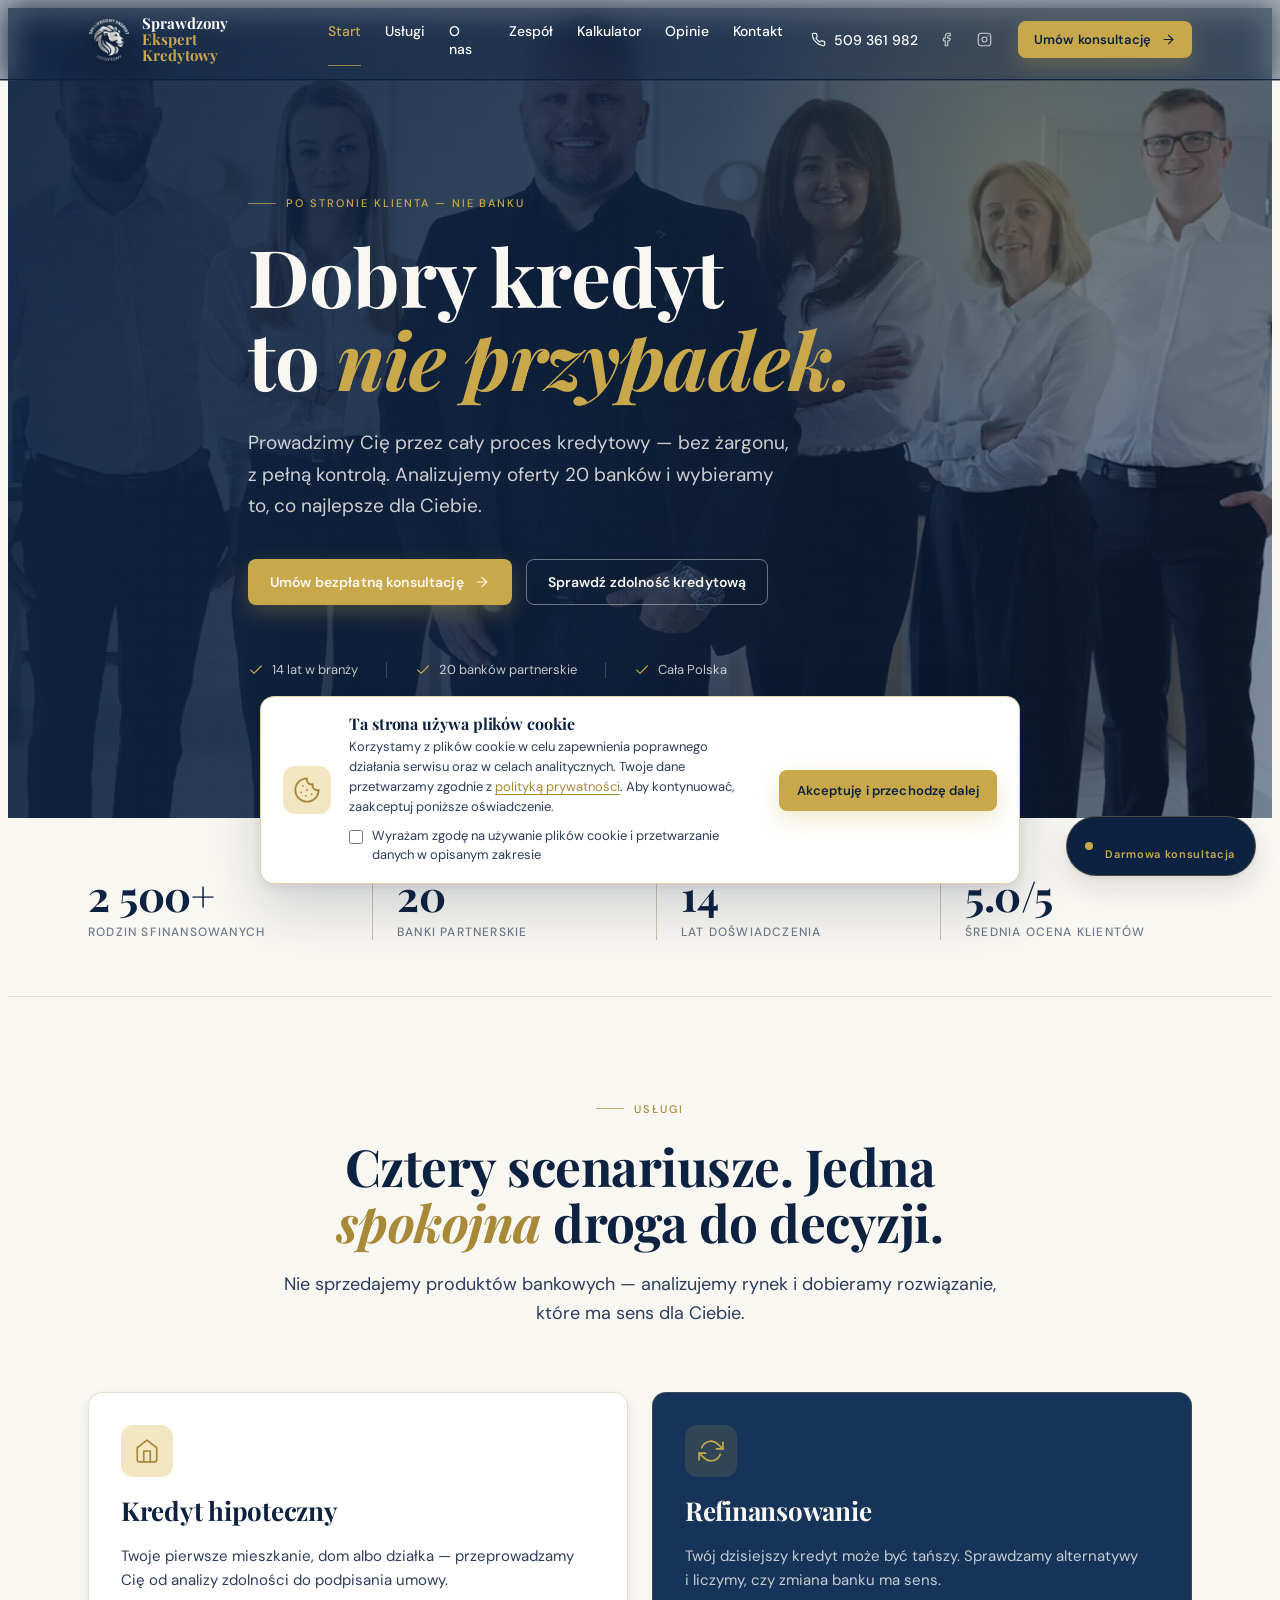
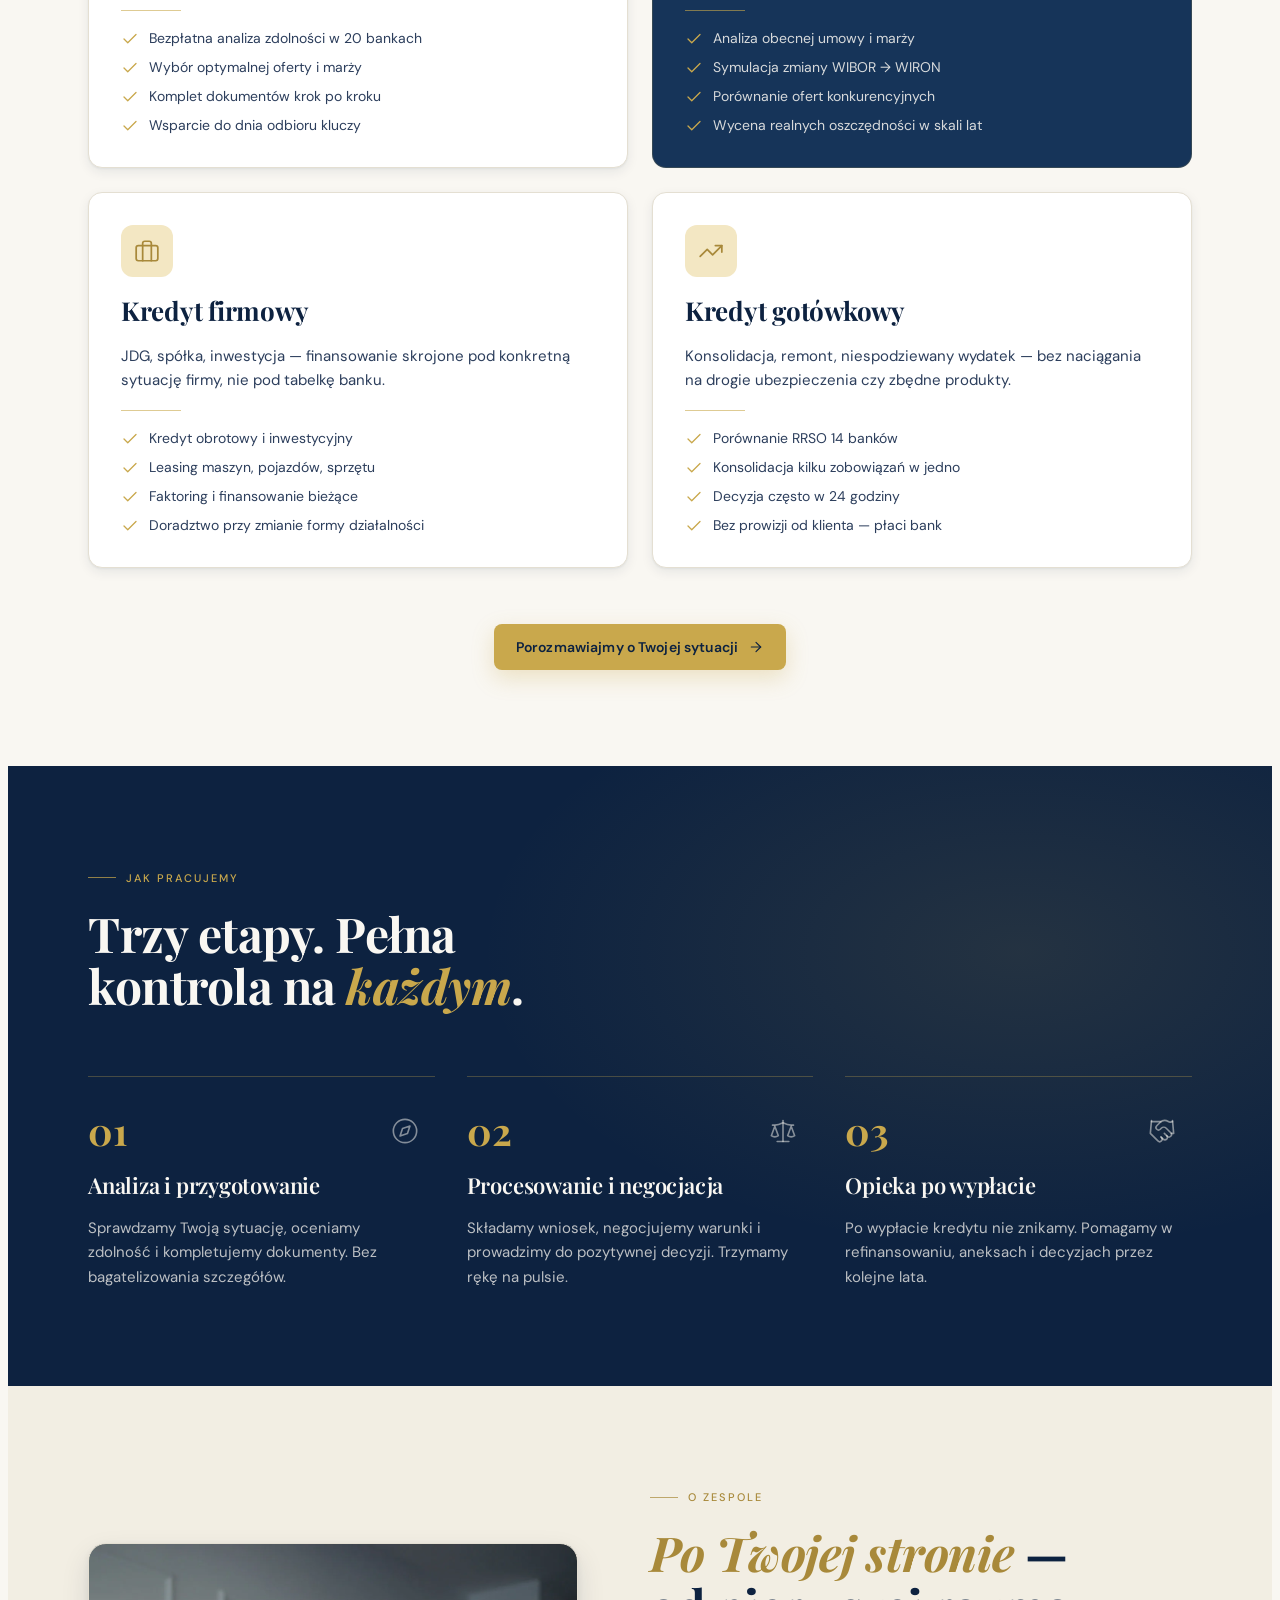
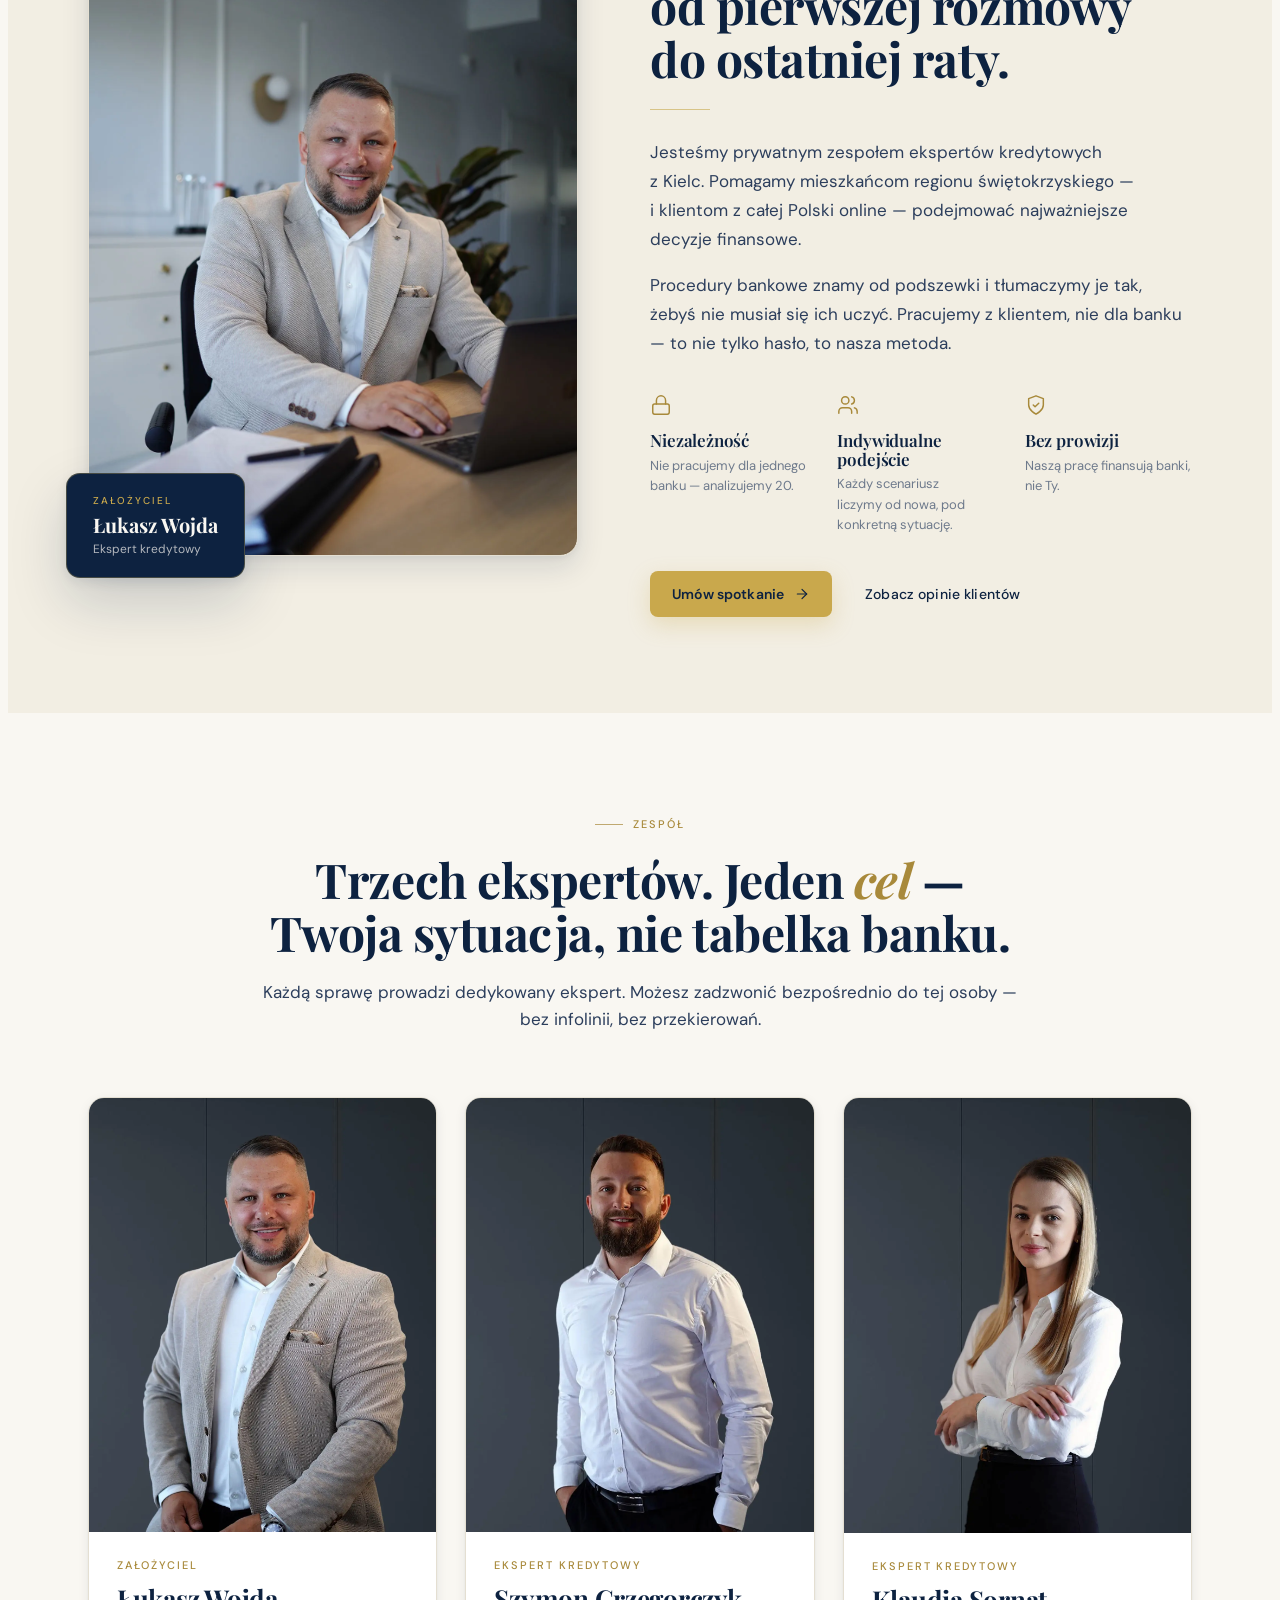
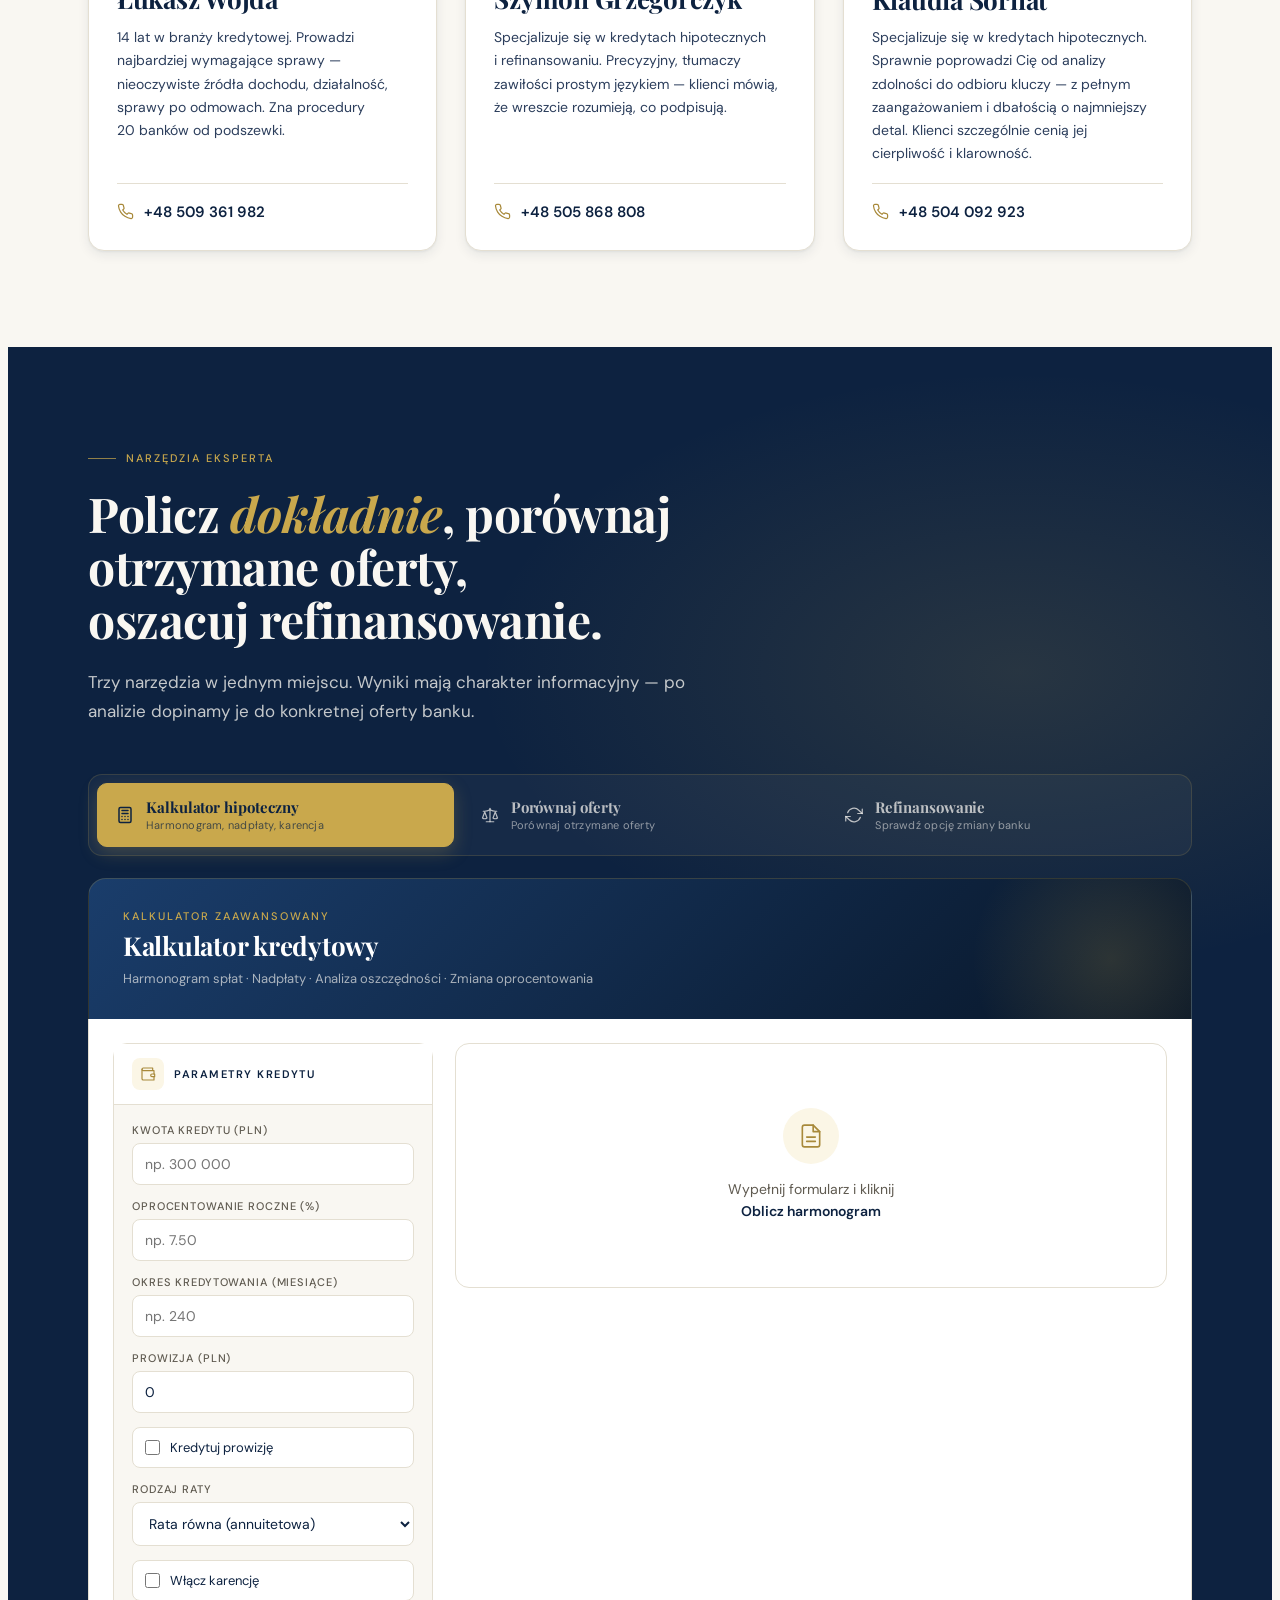
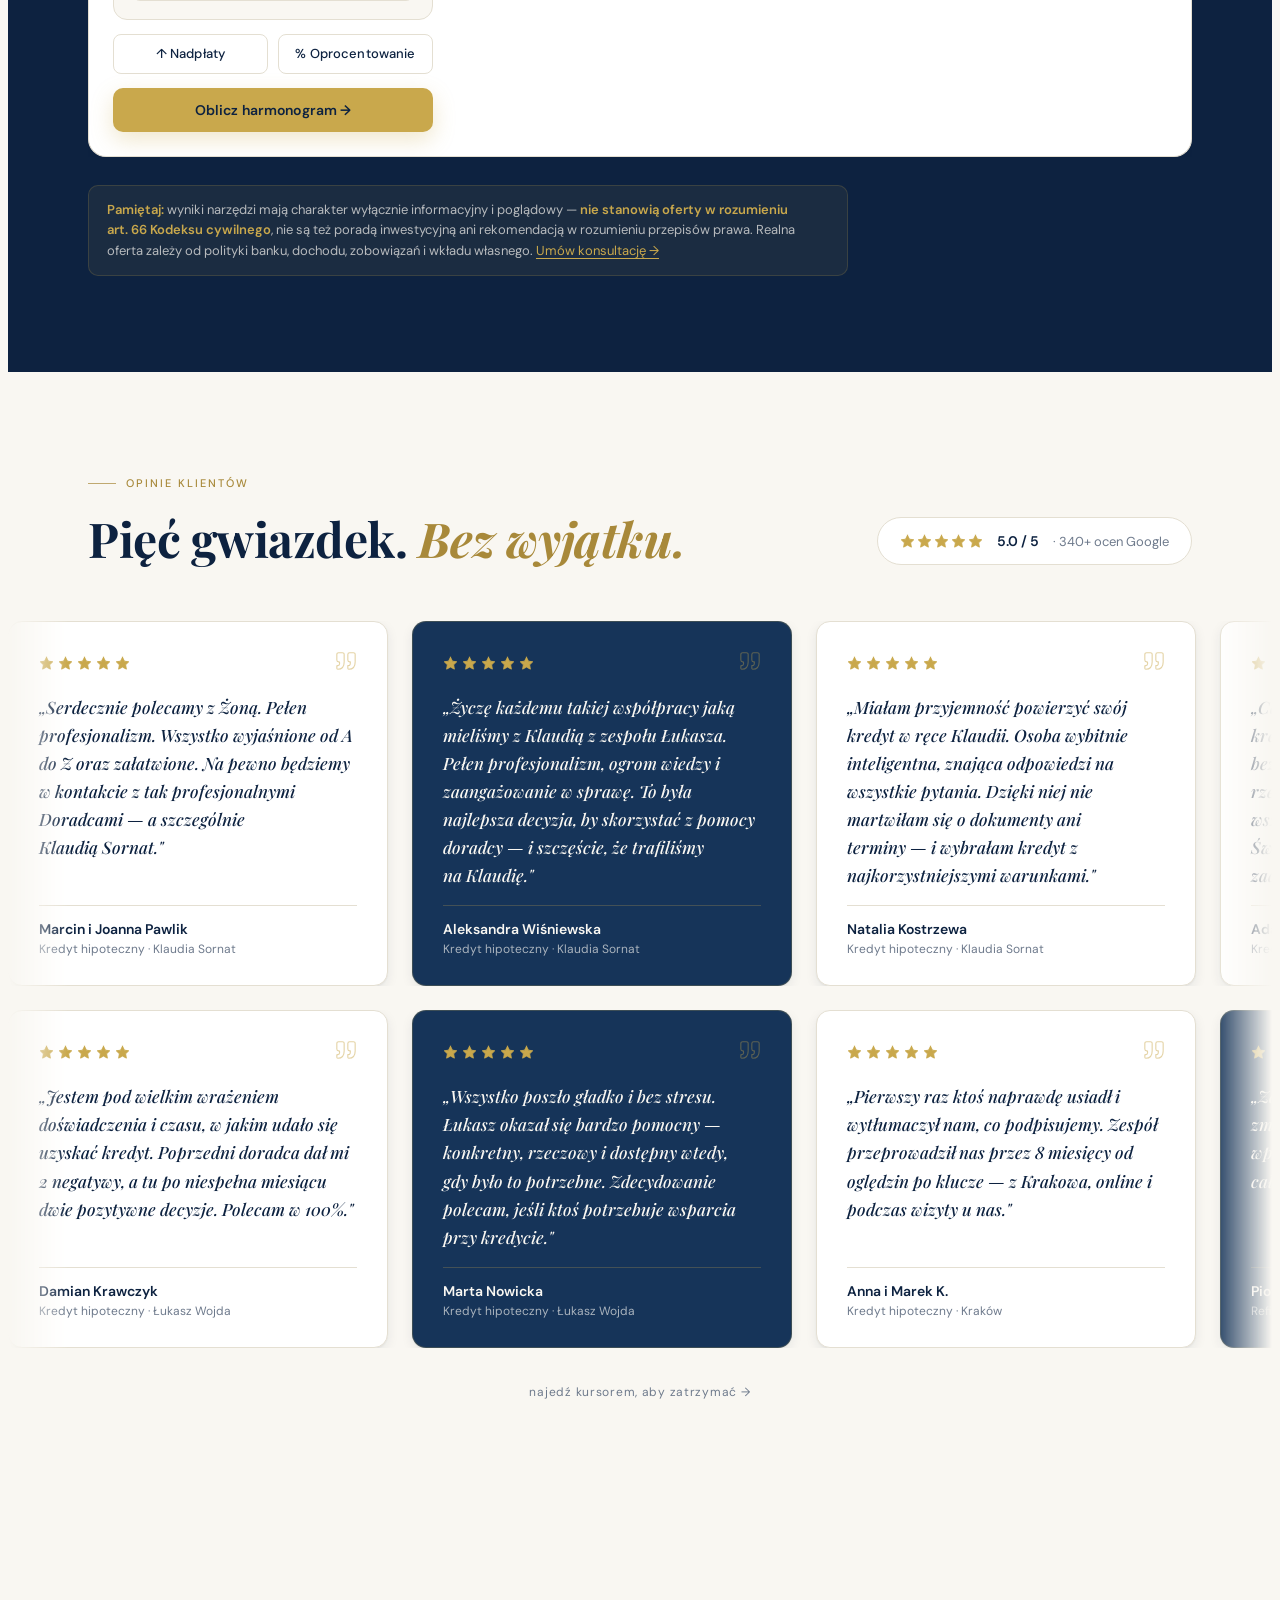
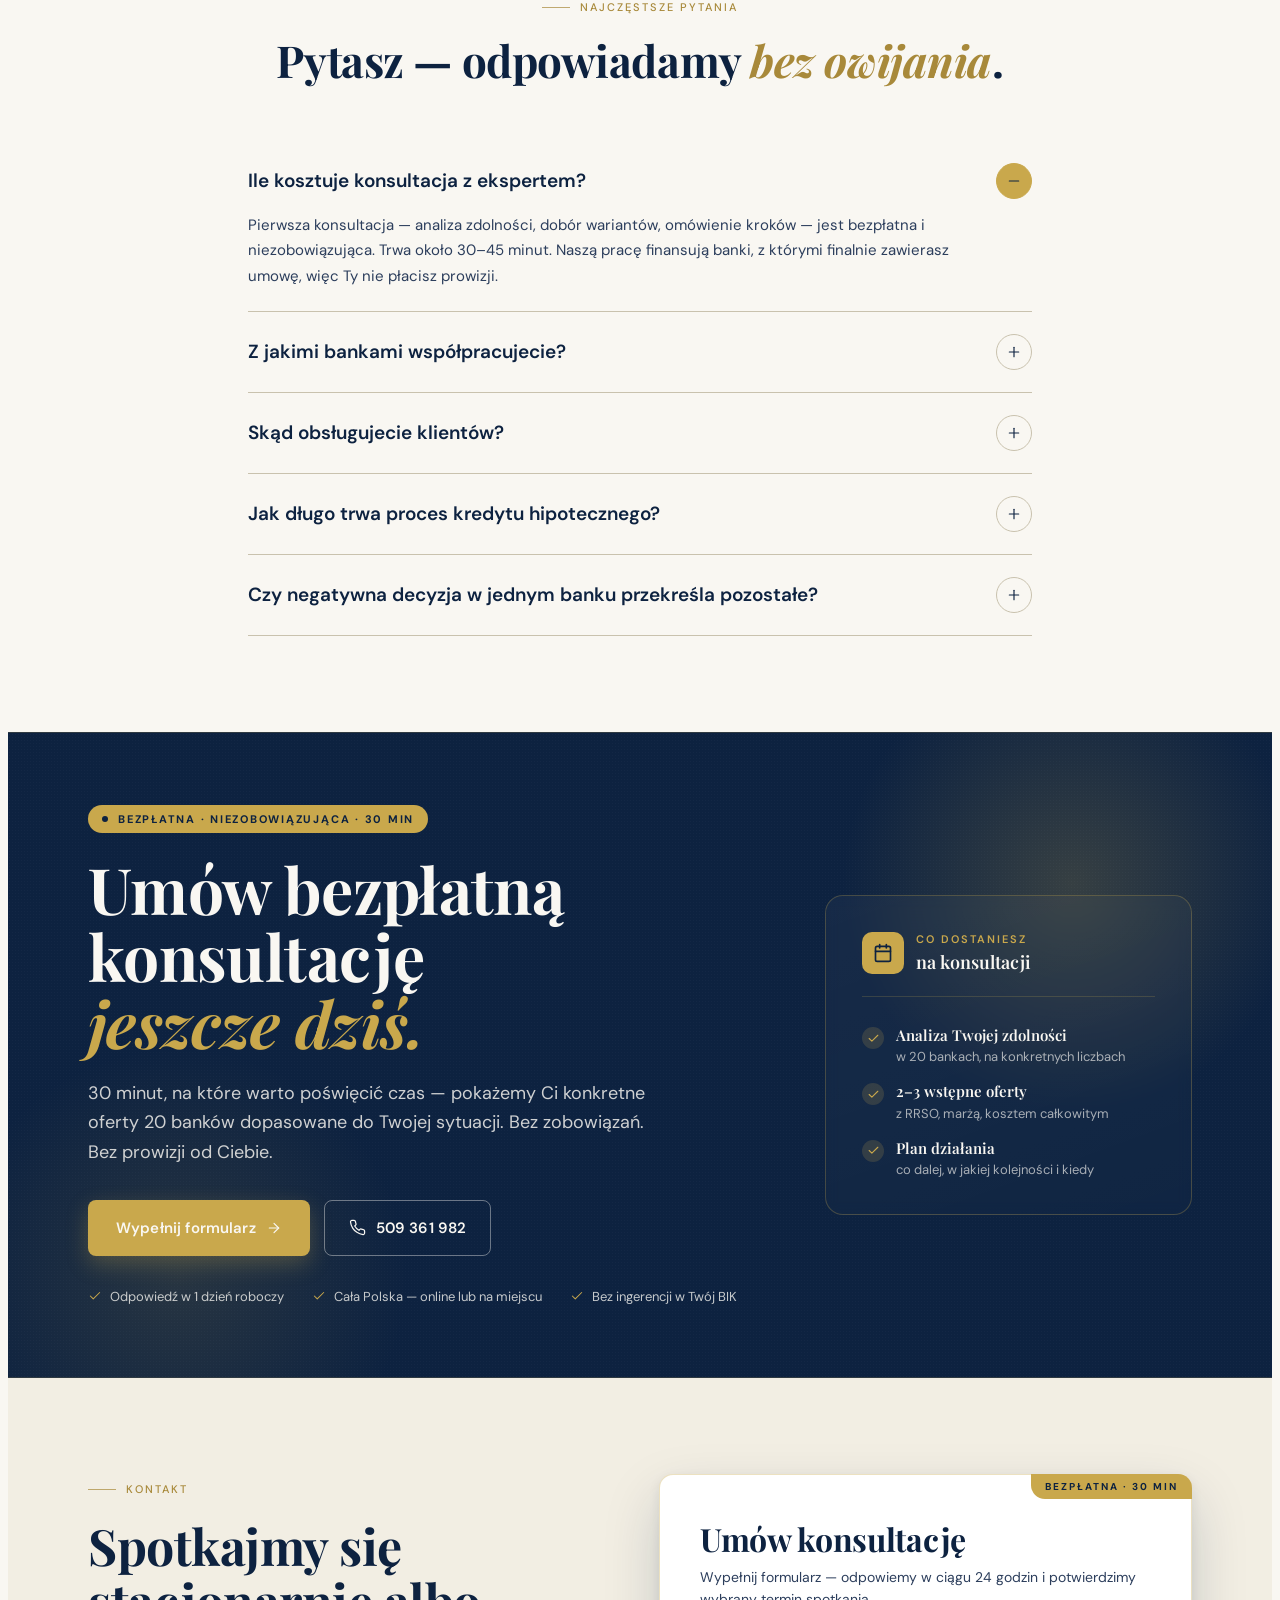
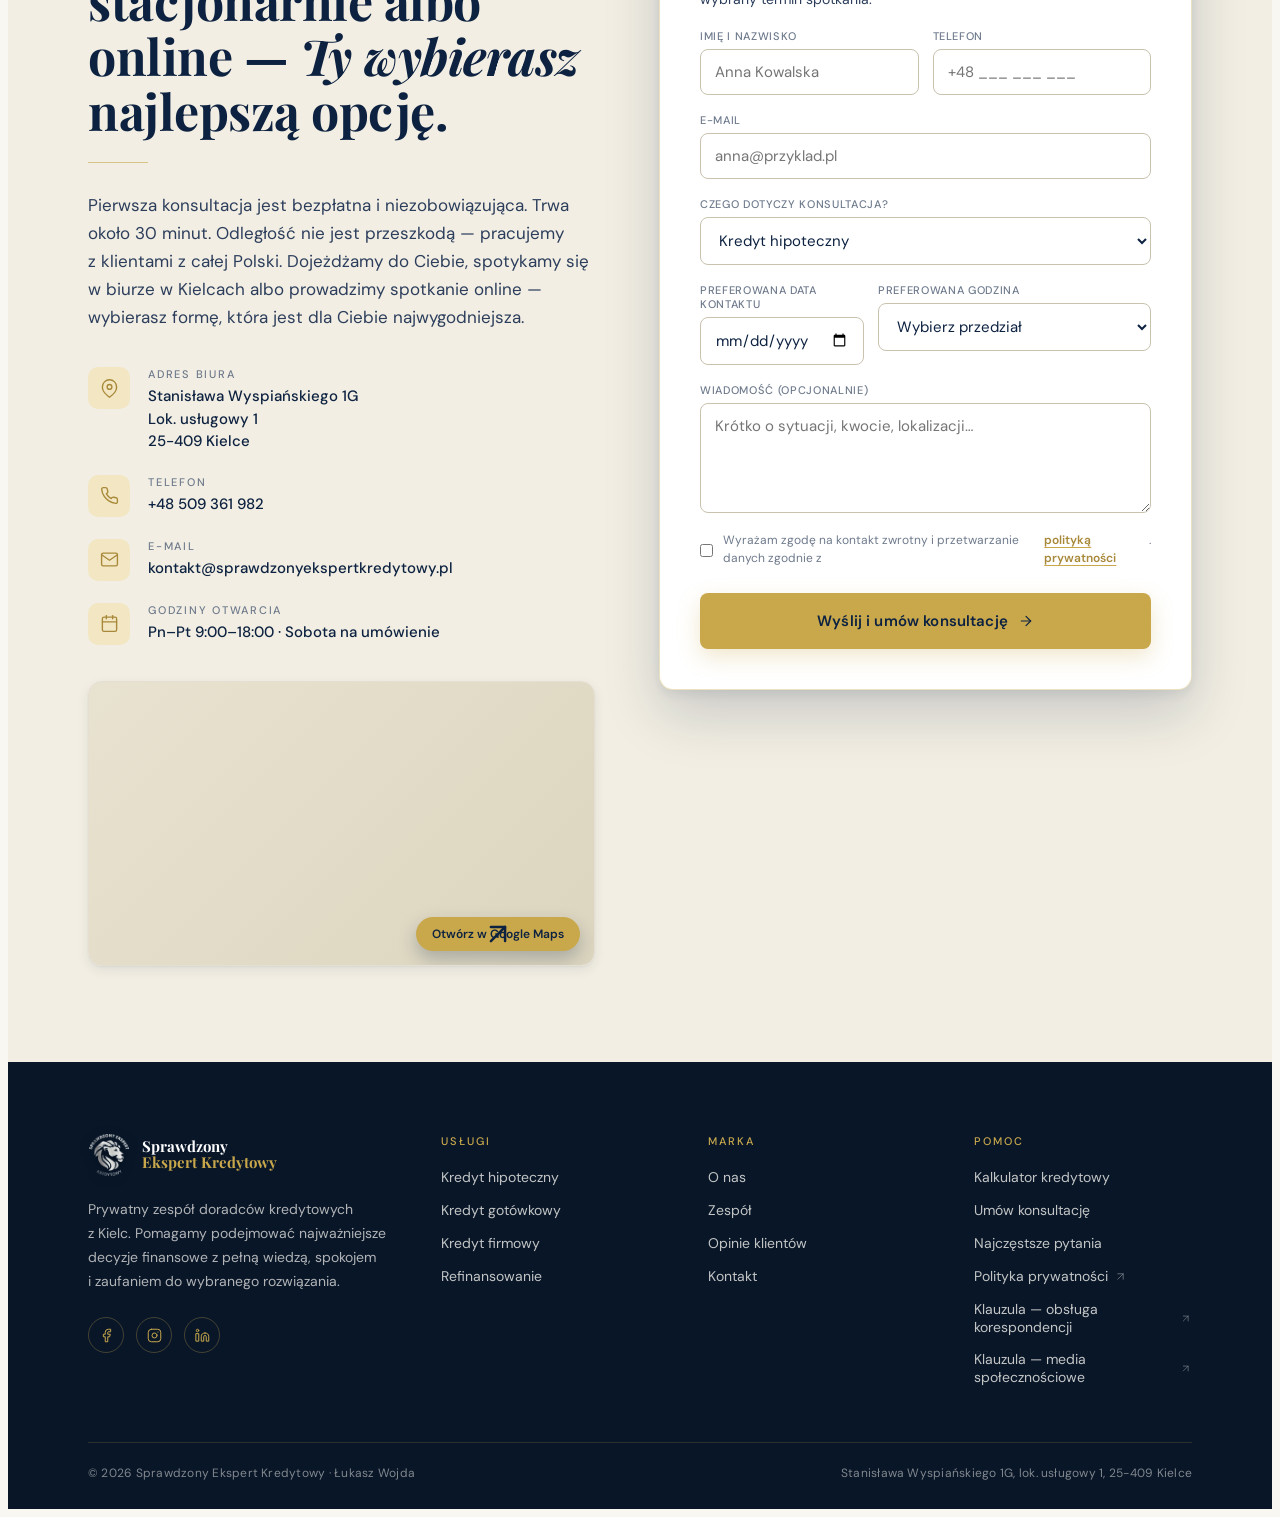
<file: konsultacje.html>
<!DOCTYPE html>
<html lang="pl">
<head>
  <meta charset="UTF-8" />
  <meta name="viewport" content="width=device-width, initial-scale=1.0" />
  <title>Umów konsultację — Sprawdzony Ekspert Kredytowy</title>
  <meta name="description" content="Umów bezpłatną konsultację z ekspertem kredytowym. Odpowiadamy w ciągu 24 godzin." />
  <meta name="robots" content="noindex, follow" />
  <script>
    // Przekieruj na stronę główną z hashem #contact
    window.location.replace('/#contact');
  </script>
  <noscript>
    <meta http-equiv="refresh" content="0; url=/#contact" />
  </noscript>
</head>
<body>
  <p style="font-family:sans-serif;text-align:center;padding:60px 20px;color:#0D2240">
    Przekierowujemy do formularza konsultacji…<br><br>
    <a href="/#contact" style="color:#C9A84C">Kliknij tutaj jeśli nie zostałeś przekierowany</a>
  </p>
</body>
</html>
</file>
<file: style.css>
/* ==========================================================================
   Sprawdzony Ekspert Kredytowy — Wordpress build
   Brand: granat + złoto + krem
   ========================================================================== */
@import url('https://fonts.googleapis.com/css2?family=Playfair+Display:ital,wght@0,400;0,500;0,600;0,700;0,800;1,400;1,600&family=DM+Sans:wght@300;400;500;600;700&display=swap');

:root {
  --navy:            #0D2240;
  --navy-mid:        #163459;
  --navy-deep:       #081628;
  --navy-soft:       #1F4475;
  --gold:            #C9A84C;
  --gold-light:      #E8C97A;
  --gold-deep:       #A8893A;
  --gold-tint:       #F3E7C3;
  --cream:           #F9F7F2;
  --cream-warm:      #F2EEE3;
  --paper:           #FFFFFF;
  --ink:             #0D2240;
  --ink-soft:        #2C3E5C;
  --ink-muted:       #6E7A8C;
  --line:            #E4DFD2;
  --line-strong:     #C9C2AE;
  --success:         #3B6D11;
  --success-bg:      #EAF3DE;
  --danger:          #A32D2D;

  --font-display:    'Playfair Display', Georgia, 'Times New Roman', serif;
  --font-body:       'DM Sans', 'Inter', -apple-system, BlinkMacSystemFont, sans-serif;

  --shadow-1: 0 1px 2px rgba(13, 34, 64, 0.06), 0 1px 1px rgba(13, 34, 64, 0.04);
  --shadow-2: 0 4px 12px rgba(13, 34, 64, 0.08), 0 1px 2px rgba(13, 34, 64, 0.05);
  --shadow-3: 0 12px 28px rgba(13, 34, 64, 0.12), 0 2px 6px rgba(13, 34, 64, 0.06);
  --shadow-4: 0 24px 56px rgba(13, 34, 64, 0.18), 0 4px 12px rgba(13, 34, 64, 0.08);
  --shadow-gold: 0 8px 22px rgba(201, 168, 76, 0.28);

  --ease-out:  cubic-bezier(0.22, 0.61, 0.36, 1);
  --dur-2:     220ms;
  --dur-3:     360ms;

  --container:  1200px;
  --container-narrow: 880px;
  --gutter:     clamp(20px, 4vw, 48px);
}

/* ---- reset ---- */
.sek-root *, .sek-root *::before, .sek-root *::after { box-sizing: border-box; margin: 0; padding: 0; }
.sek-root { font-family: var(--font-body); color: var(--ink); background: var(--cream); -webkit-font-smoothing: antialiased; }
html { scroll-behavior: smooth; }
.sek-root img { display: block; max-width: 100%; }
.sek-root button { font-family: inherit; cursor: pointer; }
.sek-root section { position: relative; }
.sek-root h1, .sek-root h2, .sek-root h3, .sek-root h4 { font-family: var(--font-display); font-weight: 600; line-height: 1.1; letter-spacing: -0.01em; color: var(--ink); text-wrap: balance; }
.sek-root p { line-height: 1.65; text-wrap: pretty; }
.sek-root a { color: inherit; }
.sek-root ::selection { background: var(--gold); color: var(--navy); }

/* ---- layout ---- */
.sek-container { max-width: var(--container); margin: 0 auto; padding: 0 var(--gutter); }
.sek-narrow    { max-width: var(--container-narrow); margin: 0 auto; padding: 0 var(--gutter); }
.sek-pad { padding: 96px 0; }

/* ---- buttons ---- */
.sek-btn {
  display: inline-flex; align-items: center; gap: 10px;
  padding: 14px 22px; font-size: 14px; font-weight: 600; letter-spacing: 0.01em;
  border: 0; border-radius: 8px; cursor: pointer;
  transition: transform var(--dur-2) var(--ease-out), box-shadow var(--dur-2) var(--ease-out), background var(--dur-2) var(--ease-out), color var(--dur-2) var(--ease-out), border-color var(--dur-2) var(--ease-out);
  text-decoration: none; white-space: nowrap; font-family: inherit;
}
.sek-btn-primary { background: var(--gold); color: var(--navy); box-shadow: var(--shadow-gold); }
.sek-btn-primary:hover { background: var(--gold-light); transform: translateY(-1px); box-shadow: 0 12px 30px rgba(201,168,76,0.36); }
.sek-btn-primary:active { transform: translateY(0); background: var(--gold-deep); }
.sek-btn-secondary { background: var(--navy); color: var(--cream); }
.sek-btn-secondary:hover { background: var(--navy-soft); transform: translateY(-1px); }
.sek-btn-outline { background: transparent; color: var(--cream); border: 1px solid rgba(249,247,242,0.4); padding: 13px 21px; }
.sek-btn-outline:hover { border-color: var(--gold); color: var(--gold); }
.sek-btn-ghost { background: transparent; color: var(--navy); padding: 13px 21px; font-weight: 500; }
.sek-btn-ghost:hover { color: var(--gold-deep); }

/* ---- eyebrow ---- */
.sek-eyebrow {
  font-family: var(--font-body); font-size: 11px; font-weight: 500;
  text-transform: uppercase; letter-spacing: 0.18em;
  color: var(--gold-deep);
  display: inline-flex; align-items: center; gap: 10px;
}
.sek-eyebrow.on-navy { color: var(--gold); }
.sek-eyebrow::before { content: ""; width: 28px; height: 1px; background: currentColor; opacity: 0.7; display: inline-block; }
.sek-eyebrow-center { justify-content: center; }

/* ---- card ---- */
.sek-card {
  background: var(--paper); border: 0.5px solid var(--line);
  border-radius: 14px; box-shadow: var(--shadow-2); padding: 32px;
  transition: transform var(--dur-2) var(--ease-out), box-shadow var(--dur-2) var(--ease-out), border-color var(--dur-2) var(--ease-out);
}
.sek-card:hover { transform: translateY(-2px); box-shadow: var(--shadow-3); border-color: rgba(201,168,76,0.3); }
.sek-card-dark { background: var(--navy-mid); border: 1px solid rgba(201,168,76,0.18); color: var(--cream); border-radius: 14px; padding: 32px; }

.sek-pill { display: inline-flex; align-items: center; gap: 6px; font-size: 11px; font-weight: 600; padding: 5px 11px; border-radius: 999px; background: var(--gold-tint); color: var(--gold-deep); letter-spacing: 0.03em; }
.sek-pill-solid { background: var(--gold); color: var(--navy); }

/* ---- divider ---- */
.sek-divider-gold { display: block; height: 1px; background: var(--gold); opacity: 0.6; width: 60px; margin: 0; border: 0; }

/* ---- icon ---- */
.sek-icon { display: inline-block; vertical-align: middle; flex-shrink: 0; }

/* ==========================================================================
   NAVBAR
   ========================================================================== */
.sek-nav { position: fixed; top: 0; left: 0; right: 0; z-index: 40;
  background: rgba(13,34,64,0.35); backdrop-filter: blur(14px); -webkit-backdrop-filter: blur(14px);
  border-bottom: 1px solid transparent; transition: background 220ms, border-color 220ms; }
.sek-nav.is-scrolled { background: rgba(13,34,64,0.92); border-bottom-color: rgba(201,168,76,0.18); }
.sek-nav-inner { display: flex; align-items: center; gap: 28px; padding: 16px var(--gutter); }
.sek-logo-mark { display: flex; align-items: center; gap: 12px; text-decoration: none; }
.sek-logo-mark img { width: 42px; height: 42px; object-fit: contain; flex-shrink: 0; filter: drop-shadow(0 2px 6px rgba(0,0,0,0.35)); }
.sek-logo-mark .sek-lm-text { display: flex; flex-direction: column; line-height: 1.05; }
.sek-root .sek-logo-mark .sek-lm-1 { font-family: var(--font-display); font-weight: 700; font-size: 15px; color: #fff; }
.sek-root .sek-logo-mark .sek-lm-2 { font-family: var(--font-display); font-weight: 700; font-size: 15px; color: var(--gold); }
.sek-nav-links { display: flex; gap: 24px; margin-left: 24px; }
#pkh-root .pkh-nav-link, /* compatibility */
.sek-root .sek-nav-link {
  font-size: 14px; font-weight: 500;
  color: #fff;
  text-decoration: none; transition: color var(--dur-2), opacity var(--dur-2); position: relative;
}
.sek-root .sek-nav-link:hover { color: #fff; opacity: 0.85; }
.sek-root .sek-nav-link.active { color: var(--gold); opacity: 1; }
.sek-root .sek-nav-link.active::after { content: ""; position: absolute; left: 0; right: 0; bottom: -8px; height: 1px; background: var(--gold); opacity: 0.7; }
.sek-nav-right { margin-left: auto; display: flex; align-items: center; gap: 14px; }
.sek-root .sek-nav-phone { color: #fff; text-decoration: none; font-size: 14px; font-weight: 500; display: inline-flex; gap: 8px; align-items: center; transition: color var(--dur-2); }
.sek-root .sek-nav-phone:hover { color: var(--gold); }
.sek-nav-phone:hover { color: var(--gold); }
.sek-nav-burger { display: none; width: 42px; height: 42px; border-radius: 10px; background: rgba(255,255,255,0.08); color: var(--cream); border: 1px solid rgba(201,168,76,0.28); align-items: center; justify-content: center; cursor: pointer; transition: all 220ms; }
.sek-nav-burger.is-open { background: var(--gold); color: var(--navy); }
.sek-nav-mobile { max-height: 0; overflow: hidden; transition: max-height 360ms var(--ease-out); background: rgba(13,34,64,0.98); backdrop-filter: blur(14px); border-top: 1px solid transparent; }
.sek-nav-mobile.is-open { max-height: 600px; border-top-color: rgba(201,168,76,0.18); }
.sek-nav-mobile-inner { display: flex; flex-direction: column; padding: 12px var(--gutter) 24px; }
.sek-root .sek-nav-link-mobile { display: flex; align-items: center; justify-content: space-between; padding: 14px 4px; color: #fff; font-size: 16px; font-weight: 500; text-decoration: none; border-bottom: 1px solid rgba(201,168,76,0.12); transition: color var(--dur-2), opacity var(--dur-2); }
.sek-root .sek-nav-link-mobile:hover { color: #fff; opacity: 0.85; }
.sek-root .sek-nav-link-mobile.active { color: var(--gold); opacity: 1; }
.sek-nav-link-mobile svg { opacity: 0.4; transition: opacity 220ms, transform 220ms; }
.sek-nav-link-mobile:hover svg, .sek-nav-link-mobile.active svg { opacity: 1; transform: translateX(2px); }
.sek-nav-mobile-foot { display: flex; flex-direction: column; gap: 10px; margin-top: 16px; padding-top: 16px; border-top: 1px solid rgba(201,168,76,0.16); }

/* ==========================================================================
   HERO
   ========================================================================== */
.sek-hero { background: var(--navy); color: var(--cream); padding: 160px 0 120px; position: relative; overflow: hidden; min-height: 90vh; display: flex; align-items: center; }
.sek-hero-bg { position: absolute; inset: 0; background-image: url(team-photo.webp); background-size: 115% auto; background-position: center 15%; background-repeat: no-repeat; filter: grayscale(0.15); }
.sek-hero-tint { position: absolute; inset: 0; background: linear-gradient(100deg, rgba(13,34,64,0.94) 0%, rgba(13,34,64,0.82) 50%, rgba(13,34,64,0.5) 100%); pointer-events: none; }
.sek-hero-glow { position: absolute; top: -200px; right: -100px; width: 700px; height: 700px; background: radial-gradient(circle, rgba(201,168,76,0.22), transparent 60%); pointer-events: none; }
.sek-hero-grain { position: absolute; inset: 0; opacity: 0.04; background-image: radial-gradient(rgba(255,255,255,0.6) 1px, transparent 1px); background-size: 3px 3px; pointer-events: none; }
.sek-hero-grid { position: relative; display: grid; grid-template-columns: 1.15fr 0.85fr; gap: 60px; align-items: center; }
.sek-hero-grid.sek-hero-grid-single { grid-template-columns: 1fr; max-width: 880px; }
.sek-hero h1 { font-family: var(--font-display); font-weight: 700; font-size: clamp(44px, 6.2vw, 82px); line-height: 1.04; color: var(--cream); margin: 24px 0 28px; }
.sek-hero h1 em { color: var(--gold); font-style: italic; font-weight: 700; }
.sek-hero p.lead { font-size: 19px; line-height: 1.65; color: rgba(249,247,242,0.82); max-width: 540px; margin-bottom: 38px; }
.sek-hero-ctas { display: flex; gap: 14px; align-items: center; flex-wrap: wrap; }
.sek-hero-meta { display: flex; gap: 28px; margin-top: 56px; align-items: center; flex-wrap: wrap; }
.sek-hero-meta-item { display: flex; align-items: center; gap: 8px; color: rgba(249,247,242,0.78); font-size: 13px; }
.sek-hero-meta-sep { width: 1px; height: 16px; background: rgba(249,247,242,0.18); }
.sek-hero-card { position: relative; aspect-ratio: 4/5; border-radius: 22px; background: radial-gradient(circle at 50% 35%, rgba(201,168,76,0.28), transparent 65%), linear-gradient(160deg, #1A3D6B 0%, #081628 100%); border: 1px solid rgba(201,168,76,0.28); padding: 40px; display: flex; flex-direction: column; justify-content: space-between; box-shadow: 0 30px 70px rgba(0,0,0,0.4); overflow: hidden; }
.sek-hero-card-est { position: absolute; top: 20px; right: 20px; font-size: 10px; letter-spacing: 0.2em; text-transform: uppercase; color: rgba(201,168,76,0.7); font-weight: 500; }
.sek-hero-card img { width: 70%; height: auto; align-self: center; margin-top: 30px; filter: drop-shadow(0 8px 24px rgba(0,0,0,0.5)); }
.sek-hero-card .sek-sig-eye { font-size: 11px; letter-spacing: 0.18em; text-transform: uppercase; color: var(--gold); margin-bottom: 12px; }
.sek-hero-card blockquote { font-family: var(--font-display); font-style: italic; font-weight: 600; font-size: 22px; line-height: 1.35; color: var(--cream); }
.sek-hero-card .sek-sig-foot { margin-top: 14px; font-size: 13px; color: rgba(249,247,242,0.6); }

/* ==========================================================================
   TRUST STRIP
   ========================================================================== */
.sek-trust { background: var(--cream); border-bottom: 0.5px solid var(--line); }
.sek-trust-grid { display: grid; grid-template-columns: repeat(4, 1fr); gap: 32px; padding: 56px var(--gutter); max-width: var(--container); margin: 0 auto; }
.sek-trust-item { display: flex; flex-direction: column; gap: 8px; }
.sek-trust-item + .sek-trust-item { border-left: 1px solid var(--line-strong); padding-left: 24px; }
.sek-num { font-family: var(--font-display); font-weight: 700; letter-spacing: -0.01em; font-feature-settings: 'tnum' 1; font-size: 42px; color: var(--navy); line-height: 1; }
.sek-trust-lbl { font-size: 12px; color: var(--ink-muted); text-transform: uppercase; letter-spacing: 0.1em; font-weight: 500; }

/* ==========================================================================
   SERVICES
   ========================================================================== */
.sek-services-head { text-align: center; max-width: 720px; margin: 0 auto 64px; }
.sek-services-head h2 { font-size: clamp(34px, 4vw, 52px); color: var(--navy); margin: 22px 0 20px; font-weight: 700; }
.sek-services-head h2 em { font-style: italic; color: var(--gold-deep); }
.sek-services-head p { font-size: 18px; line-height: 1.6; color: var(--ink-soft); }
.sek-services-grid { display: grid; grid-template-columns: 1fr 1fr; gap: 24px; }
.sek-service { display: flex; flex-direction: column; gap: 18px; }
.sek-service-icon { width: 52px; height: 52px; border-radius: 12px; background: var(--gold-tint); display: flex; align-items: center; justify-content: center; color: var(--gold-deep); }
.sek-service.sek-card-dark .sek-service-icon { background: rgba(201,168,76,0.14); color: var(--gold); }
.sek-service h3 { font-size: 26px; color: var(--navy); line-height: 1.2; font-weight: 700; }
.sek-service.sek-card-dark h3 { color: var(--cream); }
.sek-service p { font-size: 15px; line-height: 1.6; color: var(--ink-soft); }
.sek-service.sek-card-dark p { color: rgba(249,247,242,0.78); }
.sek-service ul { list-style: none; display: flex; flex-direction: column; gap: 10px; }
.sek-service li { display: flex; gap: 10px; align-items: flex-start; font-size: 14px; color: var(--ink-soft); }
.sek-service.sek-card-dark li { color: rgba(249,247,242,0.85); }
.sek-service li svg { margin-top: 1px; flex-shrink: 0; color: var(--gold); }
.sek-services-cta { text-align: center; margin-top: 56px; }

/* ==========================================================================
   WHY US
   ========================================================================== */
.sek-why { background: var(--navy); color: var(--cream); position: relative; overflow: hidden; }
.sek-why-glow { position: absolute; inset: 0; background: radial-gradient(ellipse 900px 500px at 80% 30%, rgba(201,168,76,0.12), transparent 60%); pointer-events: none; }
.sek-why-head { position: relative; max-width: 760px; margin-bottom: 64px; }
.sek-why-head h2 { font-size: clamp(32px, 3.8vw, 48px); color: var(--cream); margin-top: 22px; font-weight: 700; }
.sek-why-head h2 em { color: var(--gold); font-style: italic; }
.sek-why-grid { position: relative; display: grid; grid-template-columns: repeat(3, 1fr); gap: 32px; }
.sek-why-step { display: flex; flex-direction: column; gap: 16px; padding-right: 16px; border-top: 1px solid rgba(201,168,76,0.3); padding-top: 28px; }
.sek-why-step-head { display: flex; align-items: center; justify-content: space-between; }
.sek-why-step-num { font-family: var(--font-display); font-weight: 700; font-size: 38px; color: var(--gold); }
.sek-why-step h3 { font-family: var(--font-display); font-weight: 600; font-size: 22px; color: var(--cream); line-height: 1.25; }
.sek-why-step p { font-size: 15px; line-height: 1.65; color: rgba(249,247,242,0.74); }

/* ==========================================================================
   ABOUT
   ========================================================================== */
.sek-about { background: var(--cream-warm); }
.sek-about-grid { display: grid; grid-template-columns: 0.95fr 1.05fr; gap: 72px; align-items: center; }
.sek-about-photo { position: relative; }
.sek-about-photo-img { aspect-ratio: 4/5; border-radius: 18px; overflow: hidden; box-shadow: var(--shadow-3); border: 0.5px solid var(--line); background-image: url(team-full.webp); background-size: cover; background-position: center 25%; }
.sek-about-badge { position: absolute; bottom: -22px; left: -22px; background: var(--navy); color: var(--cream); padding: 20px 26px; border-radius: 14px; box-shadow: var(--shadow-4); border: 1px solid rgba(201,168,76,0.3); max-width: 240px; }
.sek-about-badge .sek-eye { font-size: 10px; letter-spacing: 0.2em; text-transform: uppercase; color: var(--gold); font-weight: 500; margin-bottom: 6px; }
.sek-about-badge .sek-name { font-family: var(--font-display); font-weight: 700; font-size: 20px; line-height: 1.2; margin-bottom: 4px; }
.sek-about-badge .sek-role { font-size: 12px; color: rgba(249,247,242,0.7); }
.sek-about h2 { font-size: clamp(32px, 4vw, 48px); color: var(--navy); margin: 22px 0 24px; font-weight: 700; }
.sek-about h2 em { font-style: italic; color: var(--gold-deep); }
.sek-about p { font-size: 17px; line-height: 1.7; color: var(--ink-soft); margin-bottom: 18px; }
.sek-about-pillars { display: grid; grid-template-columns: repeat(3, 1fr); gap: 20px; margin: 36px 0; }
.sek-about-pillar svg { color: var(--gold-deep); }
.sek-about-pillar h4 { font-family: var(--font-display); font-weight: 600; font-size: 17px; color: var(--navy); margin: 10px 0 6px; }
.sek-about-pillar p { font-size: 13px; color: var(--ink-muted); line-height: 1.55; margin: 0; }
.sek-about-cta { display: flex; gap: 12px; align-items: center; flex-wrap: wrap; }

/* ==========================================================================
   CALCULATOR (placeholder; widget mounts here)
   ========================================================================== */
.sek-calc-section { background: var(--navy); color: var(--cream); position: relative; overflow: hidden; }
.sek-calc-glow { position: absolute; inset: 0; background: radial-gradient(ellipse 900px 500px at 80% 20%, rgba(201,168,76,0.14), transparent 60%); pointer-events: none; }
.sek-calc-head { max-width: 780px; margin-bottom: 48px; position: relative; }
.sek-calc-head h2 { font-size: clamp(32px, 4vw, 48px); color: var(--cream); margin: 22px 0; font-weight: 700; }
.sek-calc-head h2 em { color: var(--gold); font-style: italic; }
.sek-calc-head p { font-size: 17px; line-height: 1.7; color: rgba(249,247,242,0.78); max-width: 620px; }
.sek-calc-disclaimer { margin-top: 28px; padding: 14px 18px; background: rgba(201,168,76,0.08); border: 1px solid rgba(201,168,76,0.18); border-radius: 10px; font-size: 13px; color: rgba(249,247,242,0.7); line-height: 1.55; max-width: 760px; }
.sek-calc-disclaimer strong { color: var(--gold); font-weight: 600; }
/* ==========================================================================
   TEAM
   ========================================================================== */
.sek-team { background: var(--cream); }
.sek-team-head { text-align: center; max-width: 760px; margin: 0 auto 64px; }
.sek-team-head h2 { font-size: clamp(32px, 3.8vw, 48px); color: var(--navy); margin: 22px 0 20px; font-weight: 700; }
.sek-team-head h2 em { font-style: italic; color: var(--gold-deep); }
.sek-team-head p { font-size: 17px; line-height: 1.6; color: var(--ink-soft); }
.sek-team-grid { display: grid; grid-template-columns: repeat(3, 1fr); gap: 28px; }
.sek-team-card {
  background: var(--paper); border: 0.5px solid var(--line);
  border-radius: 16px; overflow: hidden;
  box-shadow: var(--shadow-2);
  display: flex; flex-direction: column;
  transition: transform var(--dur-2) var(--ease-out), box-shadow var(--dur-2) var(--ease-out), border-color var(--dur-2) var(--ease-out);
}
.sek-team-card:hover { transform: translateY(-3px); box-shadow: var(--shadow-3); border-color: rgba(201,168,76,0.4); }
.sek-team-photo {
  aspect-ratio: 4/5; width: 100%; overflow: hidden;
  background: var(--navy-mid); position: relative;
  background-size: cover; background-position: center top;
  flex-shrink: 0;
}
.sek-team-body { padding: 26px 28px 28px; display: flex; flex-direction: column; gap: 12px; flex: 1; }
.sek-team-role {
  font-size: 11px; letter-spacing: 0.18em; text-transform: uppercase;
  color: var(--gold-deep); font-weight: 500;
}
.sek-team-name {
  font-family: var(--font-display); font-weight: 700;
  font-size: 26px; line-height: 1.15; color: var(--navy);
  letter-spacing: -0.01em;
}
.sek-team-bio { font-size: 14px; line-height: 1.65; color: var(--ink-soft); flex: 1; }
.sek-team-contact {
  margin-top: 6px; padding-top: 18px;
  border-top: 0.5px solid var(--line);
  display: flex; flex-direction: column; gap: 8px;
}
.sek-team-phone {
  display: inline-flex; align-items: center; gap: 10px;
  font-size: 15px; font-weight: 600; color: var(--navy);
  text-decoration: none; transition: color var(--dur-2);
  font-variant-numeric: tabular-nums;
}
.sek-root .sek-team-phone { color: var(--navy); }
.sek-team-phone svg { color: var(--gold-deep); flex-shrink: 0; }
.sek-team-phone:hover { color: var(--gold-deep); }
@media (max-width: 900px) {
  .sek-team-grid { grid-template-columns: 1fr; gap: 20px; max-width: 420px; margin: 0 auto; }
}

.sek-calc-disclaimer a { color: var(--gold); text-decoration: underline; text-underline-offset: 3px; }

/* ---- TOOL TABS (inside calc section) ---- */
.sek-tools-tabs {
  position: relative;
  display: grid; grid-template-columns: repeat(3, 1fr); gap: 8px;
  margin-bottom: 22px;
  padding: 8px; background: rgba(255,255,255,0.04);
  border: 1px solid rgba(201,168,76,0.18); border-radius: 14px;
}
.sek-tool-tab {
  display: flex; align-items: center; gap: 12px;
  padding: 14px 18px; border: 1px solid transparent; border-radius: 10px;
  background: transparent; color: rgba(249,247,242,0.72);
  cursor: pointer; font-family: inherit; text-align: left;
  transition: all 0.2s var(--ease-out);
}
.sek-tool-tab:hover { color: var(--cream); background: rgba(201,168,76,0.06); }
.sek-tool-tab.active {
  background: var(--gold); color: var(--navy);
  border-color: var(--gold);
  box-shadow: 0 6px 18px rgba(201,168,76,0.25);
}
.sek-tool-tab.active svg { stroke-width: 2; }
.sek-tool-tab-text { display: flex; flex-direction: column; gap: 2px; min-width: 0; flex: 1; }
.sek-tool-tab-title { font-family: 'Playfair Display', Georgia, serif; font-size: 15px; font-weight: 700; line-height: 1.2; letter-spacing: -0.005em; }
.sek-tool-tab-sub { font-size: 11px; font-weight: 400; opacity: 0.75; line-height: 1.3; letter-spacing: 0.02em; }
.sek-tool-tab.active .sek-tool-tab-sub { opacity: 0.7; }
@media (max-width: 900px) {
  .sek-tools-tabs { grid-template-columns: 1fr; gap: 4px; padding: 6px; }
  .sek-tool-tab { padding: 11px 14px; gap: 10px; }
  .sek-tool-tab-title { font-size: 14px; }
  .sek-tool-tab-sub { font-size: 10px; }
}

/* ==========================================================================
   REVIEWS (marquee)
   ========================================================================== */
.sek-reviews { background: var(--cream); overflow: hidden; }
.sek-reviews-head { display: flex; justify-content: space-between; align-items: flex-end; margin-bottom: 56px; gap: 32px; flex-wrap: wrap; }
.sek-reviews-head h2 { font-size: clamp(32px, 3.8vw, 48px); color: var(--navy); margin-top: 22px; font-weight: 700; max-width: 600px; }
.sek-reviews-head h2 em { font-style: italic; color: var(--gold-deep); }
.sek-rating-badge { display: flex; align-items: center; gap: 14px; background: var(--paper); padding: 14px 22px; border-radius: 999px; border: 0.5px solid var(--line); }
.sek-rating-badge-stars { display: flex; gap: 2px; }
.sek-rating-badge-stars svg { color: var(--gold); fill: var(--gold); }
.sek-rating-badge-value { font-size: 14px; font-weight: 600; color: var(--navy); }
.sek-rating-badge-sub { font-size: 13px; color: var(--ink-muted); }
.sek-marquee { position: relative; overflow: hidden;
  -webkit-mask-image: linear-gradient(to right, transparent 0, #000 60px, #000 calc(100% - 60px), transparent 100%);
  mask-image: linear-gradient(to right, transparent 0, #000 60px, #000 calc(100% - 60px), transparent 100%); }
.sek-marquee + .sek-marquee { margin-top: 24px; }
.sek-marquee-track { display: flex; gap: 24px; width: max-content; }
.sek-marquee-track.left  { animation: sek-marquee-left  64s linear infinite; }
.sek-marquee-track.right { animation: sek-marquee-right 64s linear infinite; }
.sek-marquee:hover .sek-marquee-track { animation-play-state: paused; }
@keyframes sek-marquee-left  { from { transform: translateX(0); } to { transform: translateX(-50%); } }
@keyframes sek-marquee-right { from { transform: translateX(-50%); } to { transform: translateX(0); } }
@media (prefers-reduced-motion: reduce) { .sek-marquee-track { animation: none !important; } }
.sek-review { flex: 0 0 380px; width: 380px; background: var(--paper); border: 0.5px solid var(--line); border-radius: 14px; box-shadow: var(--shadow-2); padding: 28px 30px; display: flex; flex-direction: column; gap: 16px; transition: transform var(--dur-2) var(--ease-out), box-shadow var(--dur-2) var(--ease-out); }
.sek-review:hover { transform: translateY(-3px); box-shadow: var(--shadow-3); }
.sek-review.accent { background: var(--navy-mid); border-color: rgba(201,168,76,0.22); color: var(--cream); }
.sek-review-head { display: flex; justify-content: space-between; align-items: center; }
.sek-review-stars { display: flex; gap: 4px; }
.sek-review-stars svg { color: var(--gold); fill: var(--gold); }
.sek-review-quote-ic { color: rgba(201,168,76,0.5); }
.sek-review.accent .sek-review-quote-ic { color: rgba(201,168,76,0.4); }
.sek-review-quote { font-family: var(--font-display); font-style: italic; font-weight: 500; font-size: 17px; line-height: 1.5; color: var(--navy); flex: 1; }
.sek-review.accent .sek-review-quote { color: var(--cream); }
.sek-review-foot { padding-top: 14px; border-top: 0.5px solid var(--line); }
.sek-review.accent .sek-review-foot { border-top-color: rgba(201,168,76,0.25); }
.sek-review-name { font-size: 14px; font-weight: 600; color: var(--navy); }
.sek-review.accent .sek-review-name { color: var(--cream); }
.sek-review-role { font-size: 12px; color: var(--ink-muted); margin-top: 3px; }
.sek-review.accent .sek-review-role { color: rgba(249,247,242,0.65); }
.sek-marquee-hint { margin-top: 36px; text-align: center; font-size: 12px; color: var(--ink-muted); letter-spacing: 0.06em; }

/* ==========================================================================
   FAQ
   ========================================================================== */
.sek-faq { background: var(--cream); }
.sek-faq-head { text-align: center; margin-bottom: 56px; }
.sek-faq-head h2 { font-size: clamp(30px, 3.5vw, 44px); color: var(--navy); margin-top: 22px; font-weight: 700; }
.sek-faq-head h2 em { font-style: italic; color: var(--gold-deep); }
.sek-faq-item { border-bottom: 0.5px solid var(--line-strong); padding: 22px 0; }
.sek-faq-q { width: 100%; display: flex; align-items: center; justify-content: space-between; gap: 24px; background: transparent; border: 0; padding: 0; text-align: left; cursor: pointer; color: var(--navy); font-family: var(--font-display); font-weight: 600; font-size: 19px; line-height: 1.35; }
.sek-faq-toggle { width: 36px; height: 36px; border-radius: 50%; background: transparent; border: 1px solid var(--line-strong); display: flex; align-items: center; justify-content: center; flex-shrink: 0; transition: all 220ms; color: var(--navy); }
.sek-faq-item.is-open .sek-faq-toggle { background: var(--gold); border-color: var(--gold); }
.sek-faq-a { max-height: 0; overflow: hidden; transition: max-height 360ms var(--ease-out), margin-top 360ms var(--ease-out); margin-top: 0; }
.sek-faq-item.is-open .sek-faq-a { max-height: 300px; margin-top: 14px; }
.sek-faq-a p { font-size: 15px; line-height: 1.7; color: var(--ink-soft); padding-right: 60px; }
.sek-faq-q .sek-faq-toggle-plus { display: block; }
.sek-faq-q .sek-faq-toggle-minus { display: none; }
.sek-faq-item.is-open .sek-faq-toggle-plus { display: none; }
.sek-faq-item.is-open .sek-faq-toggle-minus { display: block; }

/* ==========================================================================
   CONSULTATION BANNER
   ========================================================================== */
.sek-cta-banner { background: var(--navy); color: var(--cream); padding: 72px 0; position: relative; overflow: hidden; border-top: 1px solid rgba(201,168,76,0.18); border-bottom: 1px solid rgba(201,168,76,0.18); }
.sek-cta-banner .sek-glow-1 { position: absolute; top: -100px; right: -50px; width: 500px; height: 500px; background: radial-gradient(circle, rgba(201,168,76,0.22), transparent 65%); pointer-events: none; }
.sek-cta-banner .sek-glow-2 { position: absolute; bottom: -150px; left: -80px; width: 500px; height: 500px; background: radial-gradient(circle, rgba(201,168,76,0.14), transparent 65%); pointer-events: none; }
.sek-cta-banner .sek-grain { position: absolute; inset: 0; opacity: 0.04; background-image: radial-gradient(rgba(255,255,255,0.6) 1px, transparent 1px); background-size: 3px 3px; pointer-events: none; }
.sek-cta-grid { position: relative; display: grid; grid-template-columns: 1.3fr 0.7fr; gap: 56px; align-items: center; }
.sek-cta-tag { display: inline-flex; align-items: center; gap: 10px; padding: 7px 14px; border-radius: 999px; background: var(--gold); color: var(--navy); font-size: 11px; font-weight: 700; letter-spacing: 0.16em; text-transform: uppercase; margin-bottom: 22px; }
.sek-cta-tag-dot { width: 6px; height: 6px; border-radius: 50%; background: var(--navy); }
.sek-cta-banner h2 { font-size: clamp(36px, 5.5vw, 64px); line-height: 1.05; color: var(--cream); margin-bottom: 22px; max-width: 720px; font-weight: 700; }
.sek-cta-banner h2 em { color: var(--gold); font-style: italic; }
.sek-cta-banner p.lead { font-size: 18px; line-height: 1.65; color: rgba(249,247,242,0.82); max-width: 580px; margin-bottom: 32px; }
.sek-cta-ctas { display: flex; gap: 14px; align-items: center; flex-wrap: wrap; }
.sek-cta-meta { display: flex; gap: 28px; margin-top: 32px; flex-wrap: wrap; align-items: center; }
.sek-cta-meta-item { display: flex; align-items: center; gap: 8px; font-size: 13px; color: rgba(249,247,242,0.78); }
.sek-cta-meta-item svg { color: var(--gold); }
.sek-cta-stat-panel { position: relative; background: linear-gradient(160deg, rgba(255,255,255,0.04) 0%, rgba(255,255,255,0.01) 100%); border: 1px solid rgba(201,168,76,0.28); border-radius: 18px; padding: 36px; backdrop-filter: blur(6px); }
.sek-cta-stat-head { display: flex; align-items: center; gap: 12px; margin-bottom: 28px; padding-bottom: 22px; border-bottom: 1px solid rgba(201,168,76,0.2); }
.sek-cta-stat-icon { width: 42px; height: 42px; border-radius: 10px; background: var(--gold); color: var(--navy); display: flex; align-items: center; justify-content: center; }
.sek-cta-stat-eye { font-size: 11px; letter-spacing: 0.18em; text-transform: uppercase; color: var(--gold); font-weight: 600; }
.sek-cta-stat-title { font-family: var(--font-display); font-weight: 600; font-size: 18px; color: var(--cream); margin-top: 4px; }
.sek-cta-stat-list { list-style: none; display: flex; flex-direction: column; gap: 16px; }
.sek-cta-stat-list li { display: flex; gap: 12px; align-items: flex-start; }
.sek-cta-stat-list .sek-tick { flex-shrink: 0; margin-top: 2px; width: 22px; height: 22px; border-radius: 50%; background: rgba(201,168,76,0.18); display: flex; align-items: center; justify-content: center; color: var(--gold); }
.sek-cta-stat-list .sek-t { font-family: var(--font-display); font-weight: 600; font-size: 15px; color: var(--cream); line-height: 1.35; }
.sek-cta-stat-list .sek-d { font-size: 13px; color: rgba(249,247,242,0.65); margin-top: 3px; }

/* ==========================================================================
   CONTACT
   ========================================================================== */
.sek-contact { background: var(--cream-warm); }
.sek-contact-grid { display: grid; grid-template-columns: 1fr 1fr; gap: 64px; align-items: flex-start; }
.sek-contact h2 { font-size: clamp(30px, 4vw, 50px); color: var(--navy); margin: 22px 0 24px; font-weight: 700; }
.sek-contact h2 + .sek-divider-gold { margin-bottom: 28px; }
.sek-contact p.lead { font-size: 17px; line-height: 1.65; color: var(--ink-soft); margin-bottom: 36px; }
.sek-contact-rows { display: flex; flex-direction: column; gap: 22px; }
.sek-contact-row { display: flex; gap: 18px; align-items: flex-start; }
.sek-contact-icon { width: 42px; height: 42px; border-radius: 10px; background: var(--gold-tint); display: flex; align-items: center; justify-content: center; flex-shrink: 0; color: var(--gold-deep); }
.sek-contact-label { font-size: 11px; letter-spacing: 0.16em; text-transform: uppercase; color: var(--ink-muted); font-weight: 500; margin-bottom: 4px; }
.sek-contact-value { font-size: 15px; color: var(--navy); font-weight: 500; line-height: 1.5; }
.sek-contact-value a { color: inherit; text-decoration: none; }
.sek-contact-value a:hover { color: var(--gold-deep); }

.sek-map { margin-top: 36px; border-radius: 14px; overflow: hidden; border: 0.5px solid var(--line); box-shadow: var(--shadow-2); aspect-ratio: 16/9; position: relative; background: linear-gradient(135deg, #E8E2D0 0%, #DCD5BF 100%); }
.sek-map svg { position: absolute; inset: 0; width: 100%; height: 100%; }
.sek-map-pin { position: absolute; left: 38%; top: 46%; transform: translate(-50%, -100%); }
.sek-map-pin-label { background: var(--navy); color: var(--gold); padding: 6px 12px; border-radius: 999px; font-size: 11px; font-weight: 600; letter-spacing: 0.08em; box-shadow: var(--shadow-3); white-space: nowrap; margin-bottom: 6px; }
.sek-map-link { position: absolute; bottom: 14px; right: 14px; background: var(--gold); color: var(--navy); padding: 9px 16px; border-radius: 999px; font-size: 12px; font-weight: 600; text-decoration: none; display: inline-flex; gap: 6px; align-items: center; box-shadow: 0 8px 18px rgba(13,34,64,0.25); z-index: 5; transition: transform 0.15s; } .sek-map-link:hover { transform: translateY(-1px); }

/* form */
.sek-form { padding: 40px; display: flex; flex-direction: column; gap: 18px; border: 1px solid rgba(201,168,76,0.35); box-shadow: var(--shadow-4); position: relative; background: var(--paper); border-radius: 14px; }
.sek-form-corner { position: absolute; top: -1px; right: -1px; padding: 6px 14px; background: var(--gold); color: var(--navy); font-size: 10px; letter-spacing: 0.2em; font-weight: 700; text-transform: uppercase; border-top-right-radius: 14px; border-bottom-left-radius: 14px; }
.sek-form-head { margin-top: 6px; }
.sek-form-head h3 { font-family: var(--font-display); font-weight: 700; font-size: 32px; color: var(--navy); margin-bottom: 10px; line-height: 1.15; }
.sek-form-head p { font-size: 14px; color: var(--ink-soft); line-height: 1.55; }
.sek-form-row { display: grid; grid-template-columns: 1fr 1fr; gap: 14px; }
.sek-field { display: flex; flex-direction: column; gap: 6px; }
.sek-field label { font-size: 11px; font-weight: 500; letter-spacing: 0.06em; text-transform: uppercase; color: var(--ink-muted); }
.sek-input, .sek-textarea, .sek-select {
  font-family: var(--font-body); font-size: 15px; padding: 12px 14px;
  background: var(--paper); border: 1px solid var(--line-strong); border-radius: 8px;
  color: var(--ink); outline: 0;
  transition: border-color 220ms, box-shadow 220ms;
}
.sek-input:focus, .sek-textarea:focus, .sek-select:focus { border-color: var(--gold); box-shadow: 0 0 0 3px rgba(201,168,76,0.15); }
.sek-textarea { resize: vertical; min-height: 110px; font-family: var(--font-body); }
.sek-checkbox { display: flex; gap: 10px; font-size: 12px; color: var(--ink-muted); line-height: 1.5; }
.sek-checkbox input { margin-top: 3px; accent-color: var(--gold); }
.sek-checkbox a { color: var(--gold-deep); font-weight: 600; text-decoration: underline; text-decoration-color: var(--gold); text-underline-offset: 3px; }
.sek-form-success { background: var(--success-bg); border: 1px solid var(--success); color: var(--success); padding: 14px 18px; border-radius: 10px; font-size: 14px; display: none; gap: 10px; align-items: flex-start; line-height: 1.5; }
.sek-form-success.is-visible { display: flex; }
.sek-form-success strong { font-weight: 600; }

/* ==========================================================================
   FOOTER
   ========================================================================== */
.sek-footer { background: var(--navy-deep); color: rgba(249,247,242,0.7); padding: 72px 0 28px; }
.sek-footer-grid { display: grid; grid-template-columns: 1.4fr 1fr 1fr 1fr; gap: 48px; margin-bottom: 56px; }
.sek-footer-about p { font-size: 14px; line-height: 1.7; margin-top: 22px; color: rgba(249,247,242,0.7); max-width: 360px; }
.sek-footer-socials { display: flex; gap: 12px; margin-top: 24px; }
.sek-footer-socials a { width: 36px; height: 36px; border-radius: 50%; border: 1px solid rgba(201,168,76,0.3); display: inline-flex; align-items: center; justify-content: center; color: var(--gold); text-decoration: none; transition: background var(--dur-2); }
.sek-footer-socials a:hover { background: rgba(201,168,76,0.12); }
.sek-footer-col-title { font-size: 11px; letter-spacing: 0.18em; text-transform: uppercase; color: var(--gold); font-weight: 500; margin-bottom: 18px; }
.sek-footer-col ul { list-style: none; display: flex; flex-direction: column; gap: 12px; }
.sek-footer-col a { color: rgba(249,247,242,0.78); text-decoration: none; font-size: 14px; transition: color var(--dur-2); display: inline-flex; gap: 6px; align-items: center; }
.sek-footer-col a:hover { color: var(--gold); }
.sek-footer-col a svg { opacity: 0.5; }
.sek-footer hr { border: 0; height: 1px; background: rgba(201,168,76,0.18); margin-bottom: 22px; }
.sek-footer-bottom { display: flex; justify-content: space-between; font-size: 12px; color: rgba(249,247,242,0.5); letter-spacing: 0.02em; flex-wrap: wrap; gap: 10px; }

/* ==========================================================================
   FLOAT CTA
   ========================================================================== */
.sek-float-cta {
  position: fixed; bottom: 24px; right: 24px; z-index: 50;
  background: var(--navy); color: #fff;
  padding: 14px 20px 14px 18px; border-radius: 999px;
  border: 1.5px solid var(--gold);
  font-size: 13px; font-weight: 600;
  display: inline-flex; align-items: center; gap: 12px;
  box-shadow: var(--shadow-3); border: 1px solid rgba(201,168,76,0.3);
  transition: transform 220ms, box-shadow 220ms;
  text-decoration: none;
}
.sek-float-cta:hover { transform: translateY(-2px); box-shadow: var(--shadow-4); }
.sek-float-cta-text { display: flex; flex-direction: column; line-height: 1.15; }
.sek-float-cta-label { font-weight: 700; }
.sek-float-cta-sub { font-size: 11px; font-weight: 600; color: var(--gold); opacity: 1; letter-spacing: 0.06em; margin-top: 2px; }
@media (max-width: 560px) {
  .sek-float-cta { padding: 10px 14px 10px 12px; bottom: 16px; right: 16px; }
  .sek-float-cta-sub { display: none; }
}
.sek-float-cta:hover { transform: translateY(-2px); }
.sek-float-cta-dot { width: 8px; height: 8px; background: var(--gold); border-radius: 50%; animation: sek-pulse 2.2s ease-out infinite; }
@keyframes sek-pulse {
  0%   { box-shadow: 0 0 0 0 rgba(201,168,76,0.55); }
  70%  { box-shadow: 0 0 0 10px rgba(201,168,76,0); }
  100% { box-shadow: 0 0 0 0 rgba(201,168,76,0); }
}

/* ── Nav social icons (subtle) ── */
.sek-nav-socials { display: inline-flex; gap: 8px; margin-right: 4px; }
.sek-nav-socials a {
  display: inline-flex; align-items: center; justify-content: center;
  width: 30px; height: 30px; border-radius: 7px;
  color: rgba(255,255,255,0.72); text-decoration: none;
  transition: color var(--dur-2), background var(--dur-2);
}
.sek-root .sek-nav-socials a { color: rgba(255,255,255,0.72); }
.sek-nav-socials a:hover {
  color: var(--gold); background: rgba(201,168,76,0.12);
}
@media (max-width: 1080px) {
  .sek-nav-socials { display: none; }
}

/* ==========================================================================
   RESPONSIVE
   ========================================================================== */
@media (max-width: 1080px) {
  .sek-nav-links { display: none; }
  .sek-nav-phone { display: none; }
  .sek-nav-burger { display: inline-flex !important; flex-shrink: 0; }
}
@media (max-width: 640px) {
  /* hide nav CTA so burger has space */
  .sek-nav-right > .sek-btn-primary { display: none; }
  .sek-nav-inner { gap: 12px !important; padding: 12px var(--gutter) !important; }
  .sek-logo-mark img { width: 38px; height: 38px; }
  .sek-logo-mark .sek-lm-1, .sek-logo-mark .sek-lm-2 { font-size: 13px; }
}
@media (max-width: 900px) {
  .sek-pad { padding: 64px 0; }
  .sek-hero-grid { grid-template-columns: 1fr; gap: 40px; }
  .sek-hero-card { max-width: 420px; margin: 0 auto; }
  .sek-trust-grid { grid-template-columns: 1fr 1fr; gap: 24px; }
  .sek-trust-item + .sek-trust-item { border-left: 0; padding-left: 0; }
  .sek-services-grid { grid-template-columns: 1fr; gap: 20px; }
  .sek-why-grid { grid-template-columns: 1fr; gap: 28px; }
  .sek-about-grid { grid-template-columns: 1fr; gap: 56px; }
  .sek-about-pillars { grid-template-columns: 1fr; gap: 18px; }
  .sek-cta-grid { grid-template-columns: 1fr; gap: 40px; }
  .sek-contact-grid { grid-template-columns: 1fr; gap: 48px; }
  .sek-footer-grid { grid-template-columns: 1fr 1fr; gap: 32px; }
}
@media (max-width: 560px) {
  .sek-trust-grid { grid-template-columns: 1fr; }
  .sek-footer-grid { grid-template-columns: 1fr; }
  .sek-form-row { grid-template-columns: 1fr; }
  .sek-review { flex: 0 0 300px; width: 300px; padding: 22px; }
  .sek-marquee-track.left, .sek-marquee-track.right { animation-duration: 44s; }
  .sek-float-cta-label { display: none; }
}


/* ── COOKIE CONSENT ── */
.sek-cookie {
  position: fixed; left: 16px; right: 16px; bottom: 16px; z-index: 60;
  display: block;
}
.sek-cookie.is-hidden { display: none; }
.sek-cookie-box {
  max-width: 760px; margin: 0 auto;
  display: grid; grid-template-columns: auto 1fr auto; gap: 18px;
  align-items: center;
  background: var(--paper); color: var(--ink);
  border: 1px solid rgba(201,168,76,0.5);
  border-radius: 14px; box-shadow: var(--shadow-4);
  padding: 18px 22px;
}
.sek-cookie-icon {
  width: 48px; height: 48px; border-radius: 12px;
  background: var(--gold-tint); color: var(--gold-deep);
  display: flex; align-items: center; justify-content: center; flex-shrink: 0;
}
.sek-cookie-text h4 {
  font-family: var(--font-display); font-weight: 700;
  font-size: 16px; color: var(--navy); margin: 0 0 4px;
  letter-spacing: -0.005em;
}
.sek-cookie-text p {
  font-size: 13px; line-height: 1.55; color: var(--ink-soft); margin: 0 0 10px;
}
.sek-cookie-text p a { color: var(--gold-deep); text-decoration: underline; text-underline-offset: 3px; }
.sek-cookie-check {
  display: flex; align-items: flex-start; gap: 9px; cursor: pointer;
  font-size: 13px; color: var(--ink-soft); line-height: 1.45;
}
.sek-cookie-check input { margin-top: 3px; flex-shrink: 0; accent-color: var(--gold); width: 14px; height: 14px; }
.sek-cookie-actions { flex-shrink: 0; }
.sek-cookie-actions .sek-btn {
  padding: 12px 18px; font-size: 13px; white-space: nowrap;
  opacity: 0.55; cursor: not-allowed;
  transition: all 0.2s;
}
.sek-cookie-actions .sek-btn:not(:disabled) {
  opacity: 1; cursor: pointer;
}
@media (max-width: 720px) {
  .sek-cookie-box {
    grid-template-columns: 1fr; gap: 14px; padding: 18px;
  }
  .sek-cookie-icon { display: none; }
  .sek-cookie-actions .sek-btn { width: 100%; justify-content: center; }
}
</file>
